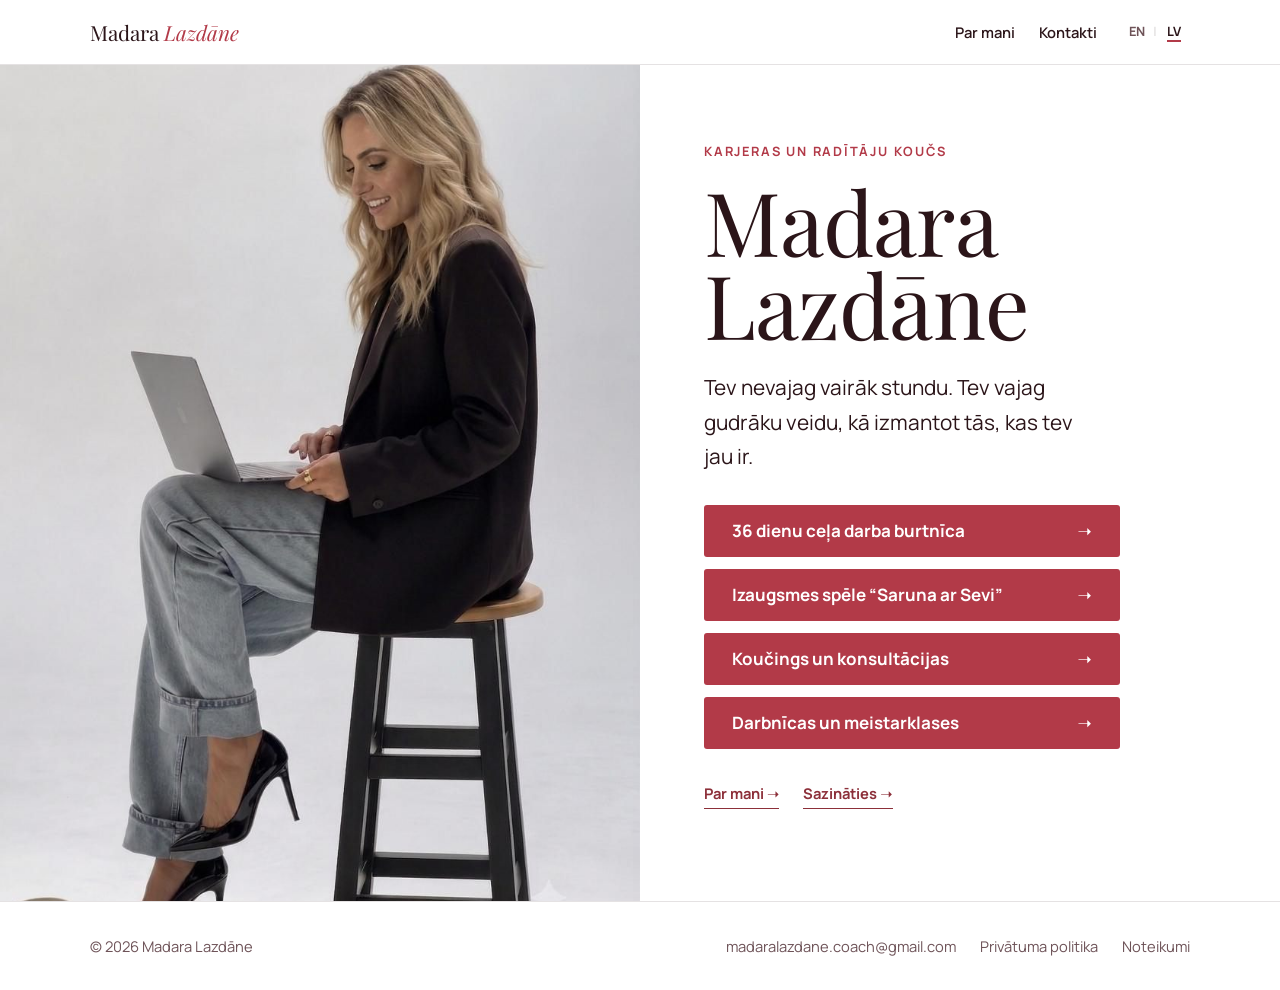
<file: index.html>
<!doctype html>
<html lang="en" data-page="home">
<head>
  <meta charset="utf-8">
  <meta name="viewport" content="width=device-width, initial-scale=1">
  <title>Madara Lazdāne — Career &amp; creator coach</title>
  <meta name="description" content="Career and creator coaching, the 36-Day Journey workbook and workshops for women building a personal brand, product or side income alongside their main job.">
  <link rel="canonical" href="https://www.example.com/">
  <link rel="alternate" hreflang="en" href="https://www.example.com/">
  <link rel="alternate" hreflang="lv" href="https://www.example.com/?lang=lv">
  <meta property="og:type" content="website">
  <meta property="og:site_name" content="Madara Lazdāne">
  <meta property="og:title" content="Madara Lazdāne — Career & creator coach">
  <meta property="og:description" content="Build a career you love. And something of your own.">
  <meta property="og:url" content="https://www.example.com/">
  <meta property="og:image" content="https://www.example.com/assets/img/og-image.png">
  <meta property="og:locale" content="en_GB">
  <meta property="og:locale:alternate" content="lv_LV">
  <meta name="twitter:card" content="summary_large_image">
  <meta name="theme-color" content="#8c2f39">
  <link rel="icon" href="assets/img/favicon.svg" type="image/svg+xml">
  <link rel="preconnect" href="https://fonts.googleapis.com">
  <link rel="preconnect" href="https://fonts.gstatic.com" crossorigin>
  <link href="https://fonts.googleapis.com/css2?family=Playfair+Display:ital,wght@0,400;0,500;1,400;1,500&family=Manrope:wght@400;500;600;700&display=swap" rel="stylesheet">
  <link rel="stylesheet" href="assets/css/styles.css">
  <script type="application/ld+json">
  {"@context":"https://schema.org","@type":"Person","name":"Madara Lazdāne","jobTitle":"Career & creator coach","url":"https://www.example.com/"}
  </script>
</head>
<body>
  <header class="site-header" data-component="header"></header>

  <main id="main">
    <section class="hub">
      <div class="hub__media">
        <figure class="media"><img src="assets/img/madara-darba.jpg" alt="Madara Lazdāne" width="841" height="1264" style="object-position:55% 30%" fetchpriority="high"></figure>
      </div>
      <div class="hub__body">
        <p class="eyebrow" data-i18n="home.role">Career &amp; creator coach</p>
        <h1 class="hub__name"><span>Madara</span><span>Lazdāne</span></h1>
        <p class="hub__line" data-i18n="home.line">You don't need more hours. You need a better way to use the hours you already have.</p>
        <ul class="offer-links">
          <li><a class="btn btn--primary" href="journey.html"><span data-i18n="home.o1">36-Day Journey workbook</span></a></li>
          <li><a class="btn btn--primary" href="cards.html"><span data-i18n="home.o2">Growth game “Saruna ar Sevi”</span></a></li>
          <li><a class="btn btn--primary" href="coaching.html"><span data-i18n="home.o3">Coaching &amp; advisory</span></a></li>
          <li><a class="btn btn--primary" href="workshops.html"><span data-i18n="home.o4">Workshops &amp; masterclasses</span></a></li>
        </ul>
        <p class="hub__more">
          <a class="text-link" href="about.html" data-i18n="home.about">About me</a>
          <a class="text-link" href="contact.html" data-i18n="home.contact">Get in touch</a>
        </p>
      </div>
    </section>
  </main>

  <footer class="site-footer" data-component="footer"></footer>

  <script src="assets/js/config.js"></script>
  <script src="assets/js/data.js"></script>
  <script src="assets/js/lv.js"></script>
  <script src="assets/js/main.js"></script>
</body>
</html>
</file>
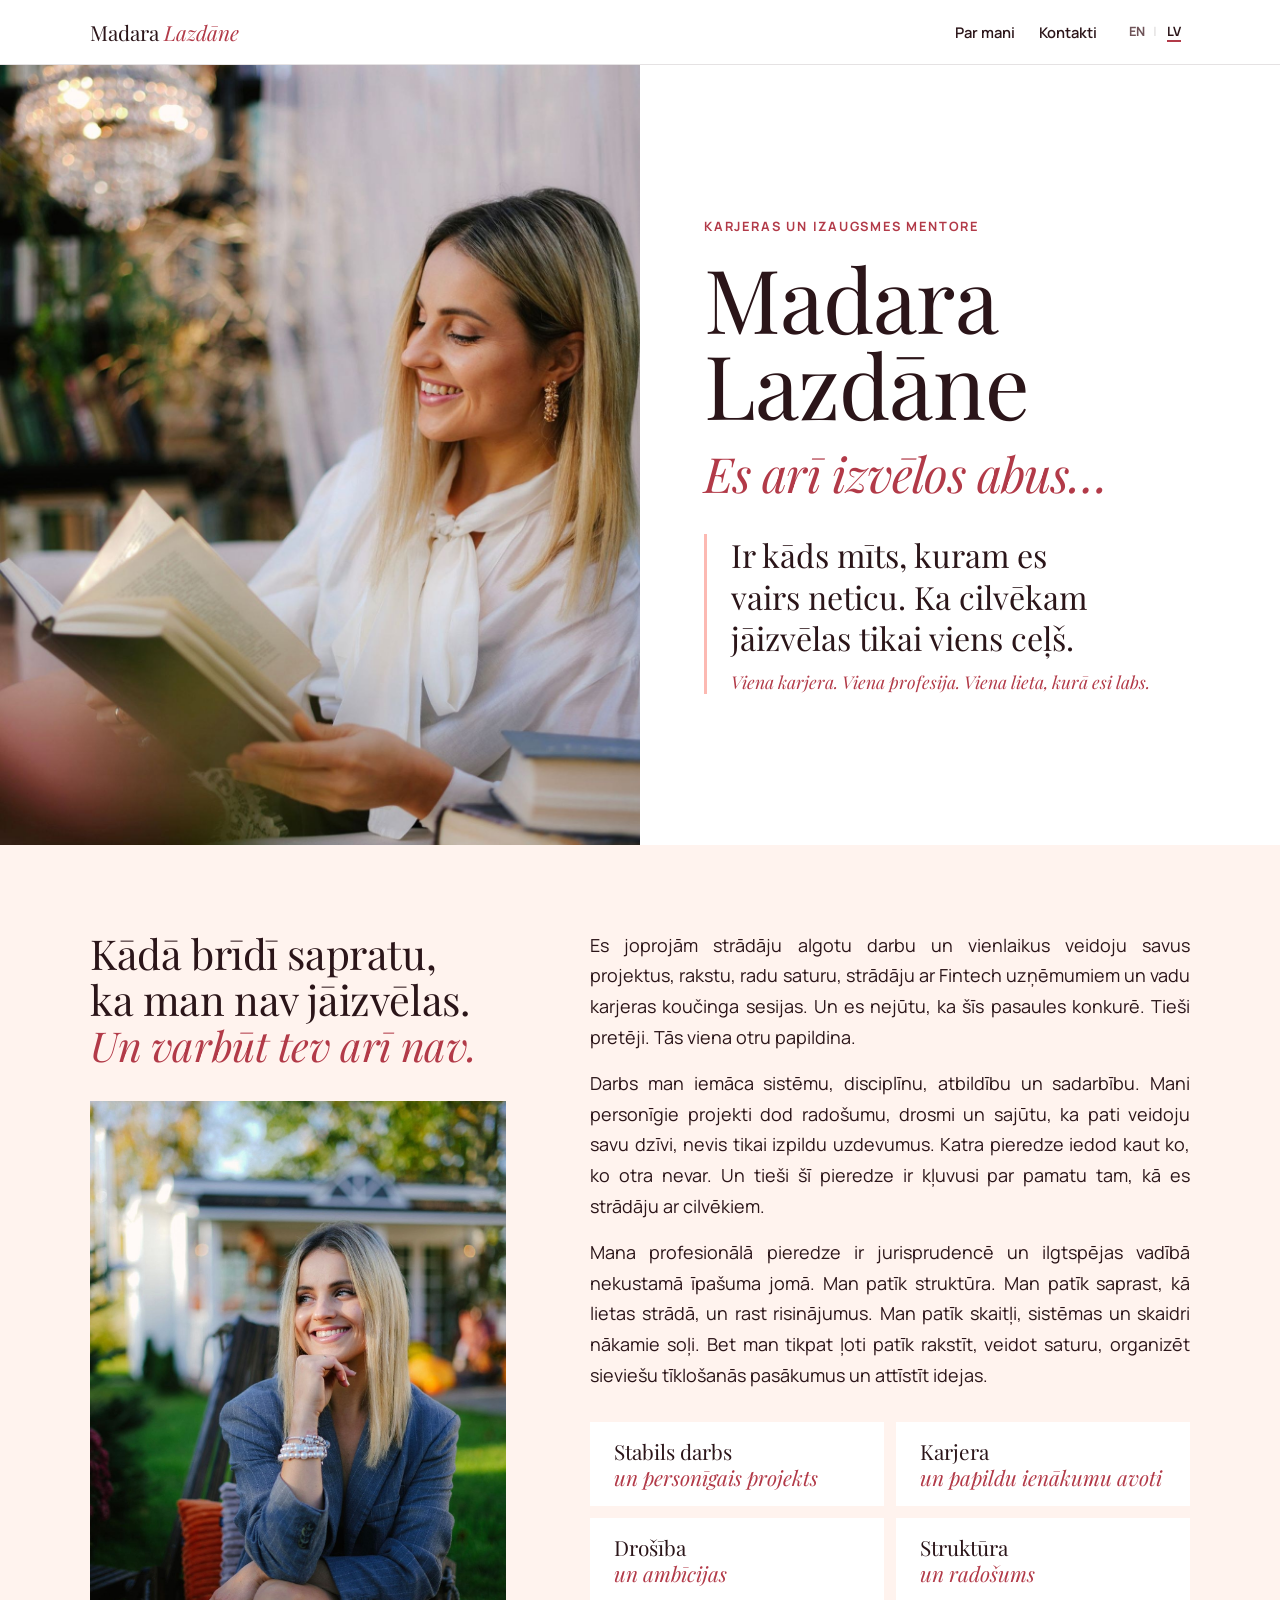
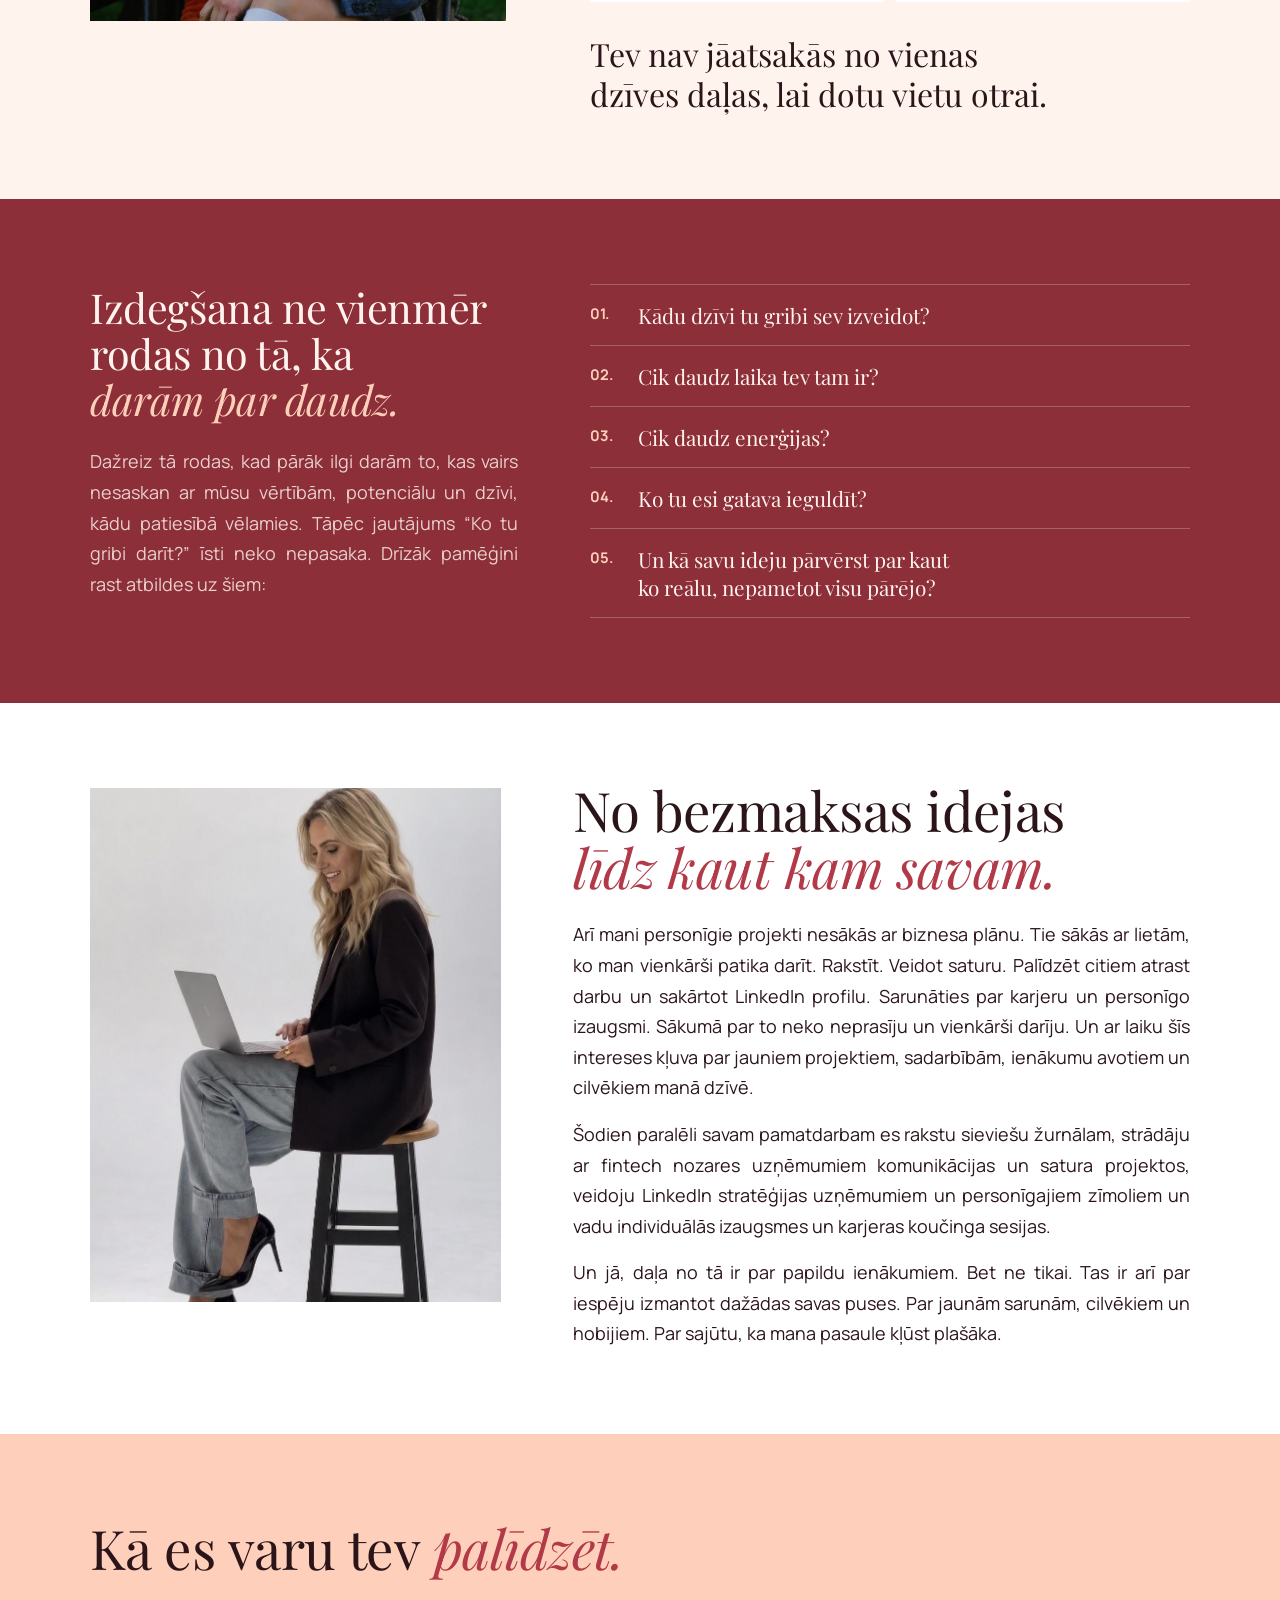
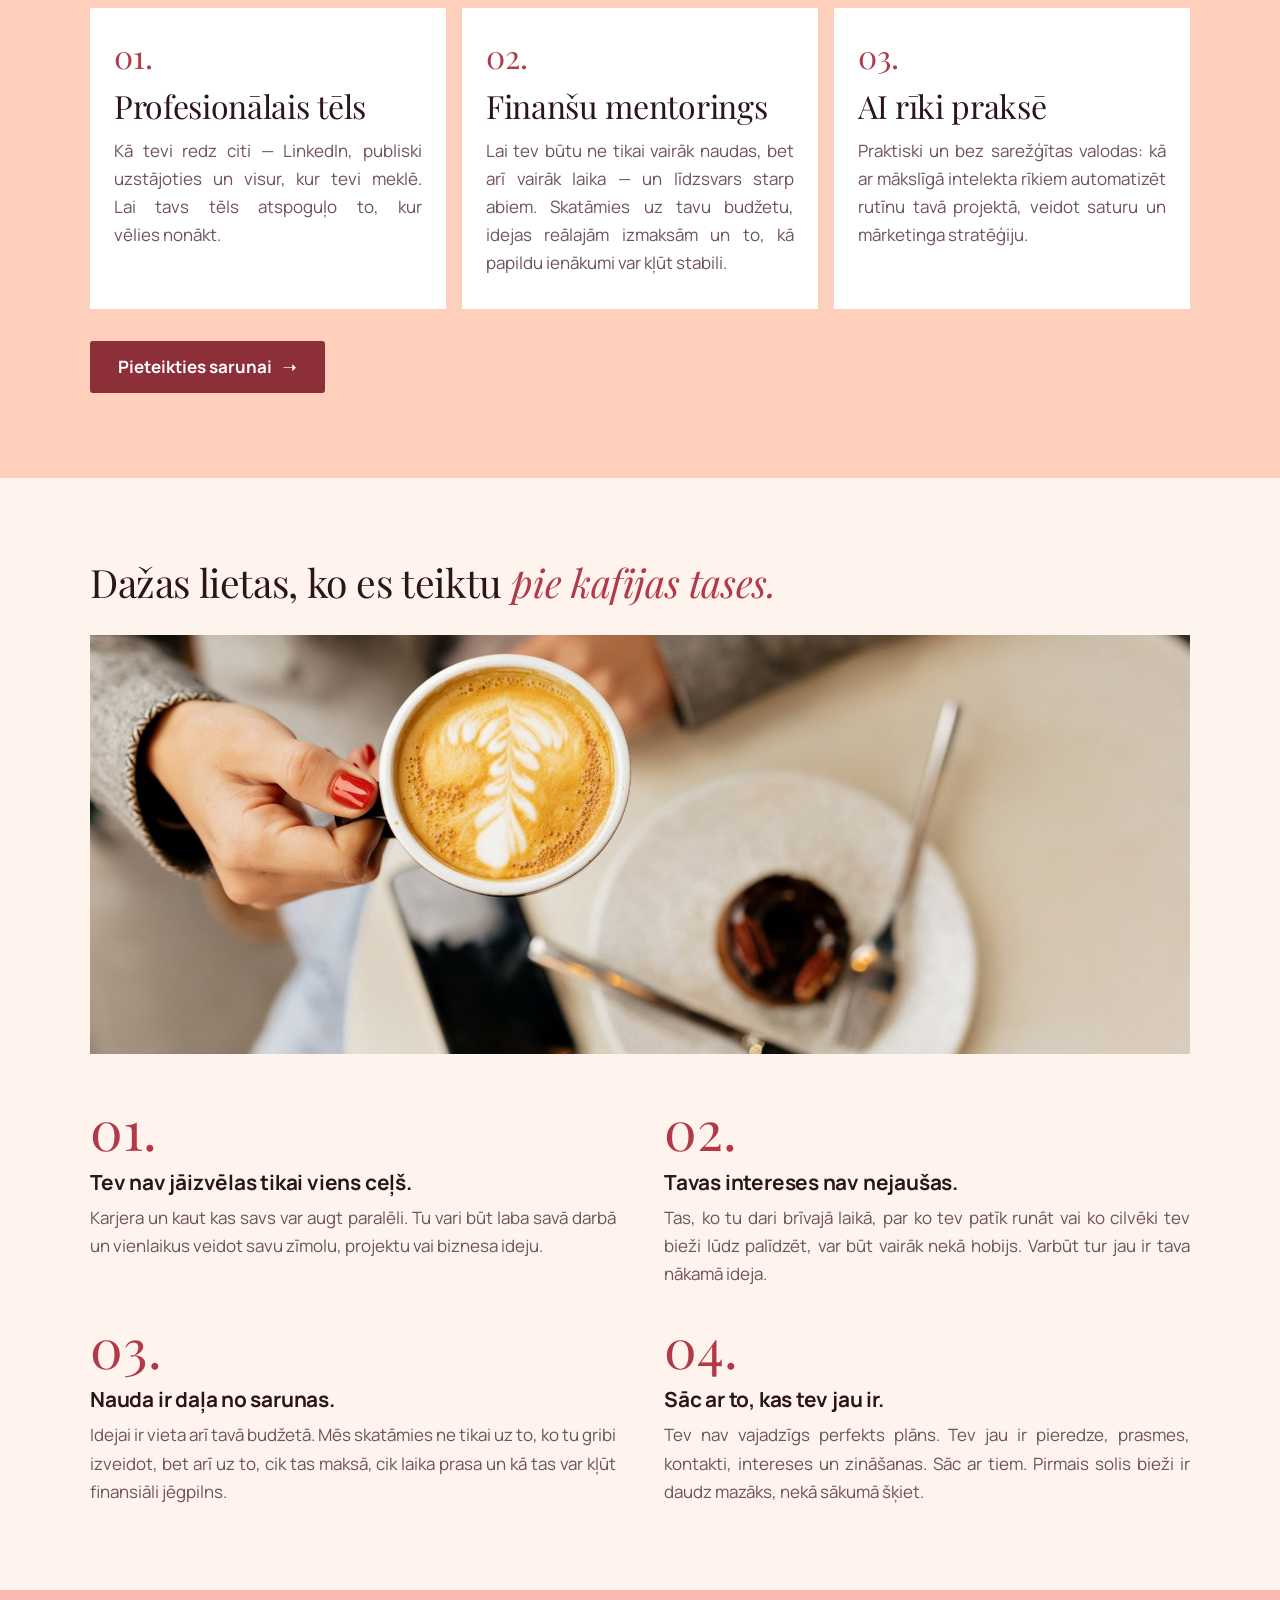
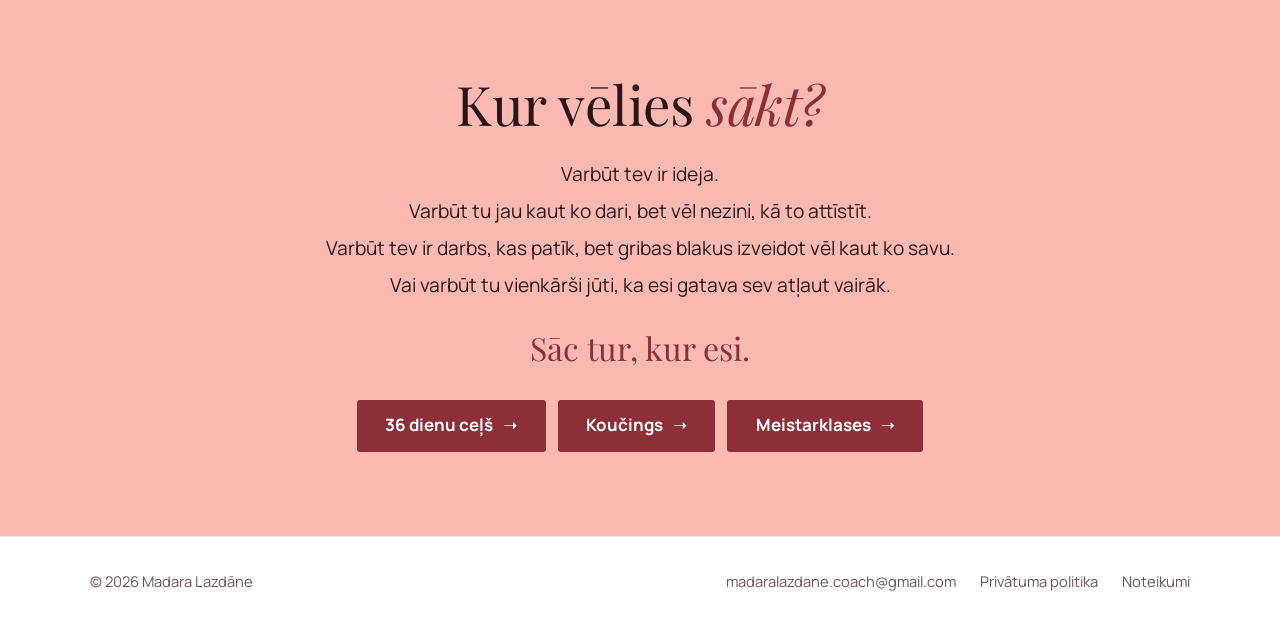
<file: about.html>
<!doctype html>
<html lang="en" data-page="about">
<head>
  <meta charset="utf-8">
  <meta name="viewport" content="width=device-width, initial-scale=1">
  <title>About Madara Lazdāne</title>
  <meta name="description" content="Career coach and creator who works a full-time job and builds her own projects alongside it — law, quality, sustainability, risk and real estate background.">
  <link rel="canonical" href="https://www.example.com/about.html">
  <meta property="og:type" content="profile">
  <meta property="og:site_name" content="Madara Lazdāne">
  <meta property="og:title" content="About Madara Lazdāne">
  <meta property="og:description" content="Hi, I'm Madara. I choose both, too.">
  <meta property="og:url" content="https://www.example.com/about.html">
  <meta property="og:image" content="https://www.example.com/assets/img/og-image.png">
  <meta name="twitter:card" content="summary_large_image">
  <meta name="theme-color" content="#8c2f39">
  <link rel="icon" href="assets/img/favicon.svg" type="image/svg+xml">
  <link rel="preconnect" href="https://fonts.googleapis.com">
  <link rel="preconnect" href="https://fonts.gstatic.com" crossorigin>
  <link href="https://fonts.googleapis.com/css2?family=Playfair+Display:ital,wght@0,400;0,500;1,400;1,500&family=Manrope:wght@400;500;600;700&display=swap" rel="stylesheet">
  <link rel="stylesheet" href="assets/css/styles.css">
</head>
<body>
  <header class="site-header" data-component="header"></header>

  <!-- English copy below is a DRAFT translation; the Latvian text in lv.js is the original. -->
  <main id="main">

    <!-- 1. Intro -->
    <section class="split">
      <div class="split__media"><figure class="media"><img src="assets/img/madara-gramata.jpg" alt="Madara Lazdāne ar grāmatu" width="1333" height="2000" style="object-position:65% 45%" fetchpriority="high"></figure></div>
      <div class="split__body">
        <p class="eyebrow" data-i18n="about.eyebrow">Career &amp; growth mentor</p>
        <h1 data-i18n="ab.title">Madara Lazdāne <em class="h1-sub">I choose both, too…</em></h1>
        <div class="about-quote">
          <p data-i18n="ab.myth">There's a myth I no longer believe. That a person has to choose just one path.</p>
          <p class="about-quote__sub" data-i18n="ab.myth2">One career. One profession. One thing you're good at.</p>
        </div>
      </div>
    </section>

    <!-- 2. Both worlds -->
    <section class="section section--paper2">
      <div class="container grid grid--split">
        <div class="side-media">
          <h2 data-i18n="ab.choose.title">At some point I realised I don't have to choose. <em class="h-line">And maybe you don't either.</em></h2>
          <figure class="media" style="--ratio:4/5"><img src="assets/img/madara-darzs.jpg" alt="Madara Lazdāne" width="1333" height="2000" style="object-position:55% 40%" loading="lazy" decoding="async"></figure>
        </div>
        <div class="prose prose--justify">
          <p data-i18n="ab.both.p1">I still work a salaried job, and at the same time I build my own projects, write, create content, work with Fintech companies and run career coaching sessions. And I don't feel that these worlds compete. Quite the opposite. They complement each other.</p>
          <p data-i18n="ab.both.p2">My job teaches me system, discipline, responsibility and collaboration. My personal projects give me creativity, courage and the feeling that I'm shaping my own life rather than just completing tasks. Each experience gives me something the other can't. And this experience has become the foundation of how I work with people.</p>
          <p data-i18n="ab.choose.p1">My professional background is in law and sustainability management in real estate. I like structure. I like understanding how things work and finding solutions. I like numbers, systems and clear next steps. But I love writing just as much — creating content, organising women's networking events and developing ideas.</p>
          <ul class="pairs">
            <li data-i18n="ab.pair1">A stable job <em>and a personal project</em></li>
            <li data-i18n="ab.pair2">A career <em>and additional income streams</em></li>
            <li data-i18n="ab.pair3">Security <em>and ambition</em></li>
            <li data-i18n="ab.pair4">Structure <em>and creativity</em></li>
          </ul>
          <p class="pull-line pull-line--sm" data-i18n="ab.choose.close">You don't have to give up one part of your life to make room for another.</p>
        </div>
      </div>
    </section>

    <!-- 4. Why I believe it -->
    <section class="section section--dark">
      <div class="container grid grid--split">
        <div>
          <h2 data-i18n="ab.why.title">Burnout doesn't always come from <em>doing too much.</em></h2>
          <p class="muted text-justify" data-i18n="ab.why.p1">Sometimes it comes from doing, for too long, what no longer fits our values, our potential and the life we actually want. That's why the question "What do you want to do?" doesn't really tell you much. Try finding answers to these instead:</p>
        </div>
        <ol class="questions">
          <li data-i18n="ab.q1">What kind of life do you want to build for yourself?</li>
          <li data-i18n="ab.q2">How much time do you have for it?</li>
          <li data-i18n="ab.q3">How much energy?</li>
          <li data-i18n="ab.q4">What are you ready to invest?</li>
          <li data-i18n="ab.q5">And how do you turn your idea into something real without leaving everything else behind?</li>
        </ol>
      </div>
    </section>

    <!-- 5. From free idea to something of my own -->
    <section class="section">
      <div class="container about-block">
        <figure class="media" style="--ratio:4/5"><img src="assets/img/madara-darba.jpg" alt="Madara strādā pie datora" width="841" height="1264" style="object-position:55% 25%" loading="lazy" decoding="async"></figure>
        <div class="prose prose--justify">
          <h2 data-i18n="ab.free.title">From a free idea <em class="h-line">to something of my own.</em></h2>
          <p data-i18n="ab.free.p1">My personal projects didn't start with a business plan either. They started with things I simply enjoyed doing. Writing. Creating content. Helping others find a job and sort out their LinkedIn profile. Talking about careers and personal growth. At first I didn't charge for any of it — I just did it. And over time these interests turned into new projects, collaborations, income streams and people in my life.</p>
          <p data-i18n="ab.free.p2">Today, alongside my main job, I write for a women's magazine, work with companies in the fintech industry on communication and content projects, build LinkedIn strategies for companies and personal brands, and run individual growth and career coaching sessions.</p>
          <p data-i18n="ab.free.p3">And yes, part of it is about extra income. But not only. It's also about getting to use different sides of myself. About new conversations, people and hobbies. About the feeling that my world is getting bigger.</p>
        </div>
      </div>
    </section>

    <!-- 6. How I can help -->
    <section class="section section--plum">
      <div class="container">
        <div class="section-head section-head--wide">
          <h2 data-i18n="ab.help.title">How I can <em>help you.</em></h2>
        </div>
        <ol class="help-cards">
          <li class="help-card">
            <span class="help-card__num">01.</span>
            <h3 data-i18n="ab.h1.t">Professional image</h3>
            <p data-i18n="ab.h1.d">How others see you — on LinkedIn, when speaking in public and wherever people look you up. So that your image reflects where you want to get to.</p>
          </li>
          <li class="help-card">
            <span class="help-card__num">02.</span>
            <h3 data-i18n="ab.h2.t">Financial mentoring</h3>
            <p data-i18n="ab.h2.d">So that you have not only more money, but also more time — and a balance between the two. We look at your budget, the real cost of your idea and how extra income can become steady.</p>
          </li>
          <li class="help-card">
            <span class="help-card__num">03.</span>
            <h3 data-i18n="ab.h3.t">AI tools in practice</h3>
            <p data-i18n="ab.h3.d">Practical and jargon-free: how to use AI tools to automate the routine in your project, and create content and a marketing strategy.</p>
          </li>
        </ol>
        <div class="help-cta"><a class="btn btn--dark" href="coaching.html" data-i18n="ab.help.cta">Book a conversation</a></div>
      </div>
    </section>

    <!-- 7. Over coffee -->
    <section class="section section--paper2">
      <div class="container">
        <div class="section-head section-head--wide">
          <h2 class="h2--oneline" data-i18n="ab.coffee.title">A few things I'd say <em>over a cup of coffee.</em></h2>
        </div>
        <figure class="media banner"><img src="assets/img/kafija.jpg" alt="Kafijas tase uz galda" width="1800" height="1200" style="object-position:40% 38%" loading="lazy" decoding="async"></figure>
        <ol class="outcomes">
          <li class="outcome"><span class="outcome__num">01.</span><h3 data-i18n="ab.c1.t">You don't have to choose just one path.</h3><p data-i18n="ab.c1.d">A career and something of your own can grow in parallel. You can be good at your job and at the same time build your brand, project or business idea.</p></li>
          <li class="outcome"><span class="outcome__num">02.</span><h3 data-i18n="ab.c2.t">Your interests aren't random.</h3><p data-i18n="ab.c2.d">What you do in your free time, what you love talking about, or what people often ask you to help with can be more than a hobby. Maybe your next idea is already there.</p></li>
          <li class="outcome"><span class="outcome__num">03.</span><h3 data-i18n="ab.c3.t">Money is part of the conversation.</h3><p data-i18n="ab.c3.d">Your idea has a place in your budget too. We look not only at what you want to create, but also at what it costs, how much time it takes and how it can become financially meaningful.</p></li>
          <li class="outcome"><span class="outcome__num">04.</span><h3 data-i18n="ab.c4.t">Start with what you already have.</h3><p data-i18n="ab.c4.d">You don't need a perfect plan. You already have experience, skills, contacts, interests and knowledge. Start with those. The first step is often much smaller than it seems at first.</p></li>
        </ol>
      </div>
    </section>

    <!-- 7. Where to start -->
    <section class="cta-band">
      <div class="container cta-band__inner">
        <h2 data-i18n="ab.start.title">Where would you like <em>to start?</em></h2>
        <ul class="maybe">
          <li data-i18n="ab.m1">Maybe you have an idea.</li>
          <li data-i18n="ab.m2">Maybe you're already doing something, but don't yet know how to grow it.</li>
          <li data-i18n="ab.m3">Maybe you have a job you like, but want to build something of your own alongside it.</li>
          <li data-i18n="ab.m4">Or maybe you simply feel ready to allow yourself more.</li>
        </ul>
        <p class="pull-line pull-line--sm" data-i18n="ab.start.line">Start where you are.</p>
        <div class="btn-row">
          <a class="btn btn--dark" href="journey.html" data-i18n="ab.b1">36-Day Journey</a>
          <a class="btn btn--dark" href="coaching.html" data-i18n="ab.b2">Coaching</a>
          <a class="btn btn--dark" href="workshops.html" data-i18n="ab.b3">Masterclasses</a>
        </div>
      </div>
    </section>
  </main>

  <footer class="site-footer" data-component="footer"></footer>

  <script src="assets/js/config.js"></script>
  <script src="assets/js/data.js"></script>
  <script src="assets/js/lv.js"></script>
  <script src="assets/js/main.js"></script>
</body>
</html>
</file>
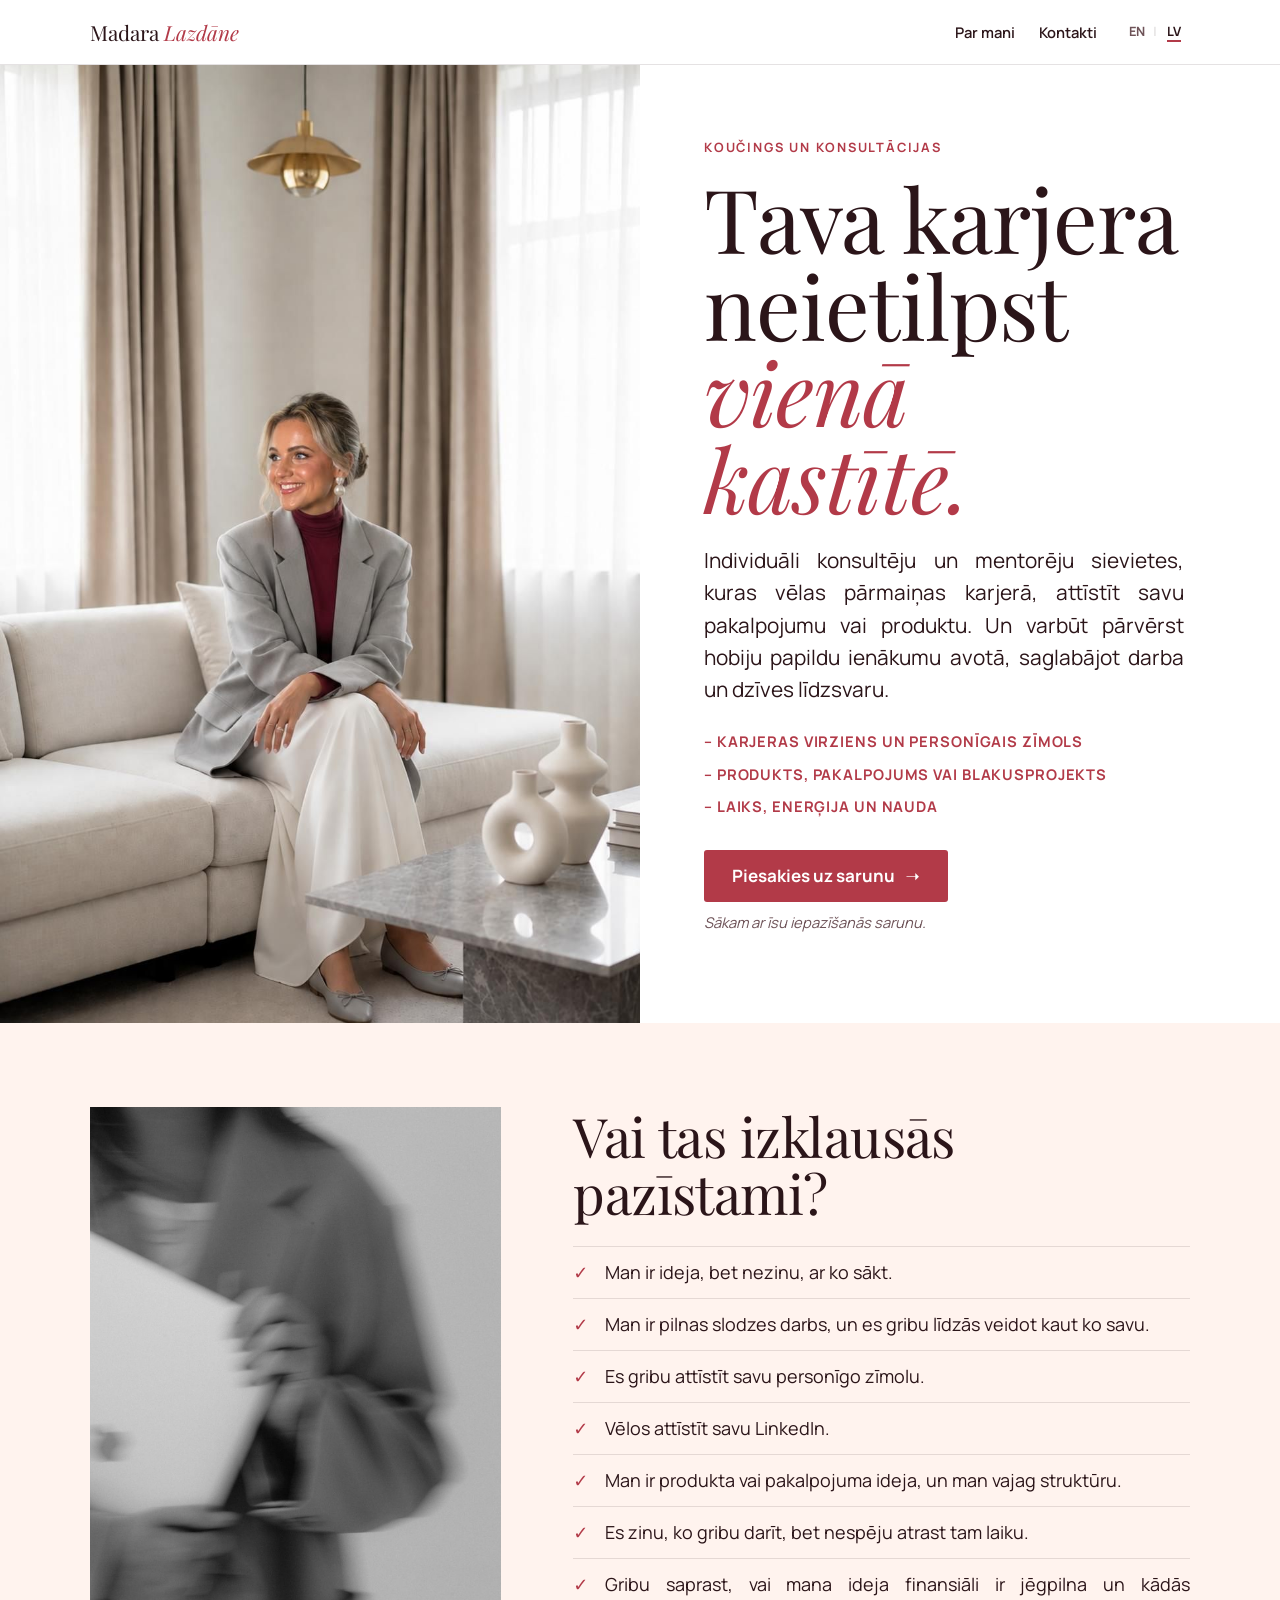
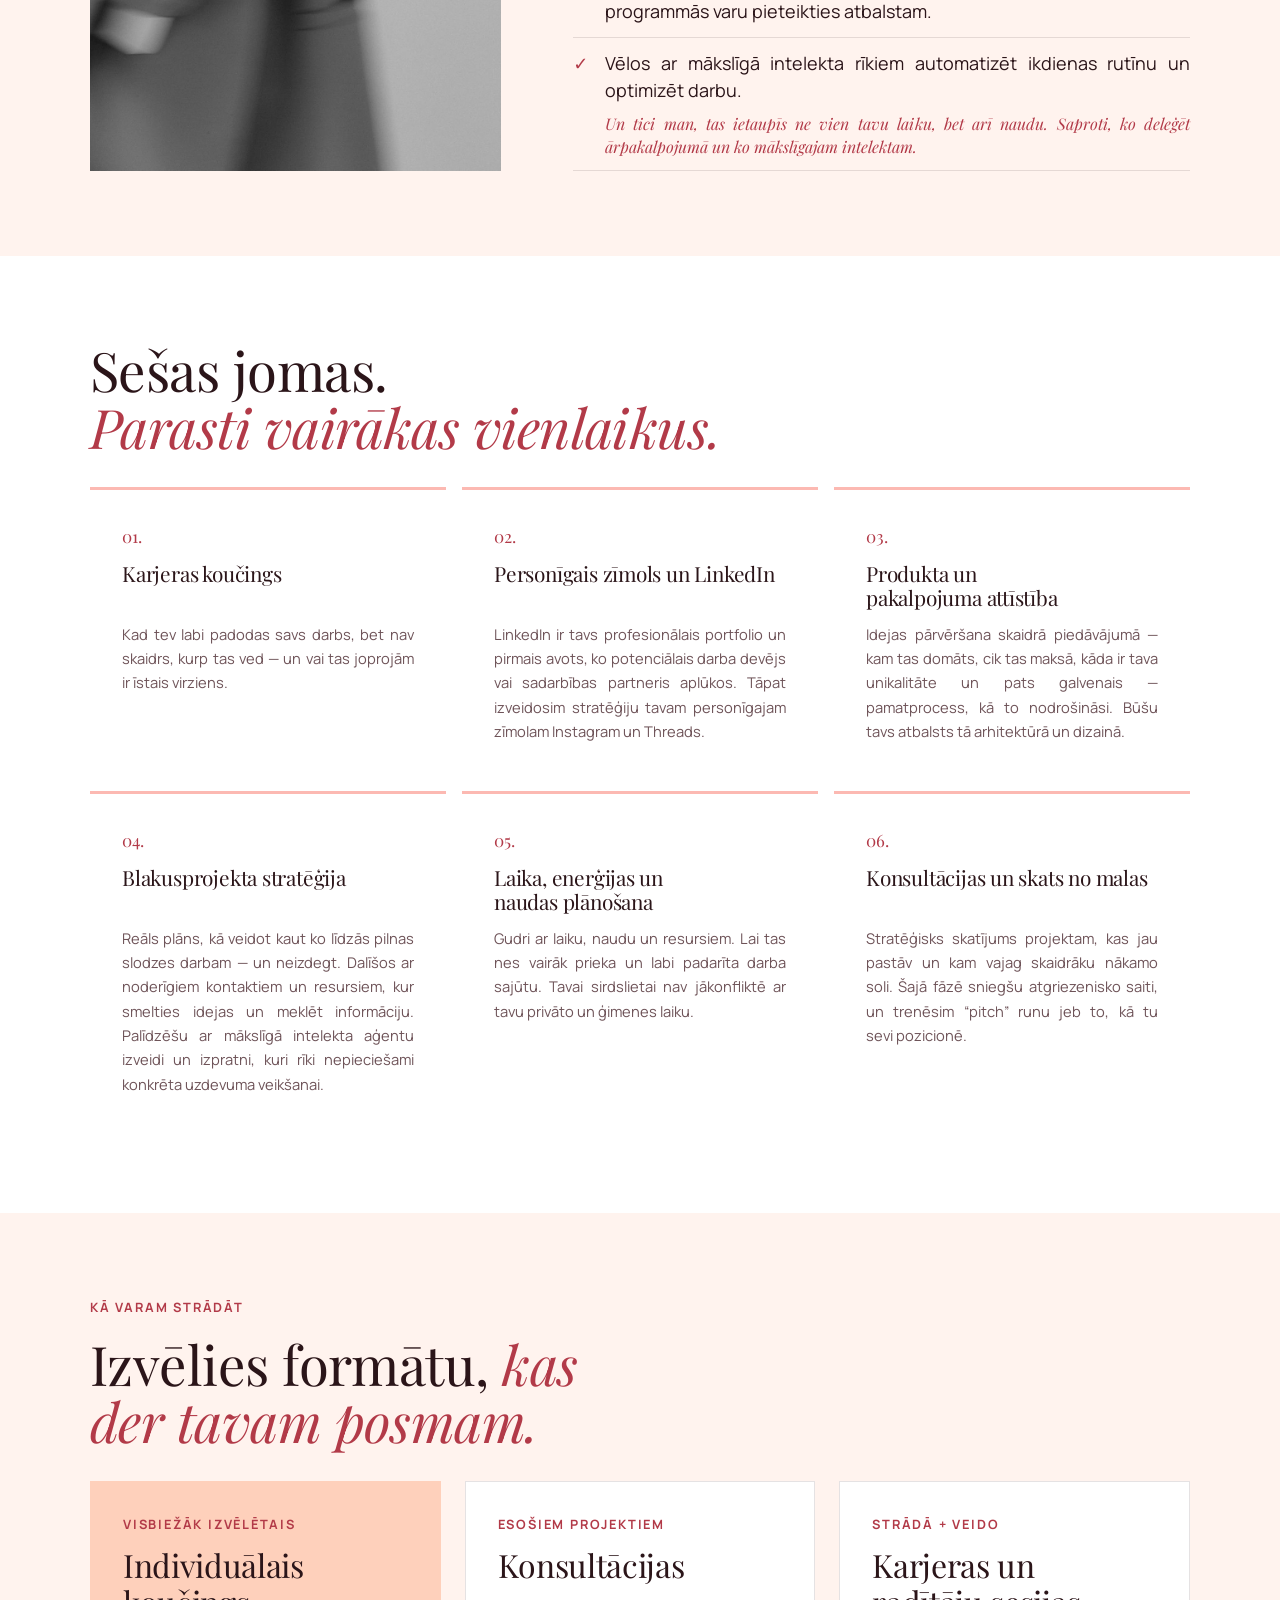
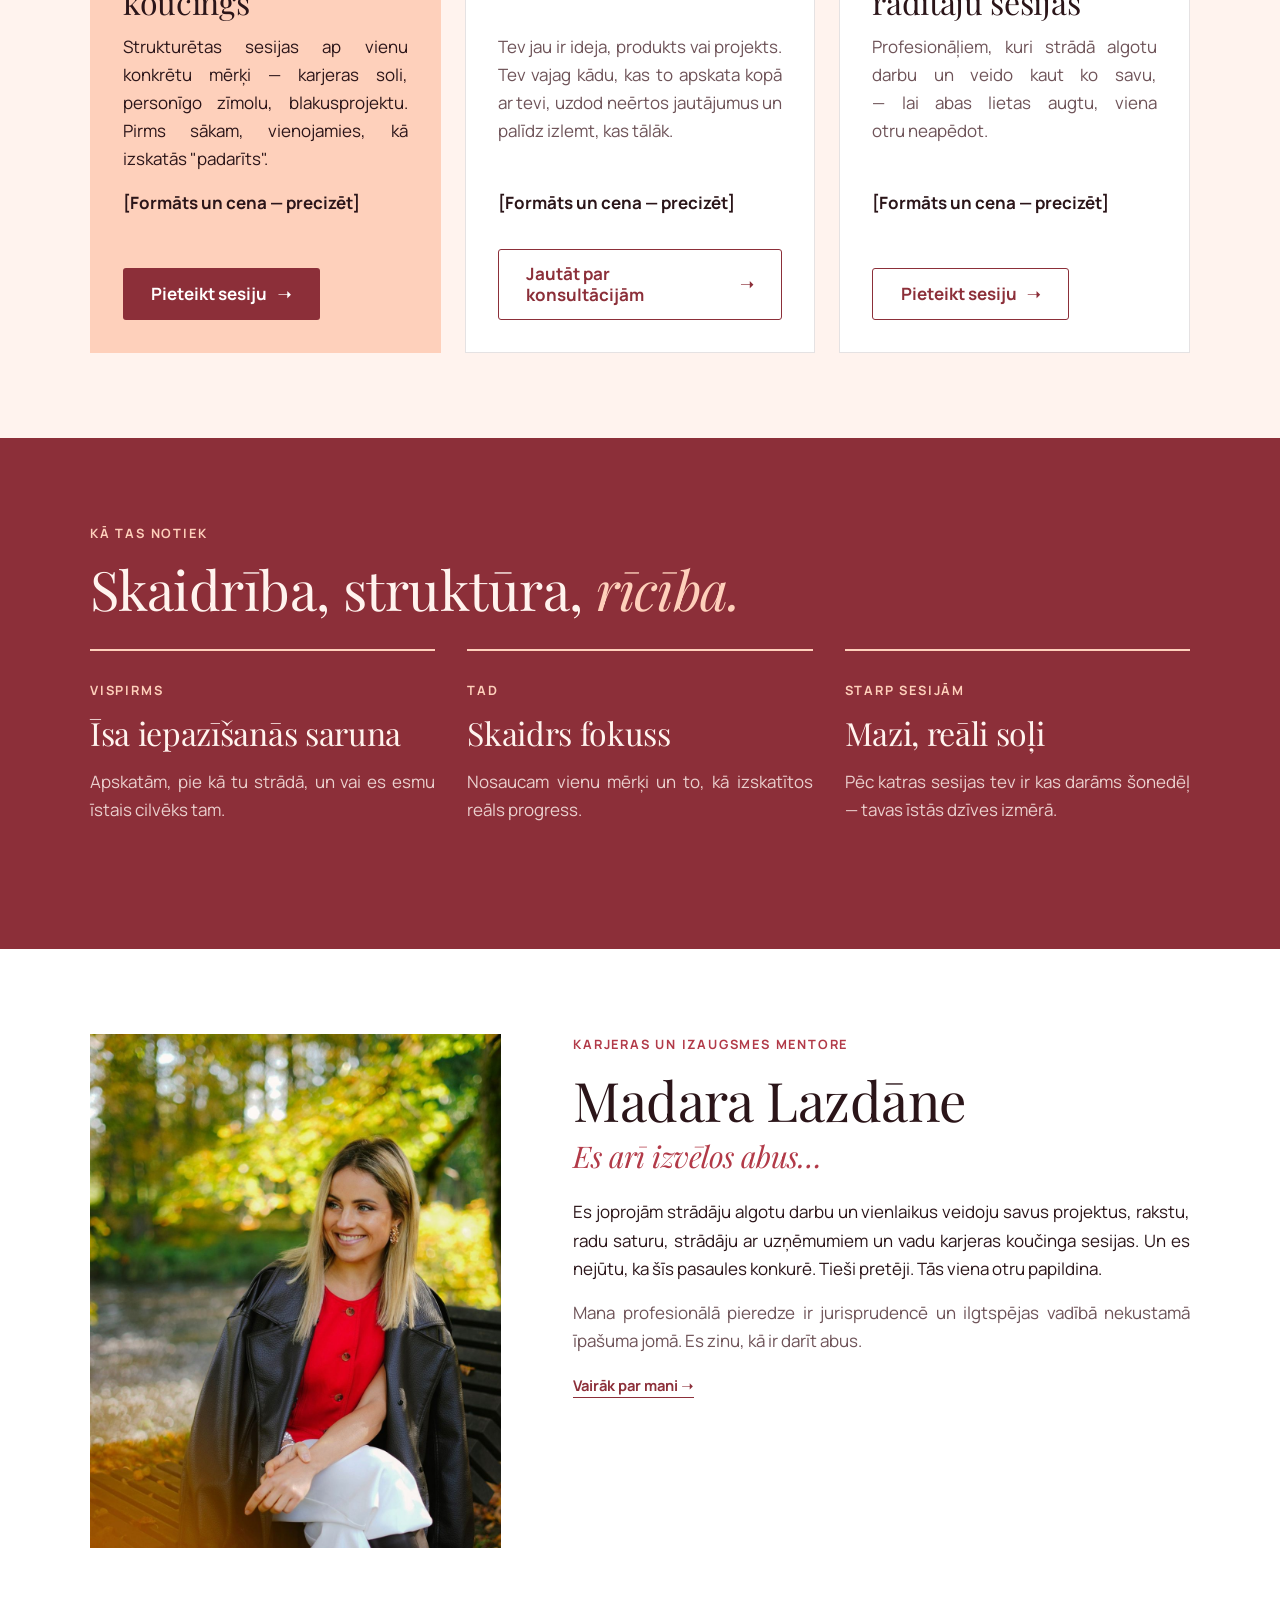
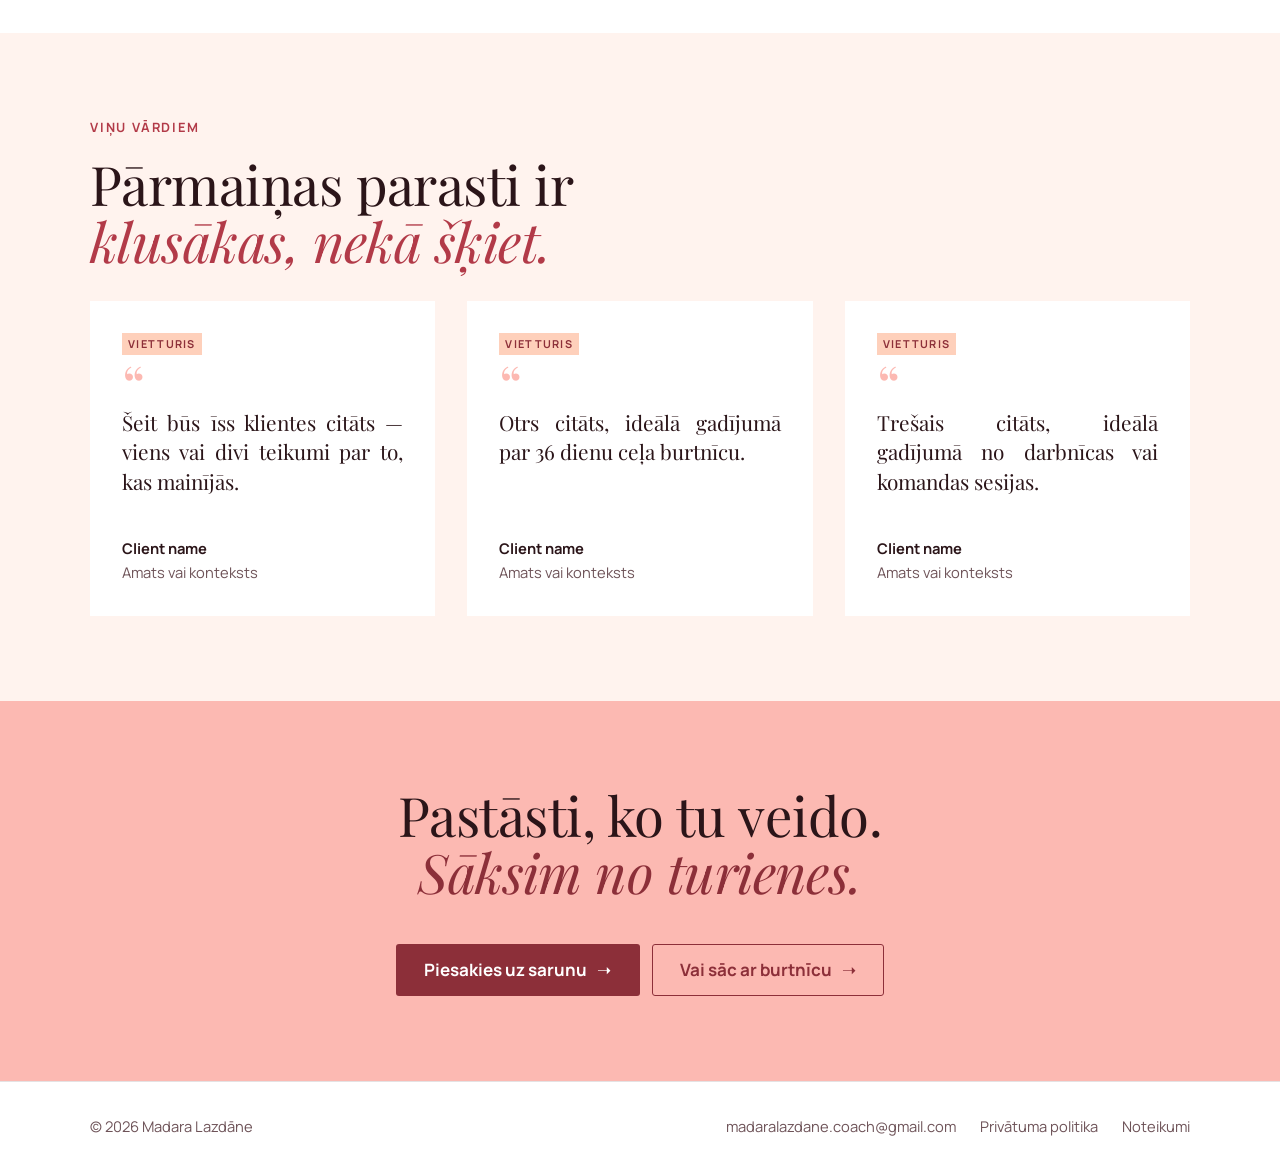
<file: coaching.html>
<!doctype html>
<html lang="en" data-page="coaching">
<head>
  <meta charset="utf-8">
  <meta name="viewport" content="width=device-width, initial-scale=1">
  <title>Coaching &amp; Advisory | Madara Lazdāne</title>
  <meta name="description" content="1:1 career coaching, personal brand and LinkedIn, product and service development, side project strategy and time, energy and money planning.">
  <link rel="canonical" href="https://www.example.com/coaching.html">
  <meta property="og:type" content="website">
  <meta property="og:site_name" content="Madara Lazdāne">
  <meta property="og:title" content="Coaching & Advisory — Madara Lazdāne">
  <meta property="og:description" content="Your career does not have to fit into one box.">
  <meta property="og:url" content="https://www.example.com/coaching.html">
  <meta property="og:image" content="https://www.example.com/assets/img/og-image.png">
  <meta name="twitter:card" content="summary_large_image">
  <meta name="theme-color" content="#8c2f39">
  <link rel="icon" href="assets/img/favicon.svg" type="image/svg+xml">
  <link rel="preconnect" href="https://fonts.googleapis.com">
  <link rel="preconnect" href="https://fonts.gstatic.com" crossorigin>
  <link href="https://fonts.googleapis.com/css2?family=Playfair+Display:ital,wght@0,400;0,500;1,400;1,500&family=Manrope:wght@400;500;600;700&display=swap" rel="stylesheet">
  <link rel="stylesheet" href="assets/css/styles.css">
</head>
<body>
  <header class="site-header" data-component="header"></header>

  <main id="main">
    <section class="split">
      <div class="split__media"><figure class="media"><img src="assets/img/madara-portrets.jpg" alt="Madara Lazdāne" width="971" height="1600" style="object-position:45% 45%" fetchpriority="high"></figure></div>
      <div class="split__body">
        <p class="eyebrow" data-i18n="coach.eyebrow">Coaching &amp; advisory</p>
        <h1 data-i18n="coach.title">Your career doesn't fit into <em>one box.</em></h1>
        <p class="lead text-justify" data-i18n="coach.lead">I offer 1:1 consulting and mentoring for women who want a change in their career or to develop their service or product. And maybe to turn a hobby into an additional income stream — while keeping a healthy work-life balance.</p>
        <ul class="caps-list">
          <li data-i18n="coach.h1">Career direction &amp; personal brand</li>
          <li data-i18n="coach.h2">Product, service or side project</li>
          <li data-i18n="coach.h3">Time, energy &amp; money</li>
        </ul>
        <div><a class="btn btn--primary" data-href="booking" href="contact.html?topic=coaching" data-i18n="coach.cta">Book a conversation</a></div>
        <p class="btn-note" data-i18n="coach.note">Starts with a short intro conversation.</p>
      </div>
    </section>

    <section class="section section--paper2">
      <div class="container about-block about-block--stretch">
        <figure class="media" style="--ratio:4/5"><img src="assets/img/madara-kustiba.jpg" alt="Madara ar datoru kustībā" width="1066" height="1600" style="object-position:40% 45%" loading="lazy" decoding="async"></figure>
        <div>
          <h2 data-i18n="coach.sound.title">Does this sound familiar?</h2>
          <ul class="voice-list">
            <li data-i18n="voice.1">I have an idea, but I don't know where to start.</li>
            <li data-i18n="voice.2">I have a full-time job and want to build something alongside it.</li>
            <li data-i18n="voice.3">I want to develop my personal brand.</li>
            <li data-i18n="voice.4">I want to develop my LinkedIn.</li>
            <li data-i18n="voice.5">I have a product or service idea and need structure.</li>
            <li data-i18n="voice.6">I know what I want to do, but I struggle to make time for it.</li>
            <li data-i18n="voice.7">I want to understand whether my idea makes financial sense and which support programmes I can apply to.</li>
            <li><span data-i18n="voice.8">I want to use AI tools to automate my daily routine and optimise my work.</span>
              <small class="voice-note" data-i18n="voice.8note">And trust me, it will save you not only time but money too. Work out what to outsource and what to hand over to AI.</small></li>
          </ul>        </div>
      </div>
    </section>

    <section class="section">
      <div class="container">
        <div class="section-head">
          <h2 data-i18n="coach.areas.title">Six areas. <em class="h-line">Usually more than one at once.</em></h2>
        </div>
        <div class="service-grid" data-render="services"></div>
      </div>
    </section>

    <section class="section section--paper2">
      <div class="container">
        <div class="section-head">
          <p class="eyebrow" data-i18n="coach.formats.eyebrow">How we can work</p>
          <h2 data-i18n="coach.formats.title">Pick the format <em>that fits where you are.</em></h2>
        </div>
        <div class="formats">
          <article class="format format--featured">
            <span class="format__kicker" data-i18n="coach.f1.k">Most chosen</span>
            <h3 data-i18n="coach.f1.t">1:1 Coaching</h3>
            <p data-i18n="coach.f1.d">Structured sessions around one specific goal — a career move, a personal brand, a side project. We agree what "done" looks like before we start.</p>
            <p><strong data-i18n="coach.f1.p">[Format &amp; price — to confirm]</strong></p>
            <a class="btn btn--dark" data-href="booking" href="contact.html?topic=coaching" data-i18n="coach.book">Book a session</a>
          </article>
          <article class="format">
            <span class="format__kicker" data-i18n="coach.f2.k">For existing projects</span>
            <h3 data-i18n="coach.f2.t">Advisory</h3>
            <p class="muted" data-i18n="coach.f2.d">You already have the idea, product or project. You need someone to look at it with you, ask the uncomfortable questions and help you decide what's next.</p>
            <p><strong data-i18n="coach.f2.p">[Format &amp; price — to confirm]</strong></p>
            <a class="btn btn--ghost" href="contact.html?topic=advisory" data-i18n="coach.ask">Ask about advisory</a>
          </article>
          <article class="format">
            <span class="format__kicker" data-i18n="coach.f3.k">Employed + building</span>
            <h3 data-i18n="coach.f3.t">Career &amp; Creator Sessions</h3>
            <p class="muted" data-i18n="coach.f3.d">For professionals holding a job and building something of their own — working out how both can grow without one eating the other.</p>
            <p><strong data-i18n="coach.f3.p">[Format &amp; price — to confirm]</strong></p>
            <a class="btn btn--ghost" data-href="booking" href="contact.html?topic=coaching" data-i18n="coach.book">Book a session</a>
          </article>
        </div>
      </div>
    </section>

    <section class="section section--dark">
      <div class="container">
        <div class="section-head">
          <p class="eyebrow" data-i18n="coach.how.eyebrow">How it works</p>
          <h2 data-i18n="coach.how.title">Clarity, structure, <em>action.</em></h2>
        </div>
        <ol class="steps">
          <li><span class="steps__label" data-i18n="coach.s1.l">First</span><h3 data-i18n="coach.s1.t">A short intro conversation</h3><p class="muted" data-i18n="coach.s1.d">We see what you're working on and whether I'm the right person for it.</p></li>
          <li><span class="steps__label" data-i18n="coach.s2.l">Then</span><h3 data-i18n="coach.s2.t">A clear focus</h3><p class="muted" data-i18n="coach.s2.d">We name one goal and what progress on it would actually look like.</p></li>
          <li><span class="steps__label" data-i18n="coach.s3.l">Between sessions</span><h3 data-i18n="coach.s3.t">Small, real steps</h3><p class="muted" data-i18n="coach.s3.d">You leave each session with something to do this week, sized to your actual life.</p></li>
        </ol>
      </div>
    </section>

    <div data-render="about"></div>

    <section class="section section--paper2">
      <div class="container">
        <div class="section-head"><p class="eyebrow" data-i18n="t.eyebrow">In their words</p>
          <h2 data-i18n="t.title">What changes is usually <em>quieter than you'd think.</em></h2></div>
        <div class="testimonials" data-render="testimonials"></div>
      </div>
    </section>

    <section class="cta-band">
      <div class="container cta-band__inner">
        <h2 data-i18n="coach.cta.title">Tell me what you're building. <em>We'll start there.</em></h2>
        <div class="btn-row">
          <a class="btn btn--dark" data-href="booking" href="contact.html?topic=coaching" data-i18n="coach.cta">Book a conversation</a>
          <a class="btn btn--ghost" href="journey.html" data-i18n="coach.cta.alt">Or start with the workbook</a>
        </div>
      </div>
    </section>
  </main>

  <footer class="site-footer" data-component="footer"></footer>

  <script src="assets/js/config.js"></script>
  <script src="assets/js/data.js"></script>
  <script src="assets/js/lv.js"></script>
  <script src="assets/js/main.js"></script>
</body>
</html>
</file>
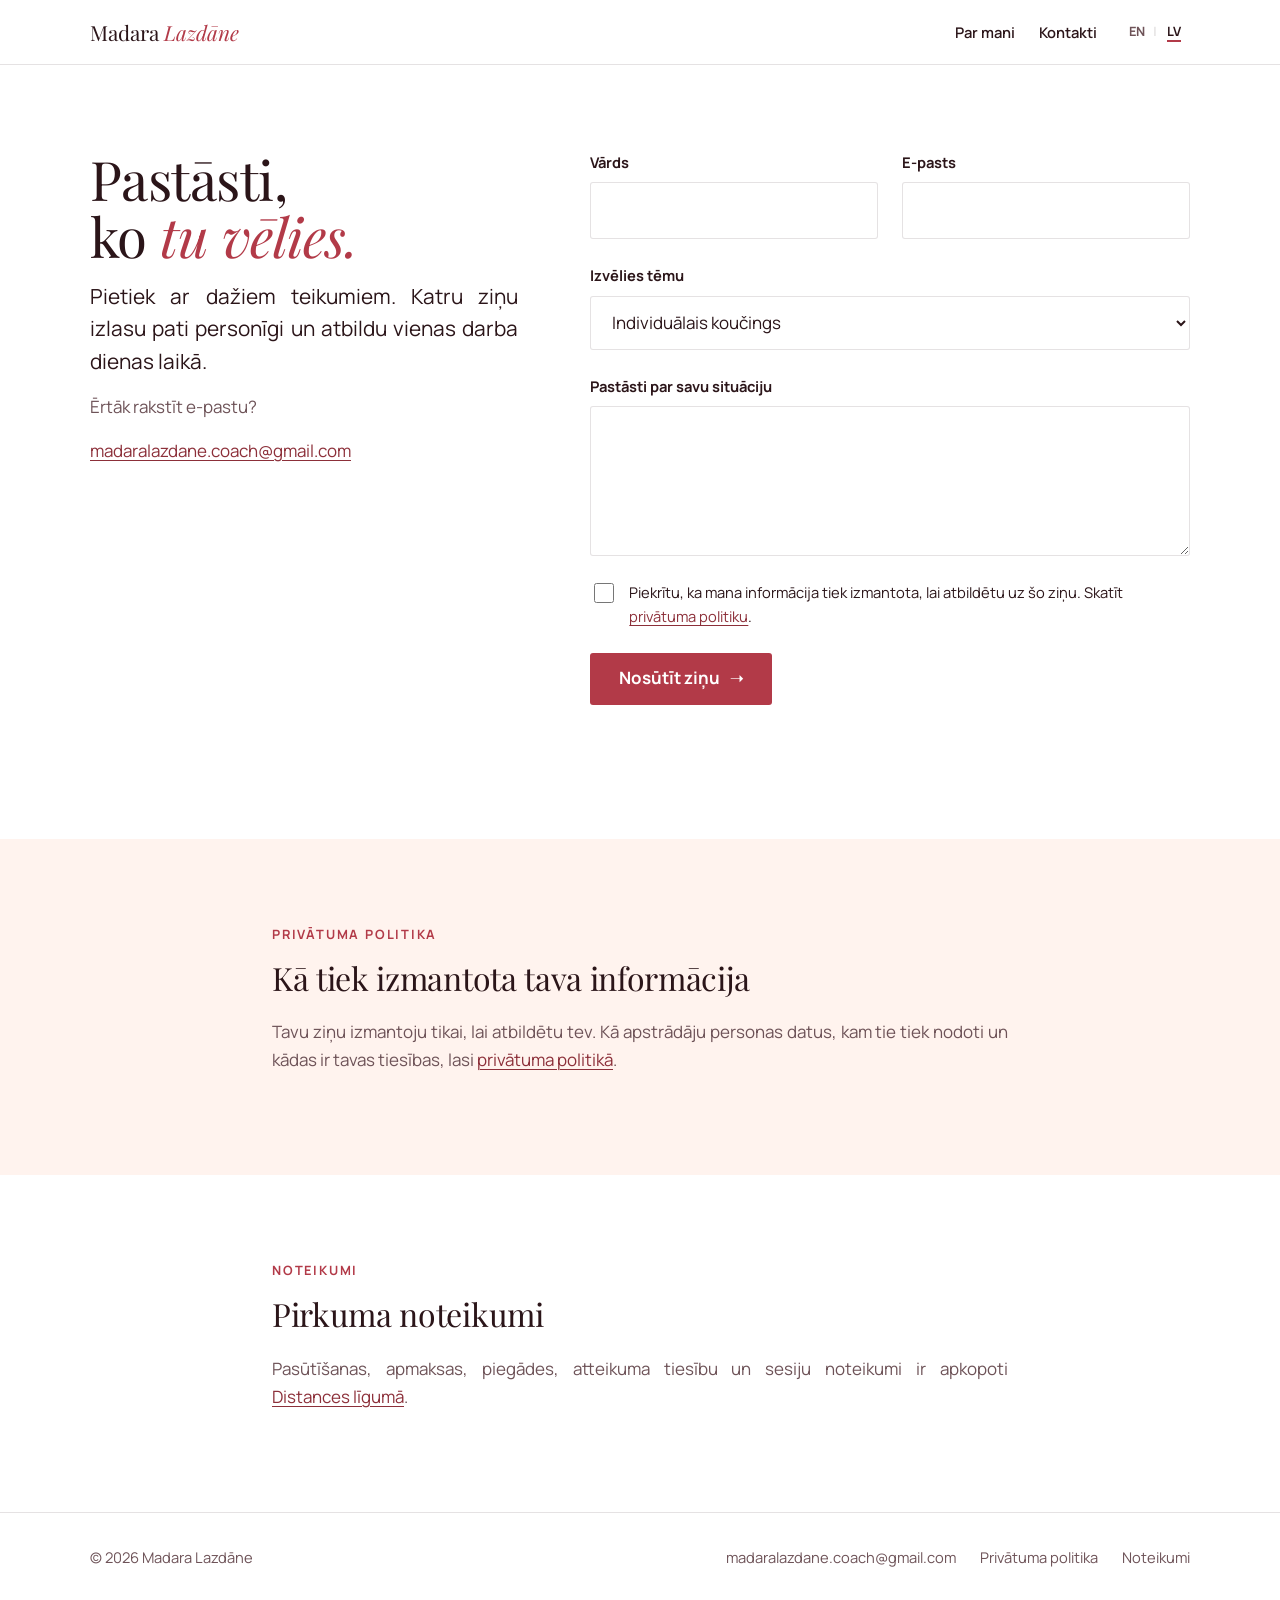
<file: contact.html>
<!doctype html>
<html lang="en" data-page="contact">
<head>
  <meta charset="utf-8">
  <meta name="viewport" content="width=device-width, initial-scale=1">
  <title>Contact | Madara Lazdāne</title>
  <meta name="description" content="Get in touch about coaching, advisory, workshops or the 36-Day Journey workbook.">
  <link rel="canonical" href="https://www.example.com/contact.html">
  <meta property="og:type" content="website">
  <meta property="og:site_name" content="Madara Lazdāne">
  <meta property="og:title" content="Contact — Madara Lazdāne">
  <meta property="og:description" content="Tell me what you're building.">
  <meta property="og:url" content="https://www.example.com/contact.html">
  <meta property="og:image" content="https://www.example.com/assets/img/og-image.png">
  <meta name="twitter:card" content="summary_large_image">
  <meta name="theme-color" content="#8c2f39">
  <link rel="icon" href="assets/img/favicon.svg" type="image/svg+xml">
  <link rel="preconnect" href="https://fonts.googleapis.com">
  <link rel="preconnect" href="https://fonts.gstatic.com" crossorigin>
  <link href="https://fonts.googleapis.com/css2?family=Playfair+Display:ital,wght@0,400;0,500;1,400;1,500&family=Manrope:wght@400;500;600;700&display=swap" rel="stylesheet">
  <link rel="stylesheet" href="assets/css/styles.css">
</head>
<body>
  <header class="site-header" data-component="header"></header>

  <main id="main">
    <section class="section">
      <div class="container grid grid--split">
        <div>
          <h1 style="font-size:var(--fs-2xl)" data-i18n="contact.title">Tell me what <em>you want.</em></h1>
          <p class="lead" data-i18n="contact.lead">A few sentences is enough. I read every message personally and reply within one working day.</p>
          <p class="muted" data-i18n="contact.direct">Prefer email?</p>
          <p><a href="mailto:hello@example.com" data-email>hello@example.com</a></p>
        </div>
        <form class="form" data-form="contact" novalidate>
          <input type="hidden" name="form" value="contact">
          <div class="grid grid--2" style="gap:var(--s-5)">
            <div class="field"><label for="c-name" data-i18n="f.name">Name</label><input id="c-name" name="name" autocomplete="name" required></div>
            <div class="field"><label for="c-email" data-i18n="f.email">Email</label><input id="c-email" name="email" type="email" autocomplete="email" required></div>
          </div>
          <div class="field"><label for="c-topic" data-i18n="contact.topic">Choose a topic</label>
            <select id="c-topic" name="topic">
              <option value="coaching" data-i18n="contact.o1">1:1 coaching</option>
              <option value="advisory" data-i18n="contact.o2">Advisory for an existing project</option>
              <option value="workshop" data-i18n="contact.o3">Workshop, talk or team session</option>
              <option value="product" data-i18n="contact.o4">A question about a product</option>
              <option value="other" data-i18n="contact.o5">Something else</option>
            </select></div>
          <div class="field"><label for="c-msg" data-i18n="contact.msg">Tell me about your situation</label><textarea id="c-msg" name="message" required></textarea></div>
          <div class="field field--check"><input id="c-consent" name="consent" type="checkbox" required><label for="c-consent" data-i18n="f.consent">I agree that my details are used to reply to this message. See the <a href="privatuma.html">privacy policy</a>.</label></div>
          <div><button class="btn btn--primary" type="submit" data-i18n="contact.send">Send message</button></div>
          <p class="form__status" role="status" aria-live="polite"></p>
        </form>
      </div>
    </section>

    <section class="section section--paper2" id="privacy">
      <div class="container container--narrow">
        <p class="eyebrow" data-i18n="privacy.eyebrow">Privacy policy</p>
        <h2 style="font-size:var(--fs-xl)" data-i18n="privacy.title">How your details are used</h2>
        <p class="muted" data-i18n="privacy.text">I only use your message to reply to you. How personal data is processed, who it is shared with and what your rights are is set out in the <a href="privatuma.html">privacy policy</a> (in Latvian).</p>
      </div>
    </section>

    <section class="section" id="terms">
      <div class="container container--narrow">
        <p class="eyebrow" data-i18n="terms.eyebrow">Terms</p>
        <h2 style="font-size:var(--fs-xl)" data-i18n="terms.title">Terms of purchase</h2>
        <p class="muted" data-i18n="terms.text">Ordering, payment, delivery, right of withdrawal and session terms are set out in the <a href="noteikumi.html">distance contract</a> (in Latvian).</p>
      </div>
    </section>
  </main>

  <footer class="site-footer" data-component="footer"></footer>

  <script src="assets/js/config.js"></script>
  <script src="assets/js/data.js"></script>
  <script src="assets/js/lv.js"></script>
  <script src="assets/js/main.js"></script>
</body>
</html>
</file>
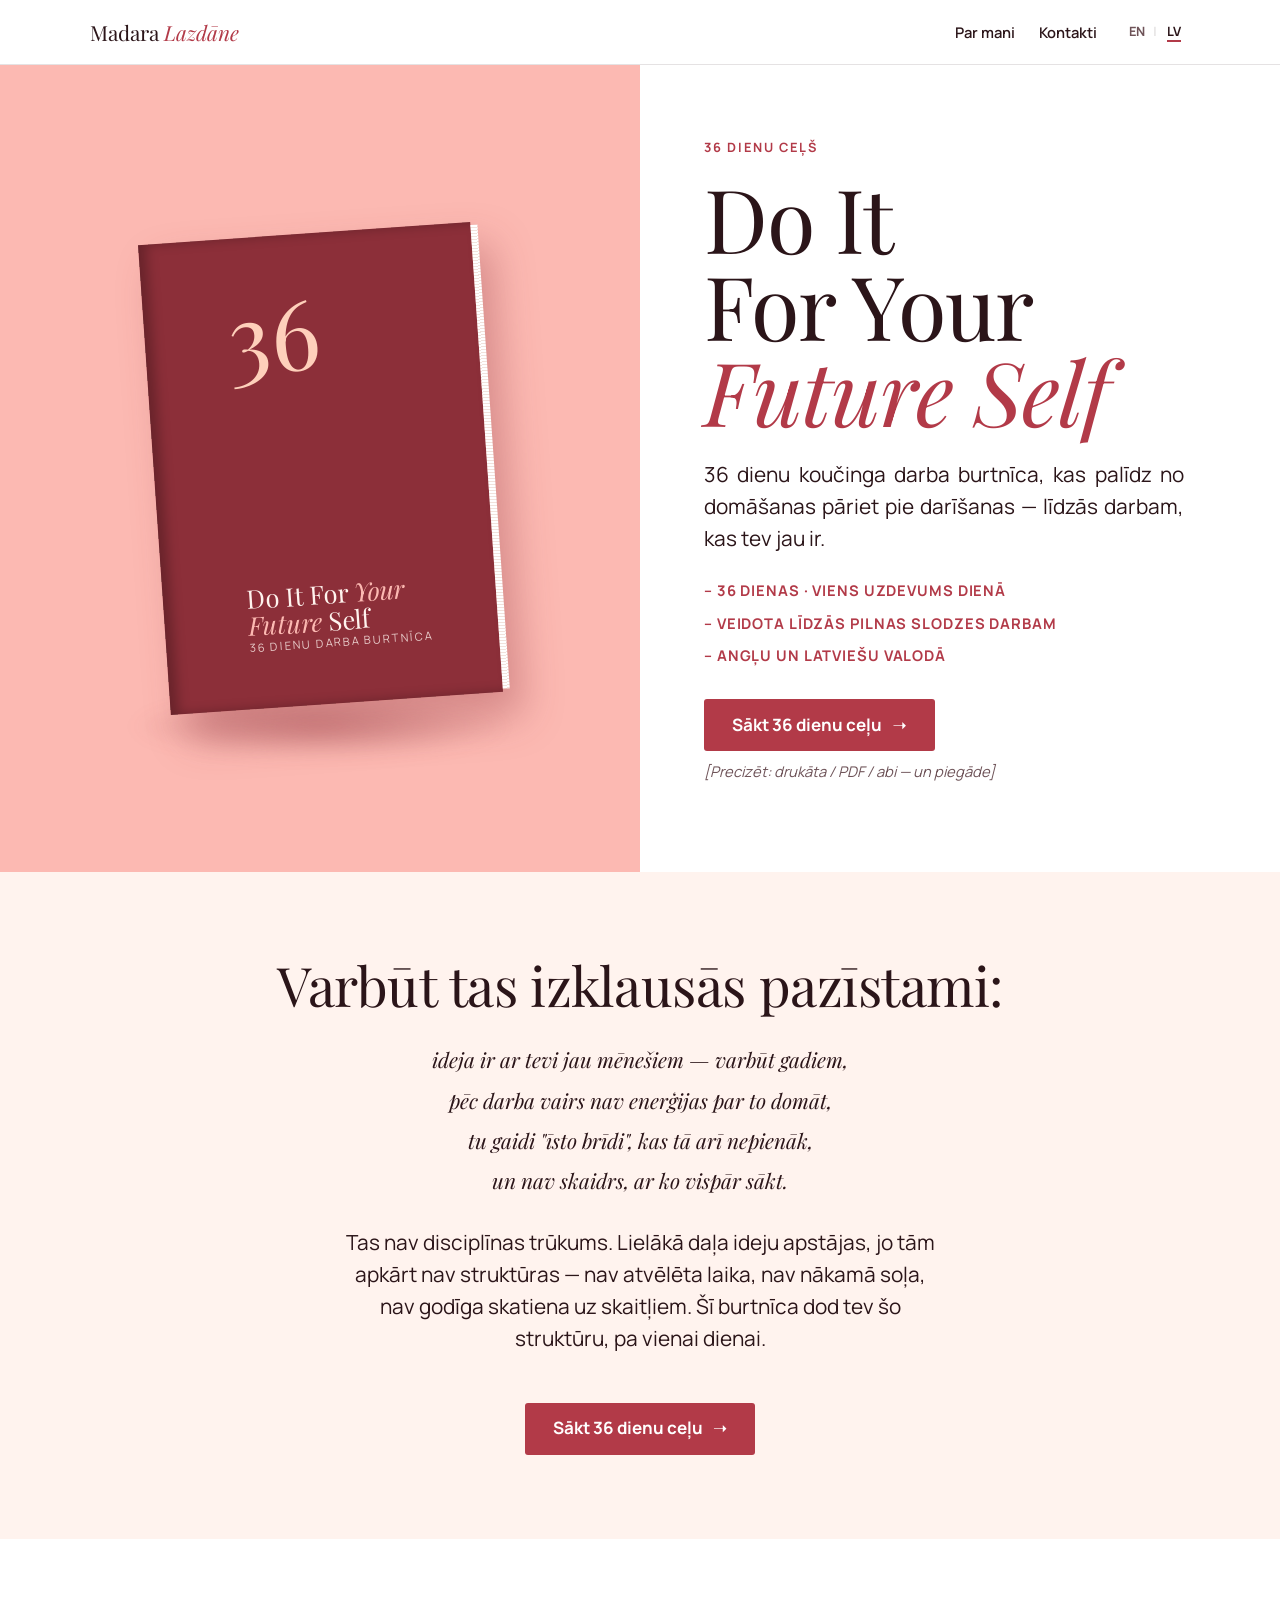
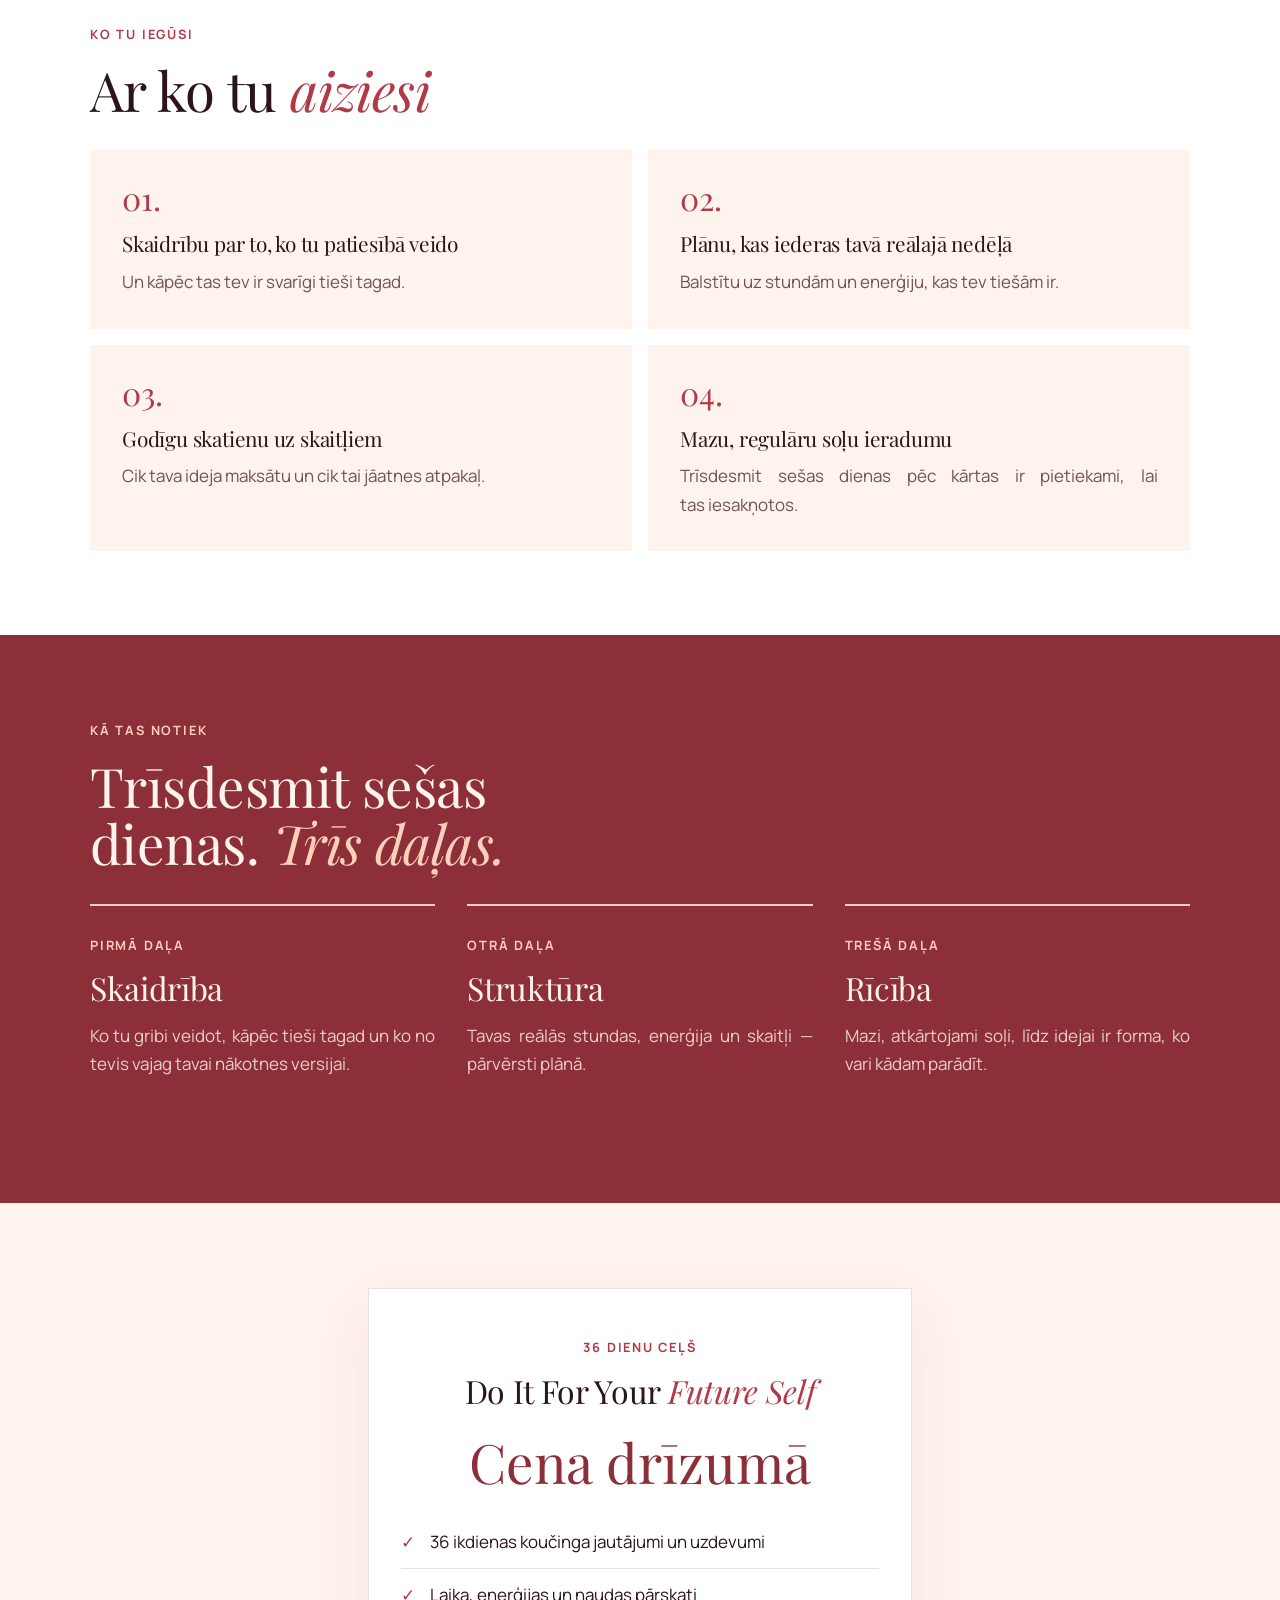
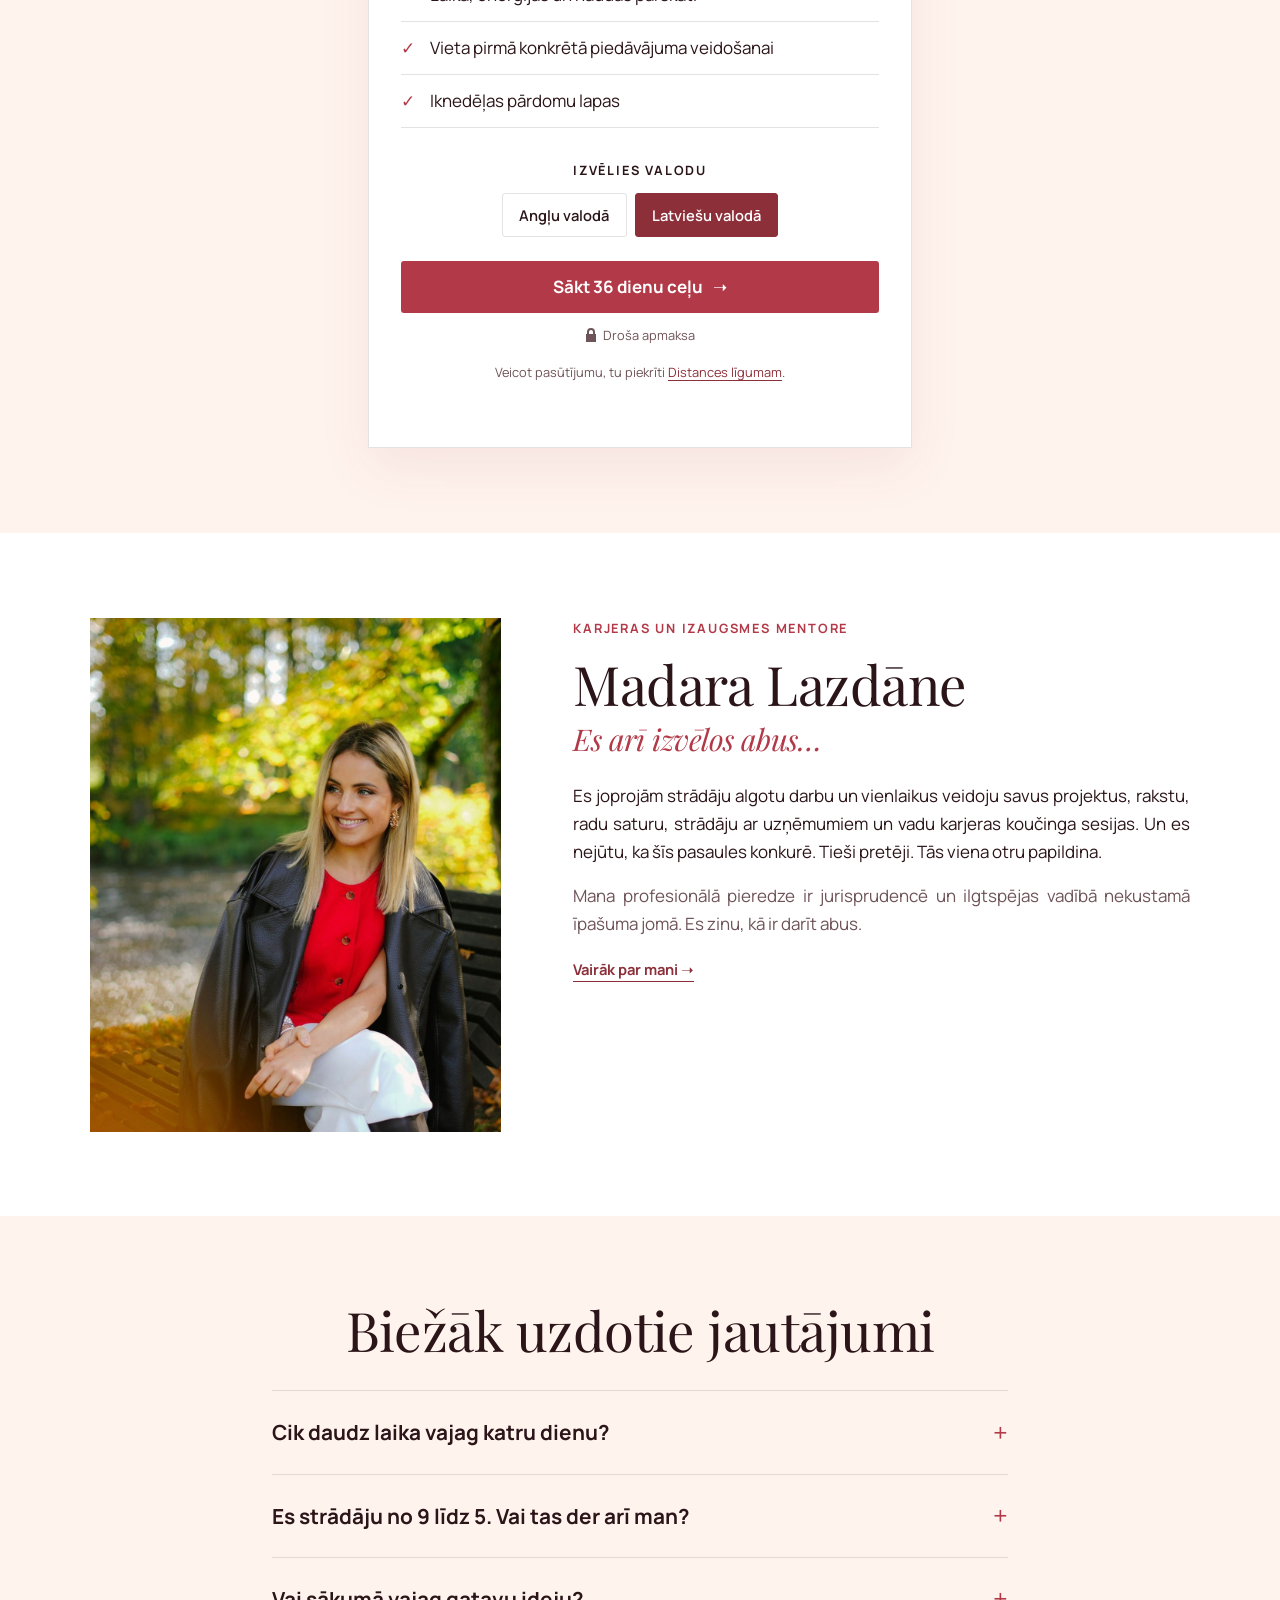
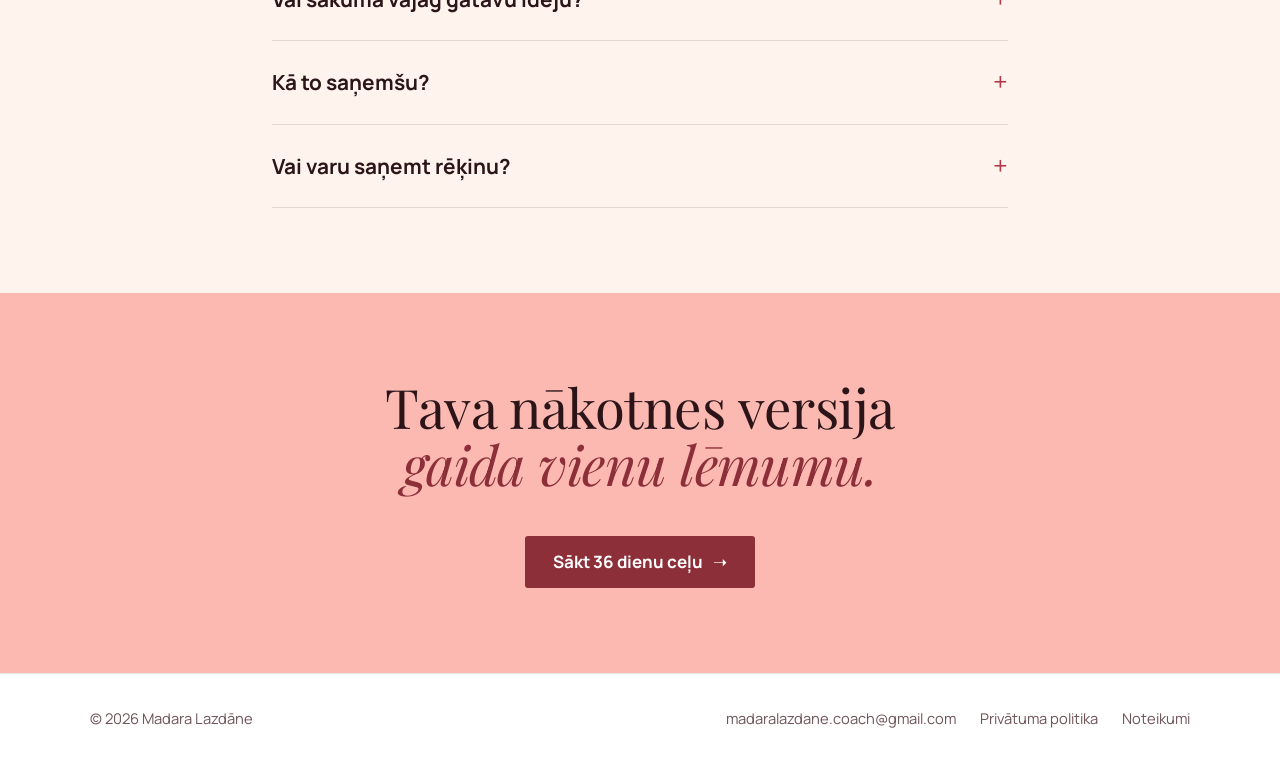
<file: journey.html>
<!doctype html>
<html lang="en" data-page="journey">
<head>
  <meta charset="utf-8">
  <meta name="viewport" content="width=device-width, initial-scale=1">
  <title>Do It For Your Future Self — the 36-Day Journey | Madara Lazdāne</title>
  <meta name="description" content="A 36-day guided coaching workbook for women who want to move from thinking about an idea to taking consistent action — alongside a full-time job. English and Latvian editions.">
  <link rel="canonical" href="https://www.example.com/journey.html">
  <meta property="og:type" content="product">
  <meta property="og:site_name" content="Madara Lazdāne">
  <meta property="og:title" content="Do It For Your Future Self — the 36-Day Journey">
  <meta property="og:description" content="A 36-day guided coaching workbook. From thinking about it to doing it.">
  <meta property="og:url" content="https://www.example.com/journey.html">
  <meta property="og:image" content="https://www.example.com/assets/img/og-image.png">
  <meta name="twitter:card" content="summary_large_image">
  <meta name="theme-color" content="#8c2f39">
  <link rel="icon" href="assets/img/favicon.svg" type="image/svg+xml">
  <link rel="preconnect" href="https://fonts.googleapis.com">
  <link rel="preconnect" href="https://fonts.gstatic.com" crossorigin>
  <link href="https://fonts.googleapis.com/css2?family=Playfair+Display:ital,wght@0,400;0,500;1,400;1,500&family=Manrope:wght@400;500;600;700&display=swap" rel="stylesheet">
  <link rel="stylesheet" href="assets/css/styles.css">
  <script type="application/ld+json">
  {"@context":"https://schema.org","@type":"Product","name":"Do It For Your Future Self — 36-Day Journey","brand":{"@type":"Person","name":"Madara Lazdāne"},"description":"A 36-day guided coaching workbook."}
  </script>
</head>
<body>
  <header class="site-header" data-component="header"></header>

  <!-- The whole landing page is built from the "journey" entry in assets/js/data.js -->
  <main id="main" data-render="product" data-product="journey"></main>

  <footer class="site-footer" data-component="footer"></footer>

  <script src="assets/js/config.js"></script>
  <script src="assets/js/data.js"></script>
  <script src="assets/js/lv.js"></script>
  <script src="assets/js/main.js"></script>
</body>
</html>
</file>
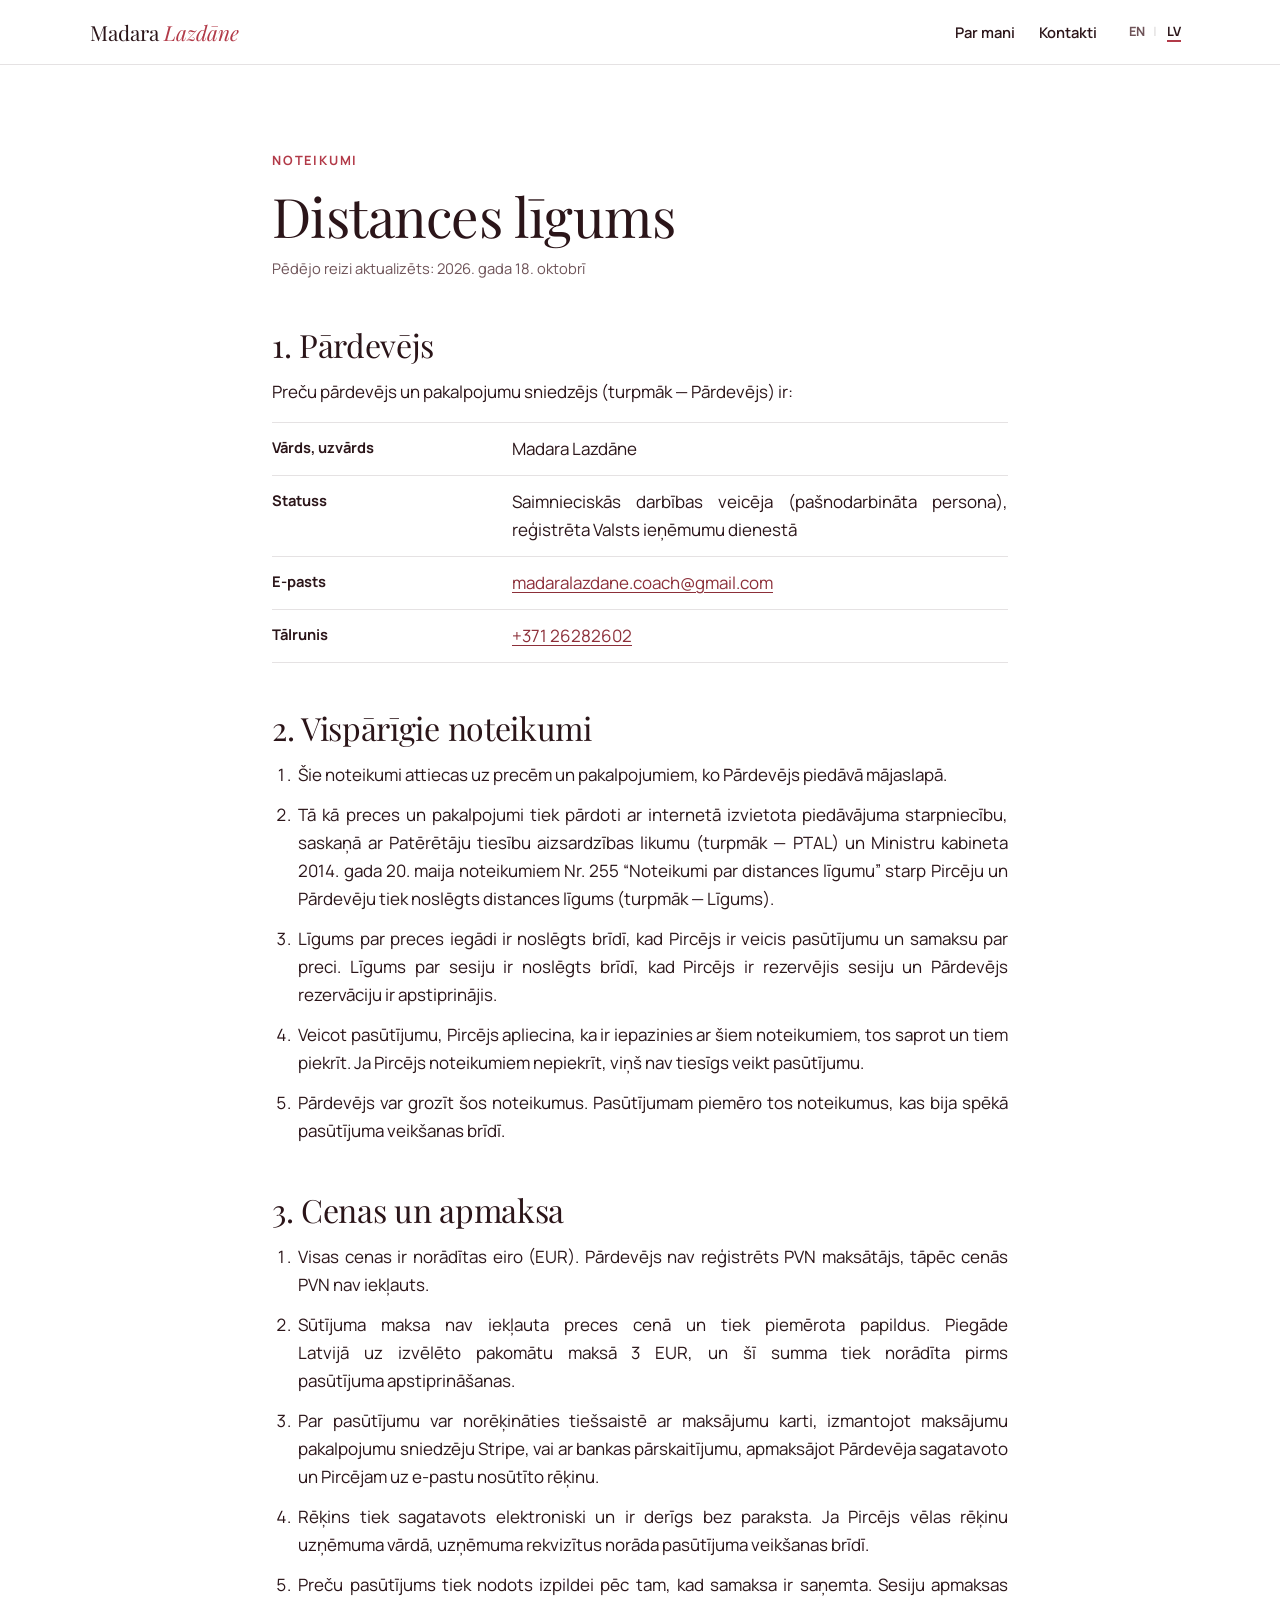
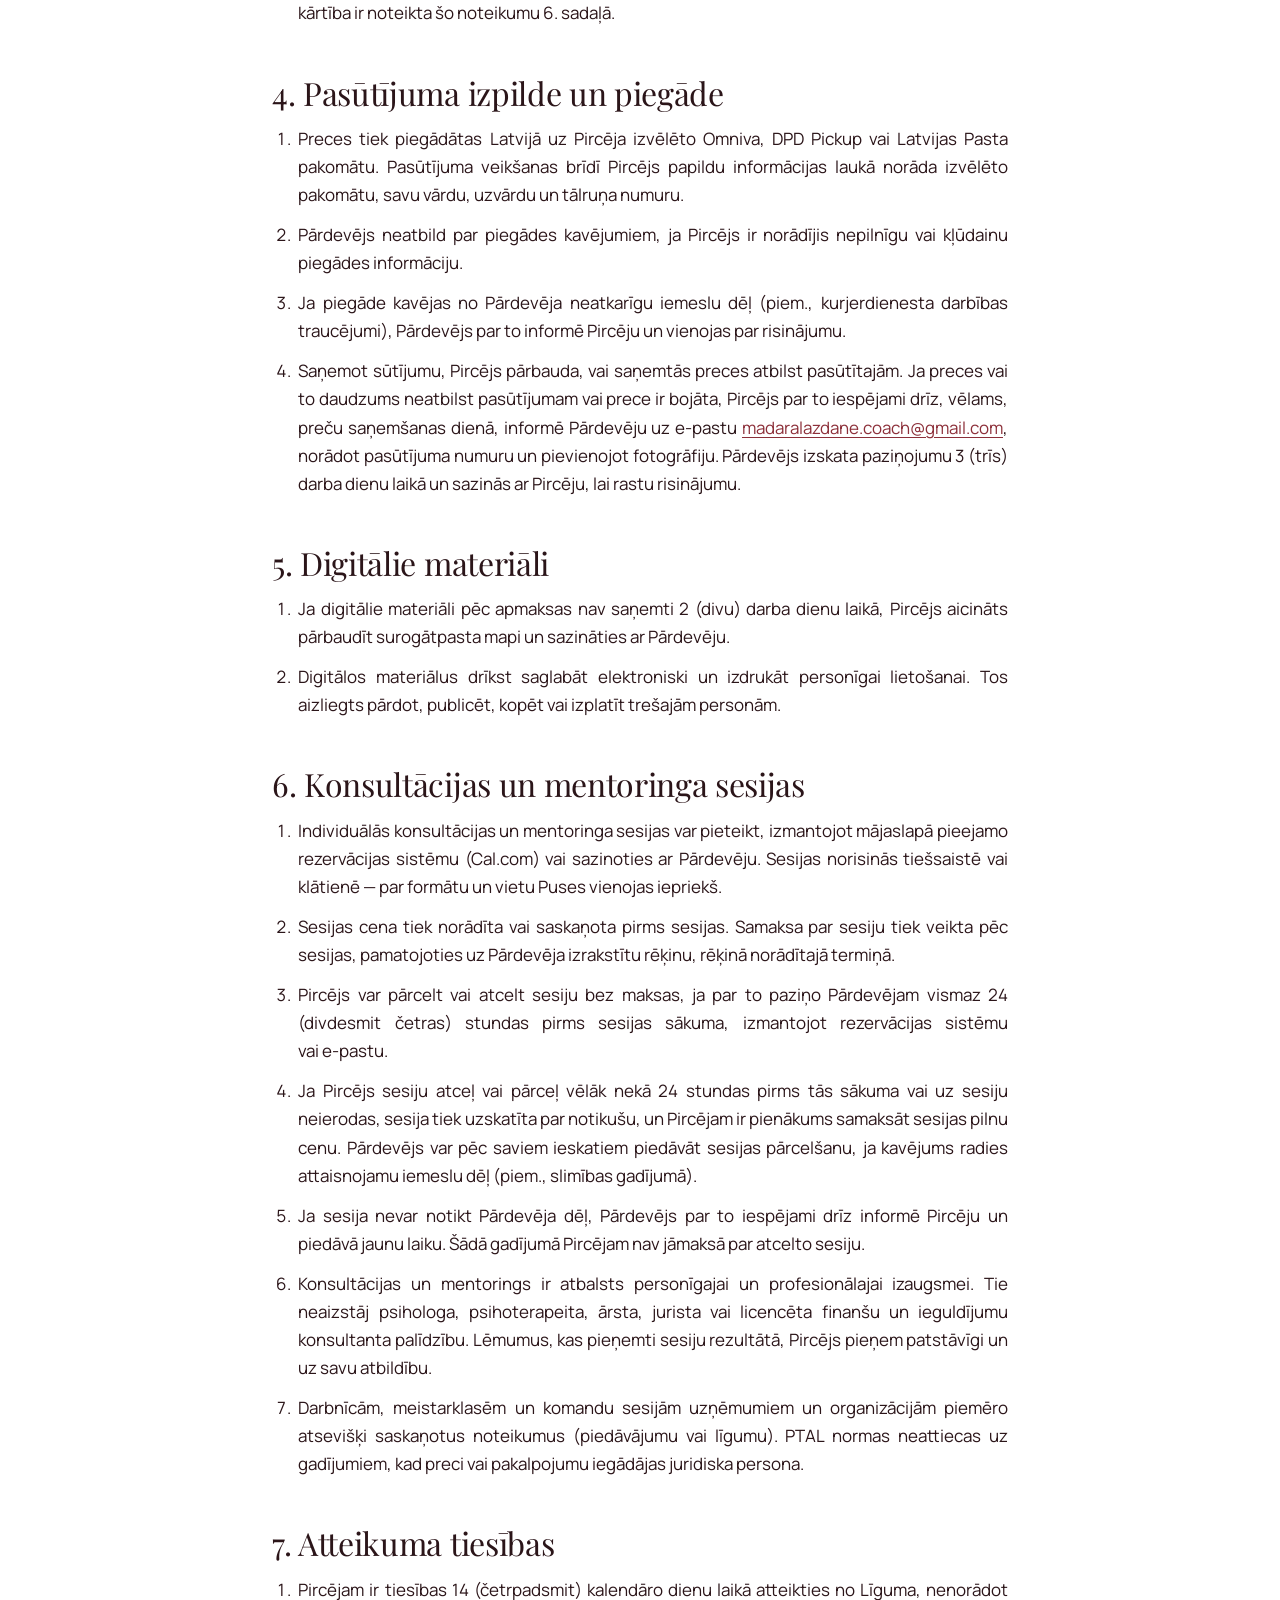
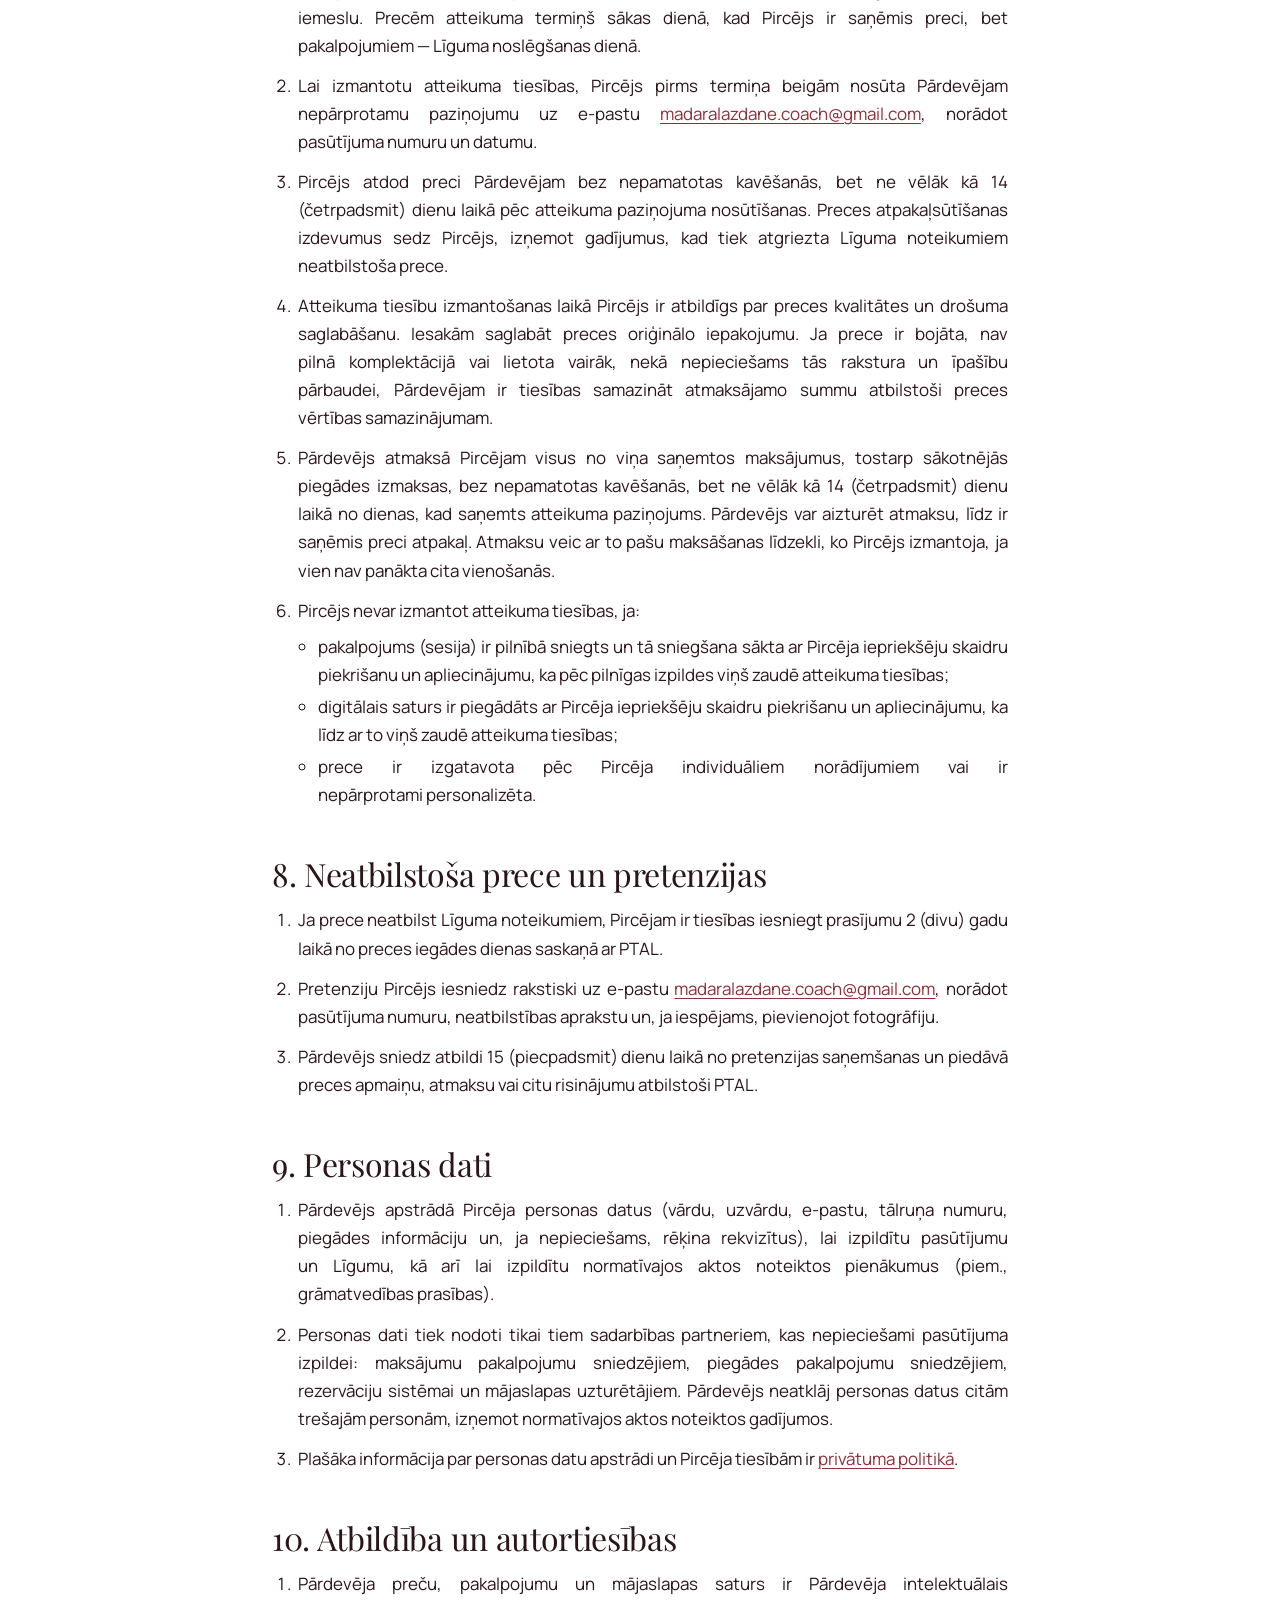
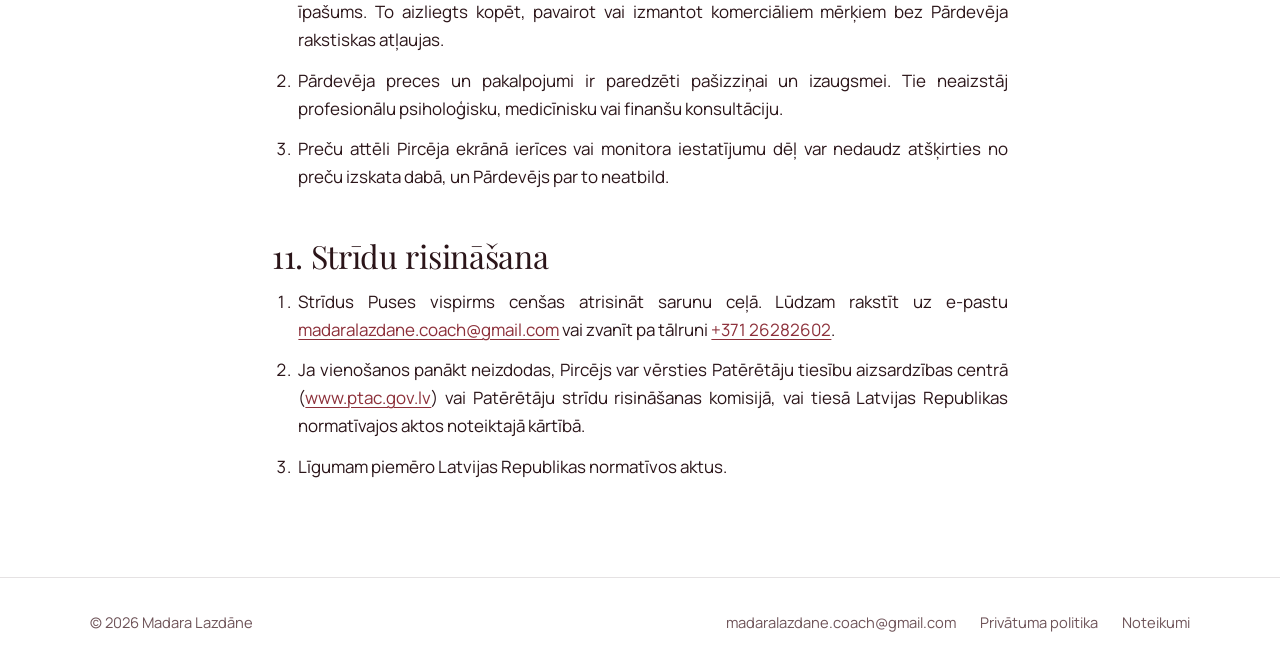
<file: noteikumi.html>
<!doctype html>
<html lang="lv" data-page="terms">
<head>
  <meta charset="utf-8">
  <meta name="viewport" content="width=device-width, initial-scale=1">
  <title>Distances līgums | Madara Lazdāne</title>
  <meta name="description" content="Distances līgums un pirkuma noteikumi: pasūtīšana, apmaksa, piegāde, atteikuma tiesības un sesiju noteikumi.">
  <link rel="canonical" href="https://www.example.com/noteikumi.html">
  <meta name="robots" content="index,follow">
  <meta name="theme-color" content="#8c2f39">
  <link rel="icon" href="assets/img/favicon.svg" type="image/svg+xml">
  <link rel="preconnect" href="https://fonts.googleapis.com">
  <link rel="preconnect" href="https://fonts.gstatic.com" crossorigin>
  <link href="https://fonts.googleapis.com/css2?family=Playfair+Display:ital,wght@0,400;0,500;1,400;1,500&family=Manrope:wght@400;500;600;700&display=swap" rel="stylesheet">
  <link rel="stylesheet" href="assets/css/styles.css">
</head>
<body>
  <header class="site-header" data-component="header"></header>

  <!--
    Latvian legal text (no separate EN copy yet). Everything in <mark class="todo">…</mark>
    must be filled in / confirmed before the site goes live.
  -->
  <main id="main">
    <section class="section">
      <div class="container container--narrow legal">
        <p class="eyebrow">Noteikumi</p>
        <h1>Distances līgums</h1>
        <p class="legal__updated">Pēdējo reizi aktualizēts: 2026. gada 18. oktobrī</p>

        <h2 id="pardevejs">1. Pārdevējs</h2>
        <p>Preču pārdevējs un pakalpojumu sniedzējs (turpmāk — Pārdevējs) ir:</p>
        <dl class="legal__facts">
          <div><dt>Vārds, uzvārds</dt><dd>Madara Lazdāne</dd></div>
          <div><dt>Statuss</dt><dd>Saimnieciskās darbības veicēja (pašnodarbināta persona), reģistrēta Valsts ieņēmumu dienestā</dd></div>
          <div><dt>E&#8209;pasts</dt><dd><a href="mailto:madaralazdane.coach@gmail.com">madaralazdane.coach@gmail.com</a></dd></div>
          <div><dt>Tālrunis</dt><dd><a href="tel:+37126282602">+371 26282602</a></dd></div>
        </dl>

        <h2 id="vispariga">2. Vispārīgie noteikumi</h2>
        <ol class="legal__list">
          <li>Šie noteikumi attiecas uz precēm un pakalpojumiem, ko Pārdevējs piedāvā mājaslapā.</li>
          <li>Tā kā preces un pakalpojumi tiek pārdoti ar internetā izvietota piedāvājuma starpniecību, saskaņā ar Patērētāju tiesību aizsardzības likumu (turpmāk — PTAL) un Ministru kabineta 2014. gada 20. maija noteikumiem Nr. 255 “Noteikumi par distances līgumu” starp Pircēju un Pārdevēju tiek noslēgts distances līgums (turpmāk — Līgums).</li>
          <li>Līgums par preces iegādi ir noslēgts brīdī, kad Pircējs ir veicis pasūtījumu un samaksu par preci. Līgums par sesiju ir noslēgts brīdī, kad Pircējs ir rezervējis sesiju un Pārdevējs rezervāciju ir apstiprinājis.</li>
          <li>Veicot pasūtījumu, Pircējs apliecina, ka ir iepazinies ar šiem noteikumiem, tos saprot un tiem piekrīt. Ja Pircējs noteikumiem nepiekrīt, viņš nav tiesīgs veikt pasūtījumu.</li>
          <li>Pārdevējs var grozīt šos noteikumus. Pasūtījumam piemēro tos noteikumus, kas bija spēkā pasūtījuma veikšanas brīdī.</li>
        </ol>

        <h2 id="cenas">3. Cenas un apmaksa</h2>
        <ol class="legal__list">
          <li>Visas cenas ir norādītas eiro (EUR). Pārdevējs nav reģistrēts PVN maksātājs, tāpēc cenās PVN nav iekļauts.</li>
          <li>Sūtījuma maksa nav iekļauta preces cenā un tiek piemērota papildus. Piegāde Latvijā uz izvēlēto pakomātu maksā 3 EUR, un šī summa tiek norādīta pirms pasūtījuma apstiprināšanas.</li>
          <li>Par pasūtījumu var norēķināties tiešsaistē ar maksājumu karti, izmantojot maksājumu pakalpojumu sniedzēju Stripe, vai ar bankas pārskaitījumu, apmaksājot Pārdevēja sagatavoto un Pircējam uz e&#8209;pastu nosūtīto rēķinu.</li>
          <li>Rēķins tiek sagatavots elektroniski un ir derīgs bez paraksta. Ja Pircējs vēlas rēķinu uzņēmuma vārdā, uzņēmuma rekvizītus norāda pasūtījuma veikšanas brīdī.</li>
          <li>Preču pasūtījums tiek nodots izpildei pēc tam, kad samaksa ir saņemta. Sesiju apmaksas kārtība ir noteikta šo noteikumu 6. sadaļā.</li>
        </ol>

        <h2 id="piegade">4. Pasūtījuma izpilde un piegāde</h2>
        <ol class="legal__list">
          <li>Preces tiek piegādātas Latvijā uz Pircēja izvēlēto Omniva, DPD Pickup vai Latvijas Pasta pakomātu. Pasūtījuma veikšanas brīdī Pircējs papildu informācijas laukā norāda izvēlēto pakomātu, savu vārdu, uzvārdu un tālruņa numuru.</li>
          <li>Pārdevējs neatbild par piegādes kavējumiem, ja Pircējs ir norādījis nepilnīgu vai kļūdainu piegādes informāciju.</li>
          <li>Ja piegāde kavējas no Pārdevēja neatkarīgu iemeslu dēļ (piem., kurjerdienesta darbības traucējumi), Pārdevējs par to informē Pircēju un vienojas par risinājumu.</li>
          <li>Saņemot sūtījumu, Pircējs pārbauda, vai saņemtās preces atbilst pasūtītajām. Ja preces vai to daudzums neatbilst pasūtījumam vai prece ir bojāta, Pircējs par to iespējami drīz, vēlams, preču saņemšanas dienā, informē Pārdevēju uz e&#8209;pastu <a href="mailto:madaralazdane.coach@gmail.com">madaralazdane.coach@gmail.com</a>, norādot pasūtījuma numuru un pievienojot fotogrāfiju. Pārdevējs izskata paziņojumu 3 (trīs) darba dienu laikā un sazinās ar Pircēju, lai rastu risinājumu.</li>
        </ol>

        <h2 id="digitalie">5. Digitālie materiāli</h2>
        <ol class="legal__list">
          <li>Ja digitālie materiāli pēc apmaksas nav saņemti 2 (divu) darba dienu laikā, Pircējs aicināts pārbaudīt surogātpasta mapi un sazināties ar Pārdevēju.</li>
          <li>Digitālos materiālus drīkst saglabāt elektroniski un izdrukāt personīgai lietošanai. Tos aizliegts pārdot, publicēt, kopēt vai izplatīt trešajām personām.</li>
        </ol>

        <h2 id="sesijas">6. Konsultācijas un mentoringa sesijas</h2>
        <ol class="legal__list">
          <li>Individuālās konsultācijas un mentoringa sesijas var pieteikt, izmantojot mājaslapā pieejamo rezervācijas sistēmu (Cal.com) vai sazinoties ar Pārdevēju. Sesijas norisinās tiešsaistē vai klātienē — par formātu un vietu Puses vienojas iepriekš.</li>
          <li>Sesijas cena tiek norādīta vai saskaņota pirms sesijas. Samaksa par sesiju tiek veikta pēc sesijas, pamatojoties uz Pārdevēja izrakstītu rēķinu, rēķinā norādītajā termiņā.</li>
          <li>Pircējs var pārcelt vai atcelt sesiju bez maksas, ja par to paziņo Pārdevējam vismaz 24 (divdesmit četras) stundas pirms sesijas sākuma, izmantojot rezervācijas sistēmu vai e&#8209;pastu.</li>
          <li>Ja Pircējs sesiju atceļ vai pārceļ vēlāk nekā 24 stundas pirms tās sākuma vai uz sesiju neierodas, sesija tiek uzskatīta par notikušu, un Pircējam ir pienākums samaksāt sesijas pilnu cenu. Pārdevējs var pēc saviem ieskatiem piedāvāt sesijas pārcelšanu, ja kavējums radies attaisnojamu iemeslu dēļ (piem., slimības gadījumā).</li>
          <li>Ja sesija nevar notikt Pārdevēja dēļ, Pārdevējs par to iespējami drīz informē Pircēju un piedāvā jaunu laiku. Šādā gadījumā Pircējam nav jāmaksā par atcelto sesiju.</li>
          <li>Konsultācijas un mentorings ir atbalsts personīgajai un profesionālajai izaugsmei. Tie neaizstāj psihologa, psihoterapeita, ārsta, jurista vai licencēta finanšu un ieguldījumu konsultanta palīdzību. Lēmumus, kas pieņemti sesiju rezultātā, Pircējs pieņem patstāvīgi un uz savu atbildību.</li>
          <li>Darbnīcām, meistarklasēm un komandu sesijām uzņēmumiem un organizācijām piemēro atsevišķi saskaņotus noteikumus (piedāvājumu vai līgumu). PTAL normas neattiecas uz gadījumiem, kad preci vai pakalpojumu iegādājas juridiska persona.</li>
        </ol>

        <h2 id="atteikums">7. Atteikuma tiesības</h2>
        <ol class="legal__list">
          <li>Pircējam ir tiesības 14 (četrpadsmit) kalendāro dienu laikā atteikties no Līguma, nenorādot iemeslu. Precēm atteikuma termiņš sākas dienā, kad Pircējs ir saņēmis preci, bet pakalpojumiem — Līguma noslēgšanas dienā.</li>
          <li>Lai izmantotu atteikuma tiesības, Pircējs pirms termiņa beigām nosūta Pārdevējam nepārprotamu paziņojumu uz e&#8209;pastu <a href="mailto:madaralazdane.coach@gmail.com">madaralazdane.coach@gmail.com</a>, norādot pasūtījuma numuru un datumu.</li>
          <li>Pircējs atdod preci Pārdevējam bez nepamatotas kavēšanās, bet ne vēlāk kā 14 (četrpadsmit) dienu laikā pēc atteikuma paziņojuma nosūtīšanas. Preces atpakaļsūtīšanas izdevumus sedz Pircējs, izņemot gadījumus, kad tiek atgriezta Līguma noteikumiem neatbilstoša prece.</li>
          <li>Atteikuma tiesību izmantošanas laikā Pircējs ir atbildīgs par preces kvalitātes un drošuma saglabāšanu. Iesakām saglabāt preces oriģinālo iepakojumu. Ja prece ir bojāta, nav pilnā komplektācijā vai lietota vairāk, nekā nepieciešams tās rakstura un īpašību pārbaudei, Pārdevējam ir tiesības samazināt atmaksājamo summu atbilstoši preces vērtības samazinājumam.</li>
          <li>Pārdevējs atmaksā Pircējam visus no viņa saņemtos maksājumus, tostarp sākotnējās piegādes izmaksas, bez nepamatotas kavēšanās, bet ne vēlāk kā 14 (četrpadsmit) dienu laikā no dienas, kad saņemts atteikuma paziņojums. Pārdevējs var aizturēt atmaksu, līdz ir saņēmis preci atpakaļ. Atmaksu veic ar to pašu maksāšanas līdzekli, ko Pircējs izmantoja, ja vien nav panākta cita vienošanās.</li>
          <li>Pircējs nevar izmantot atteikuma tiesības, ja:
            <ul>
              <li>pakalpojums (sesija) ir pilnībā sniegts un tā sniegšana sākta ar Pircēja iepriekšēju skaidru piekrišanu un apliecinājumu, ka pēc pilnīgas izpildes viņš zaudē atteikuma tiesības;</li>
              <li>digitālais saturs ir piegādāts ar Pircēja iepriekšēju skaidru piekrišanu un apliecinājumu, ka līdz ar to viņš zaudē atteikuma tiesības;</li>
              <li>prece ir izgatavota pēc Pircēja individuāliem norādījumiem vai ir nepārprotami personalizēta.</li>
            </ul>
          </li>
        </ol>

        <h2 id="neatbilstiba">8. Neatbilstoša prece un pretenzijas</h2>
        <ol class="legal__list">
          <li>Ja prece neatbilst Līguma noteikumiem, Pircējam ir tiesības iesniegt prasījumu 2 (divu) gadu laikā no preces iegādes dienas saskaņā ar PTAL.</li>
          <li>Pretenziju Pircējs iesniedz rakstiski uz e&#8209;pastu <a href="mailto:madaralazdane.coach@gmail.com">madaralazdane.coach@gmail.com</a>, norādot pasūtījuma numuru, neatbilstības aprakstu un, ja iespējams, pievienojot fotogrāfiju.</li>
          <li>Pārdevējs sniedz atbildi 15 (piecpadsmit) dienu laikā no pretenzijas saņemšanas un piedāvā preces apmaiņu, atmaksu vai citu risinājumu atbilstoši PTAL.</li>
        </ol>

        <h2 id="dati">9. Personas dati</h2>
        <ol class="legal__list">
          <li>Pārdevējs apstrādā Pircēja personas datus (vārdu, uzvārdu, e&#8209;pastu, tālruņa numuru, piegādes informāciju un, ja nepieciešams, rēķina rekvizītus), lai izpildītu pasūtījumu un Līgumu, kā arī lai izpildītu normatīvajos aktos noteiktos pienākumus (piem., grāmatvedības prasības).</li>
          <li>Personas dati tiek nodoti tikai tiem sadarbības partneriem, kas nepieciešami pasūtījuma izpildei: maksājumu pakalpojumu sniedzējiem, piegādes pakalpojumu sniedzējiem, rezervāciju sistēmai un mājaslapas uzturētājiem. Pārdevējs neatklāj personas datus citām trešajām personām, izņemot normatīvajos aktos noteiktos gadījumos.</li>
          <li>Plašāka informācija par personas datu apstrādi un Pircēja tiesībām ir <a href="privatuma.html">privātuma politikā</a>.</li>
        </ol>

        <h2 id="atbildiba">10. Atbildība un autortiesības</h2>
        <ol class="legal__list">
          <li>Pārdevēja preču, pakalpojumu un mājaslapas saturs ir Pārdevēja intelektuālais īpašums. To aizliegts kopēt, pavairot vai izmantot komerciāliem mērķiem bez Pārdevēja rakstiskas atļaujas.</li>
          <li>Pārdevēja preces un pakalpojumi ir paredzēti pašizziņai un izaugsmei. Tie neaizstāj profesionālu psiholoģisku, medicīnisku vai finanšu konsultāciju.</li>
          <li>Preču attēli Pircēja ekrānā ierīces vai monitora iestatījumu dēļ var nedaudz atšķirties no preču izskata dabā, un Pārdevējs par to neatbild.</li>
        </ol>

        <h2 id="stridi">11. Strīdu risināšana</h2>
        <ol class="legal__list">
          <li>Strīdus Puses vispirms cenšas atrisināt sarunu ceļā. Lūdzam rakstīt uz e&#8209;pastu <a href="mailto:madaralazdane.coach@gmail.com">madaralazdane.coach@gmail.com</a> vai zvanīt pa tālruni <a href="tel:+37126282602">+371 26282602</a>.</li>
          <li>Ja vienošanos panākt neizdodas, Pircējs var vērsties Patērētāju tiesību aizsardzības centrā (<a href="https://www.ptac.gov.lv" rel="noopener" target="_blank">www.ptac.gov.lv</a>) vai Patērētāju strīdu risināšanas komisijā, vai tiesā Latvijas Republikas normatīvajos aktos noteiktajā kārtībā.</li>
          <li>Līgumam piemēro Latvijas Republikas normatīvos aktus.</li>
        </ol>
      </div>
    </section>
  </main>

  <footer class="site-footer" data-component="footer"></footer>

  <script src="assets/js/config.js"></script>
  <script src="assets/js/data.js"></script>
  <script src="assets/js/lv.js"></script>
  <script src="assets/js/main.js"></script>
</body>
</html>
</file>
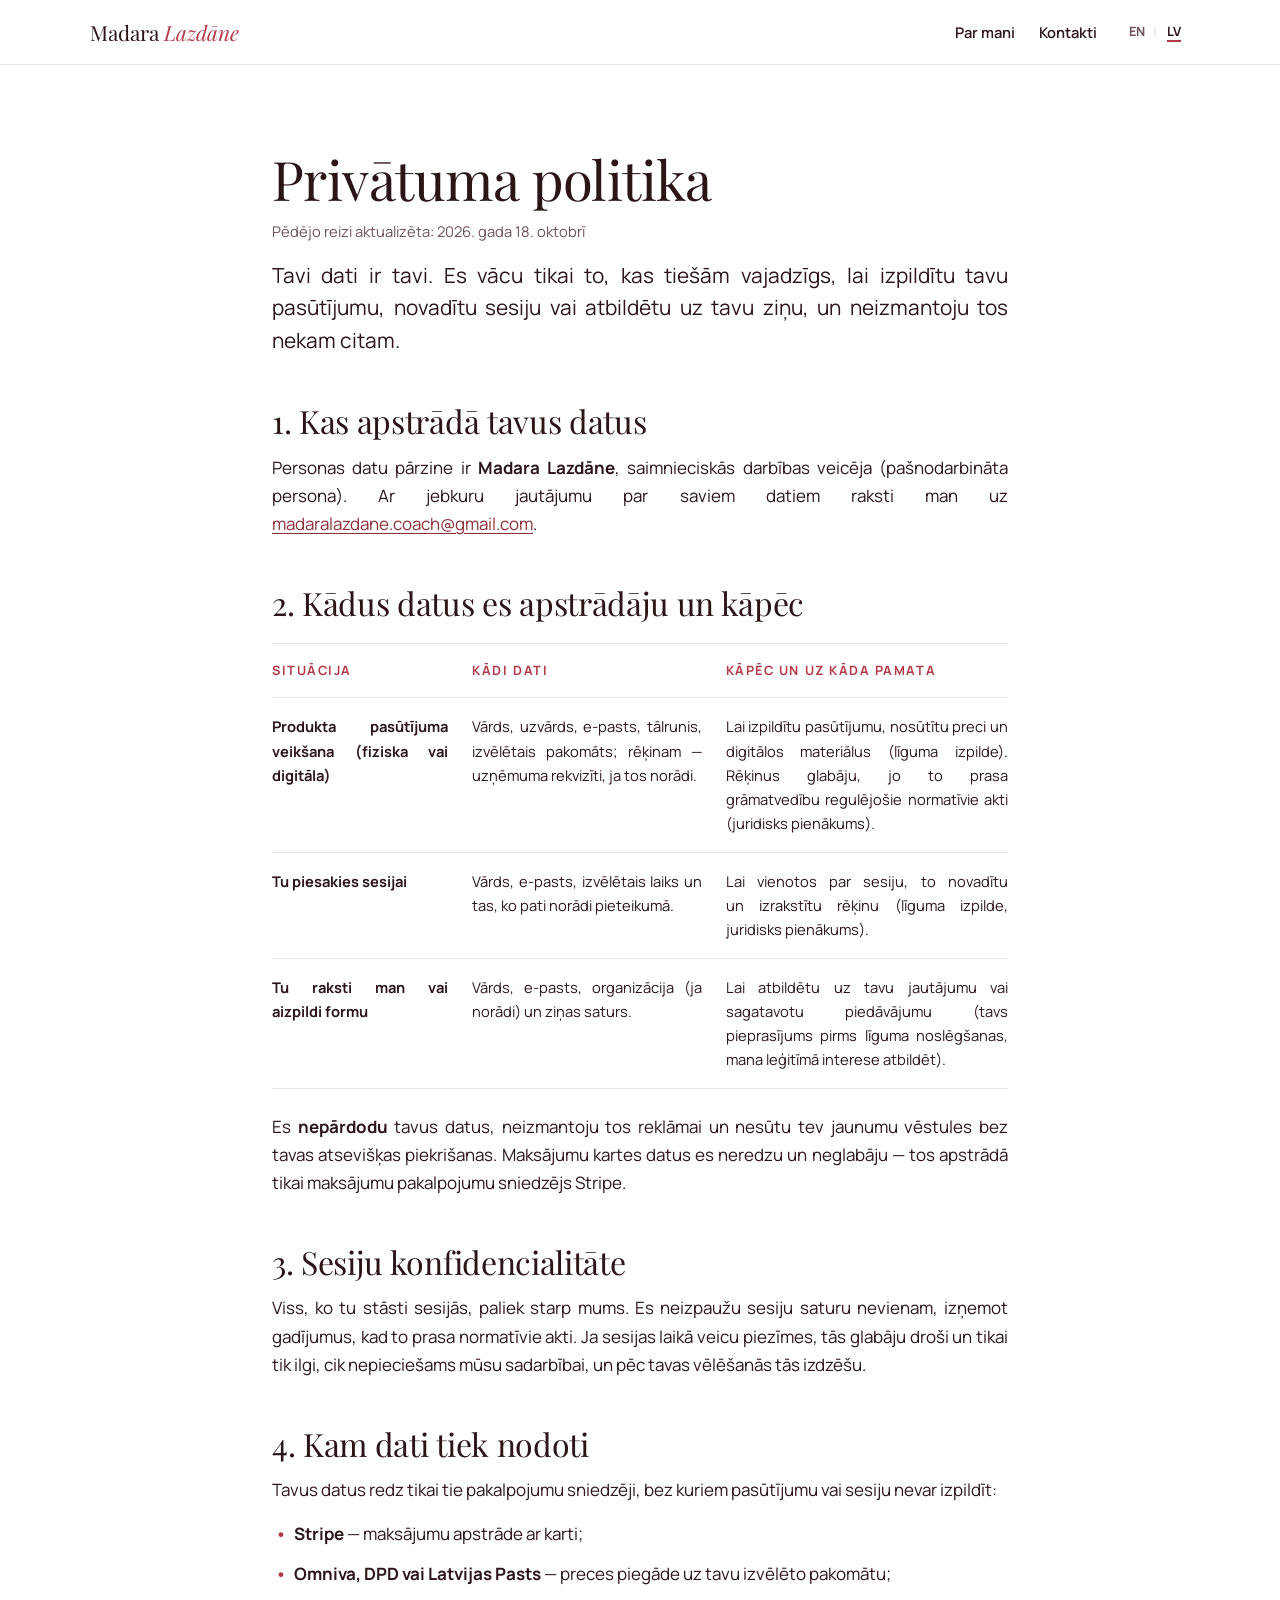
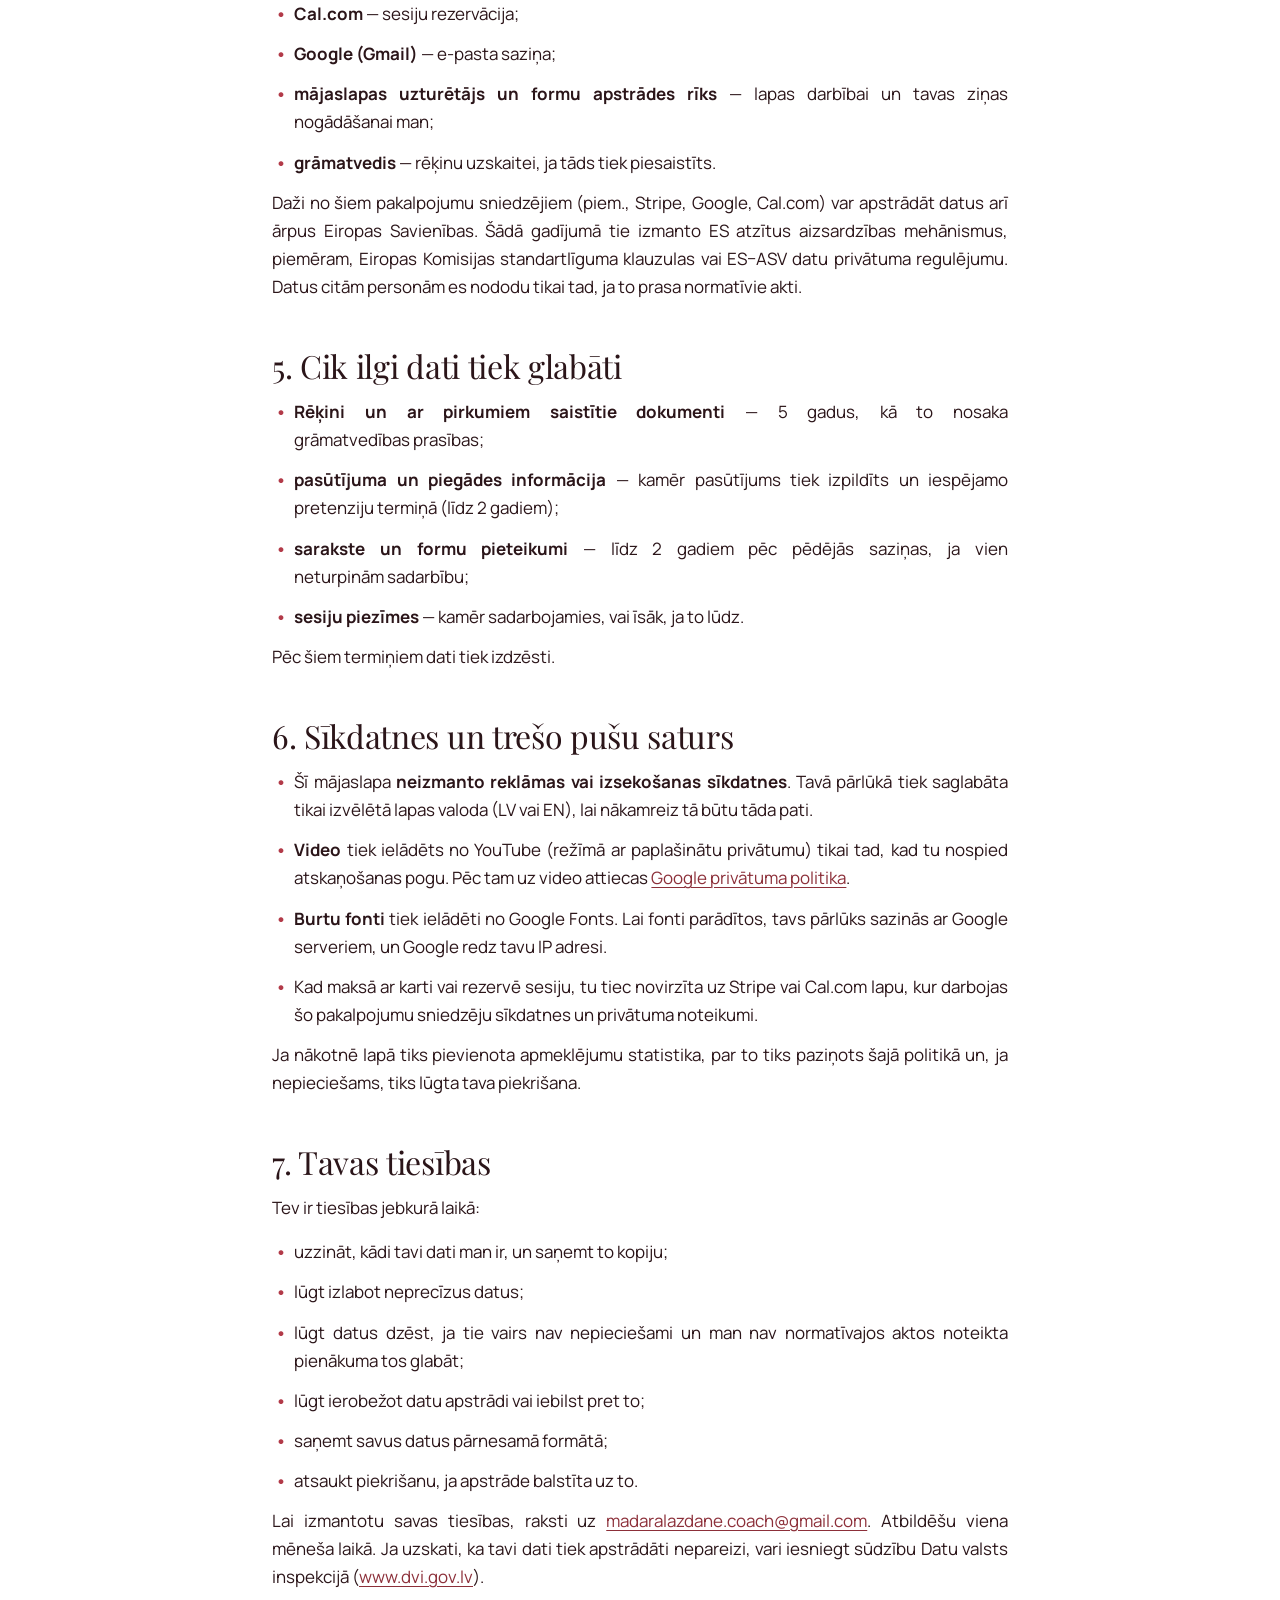
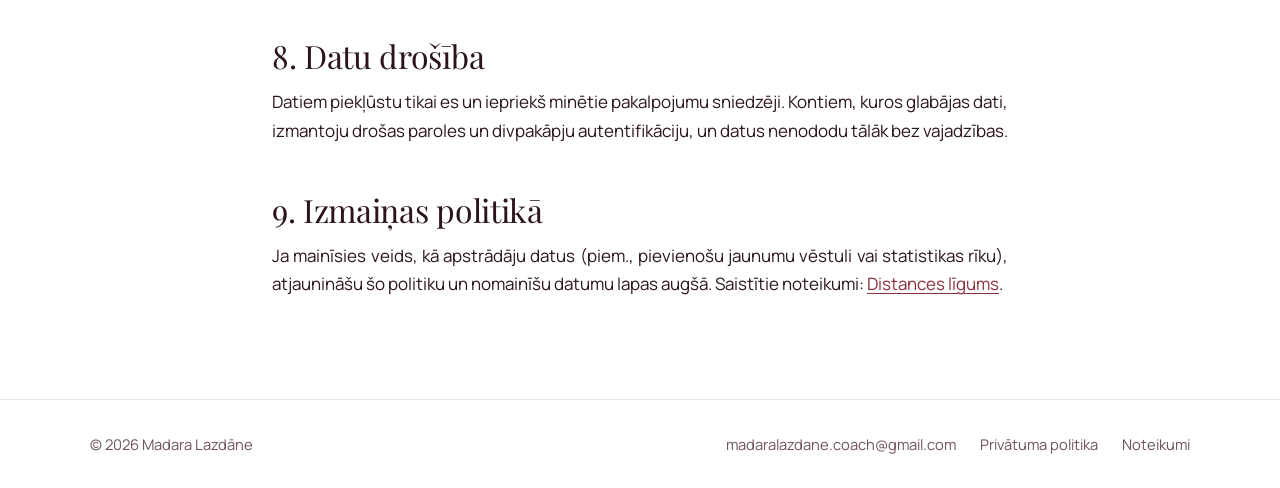
<file: privatuma.html>
<!doctype html>
<html lang="lv" data-page="privacy">
<head>
  <meta charset="utf-8">
  <meta name="viewport" content="width=device-width, initial-scale=1">
  <title>Privātuma politika | Madara Lazdāne</title>
  <meta name="description" content="Kā tiek apstrādāti tavi personas dati, kad pasūti, piesakies sesijai vai raksti man.">
  <link rel="canonical" href="https://www.example.com/privatuma.html">
  <meta name="theme-color" content="#8c2f39">
  <link rel="icon" href="assets/img/favicon.svg" type="image/svg+xml">
  <link rel="preconnect" href="https://fonts.googleapis.com">
  <link rel="preconnect" href="https://fonts.gstatic.com" crossorigin>
  <link href="https://fonts.googleapis.com/css2?family=Playfair+Display:ital,wght@0,400;0,500;1,400;1,500&family=Manrope:wght@400;500;600;700&display=swap" rel="stylesheet">
  <link rel="stylesheet" href="assets/css/styles.css">
</head>
<body>
  <header class="site-header" data-component="header"></header>

  <!-- Latvian legal text (no separate EN copy yet). Update this page if you add analytics, a newsletter or a new service provider. -->
  <main id="main">
    <section class="section">
      <div class="container container--narrow legal">
        <h1>Privātuma politika</h1>
        <p class="legal__updated">Pēdējo reizi aktualizēta: 2026. gada 18. oktobrī</p>

        <p class="lead">Tavi dati ir tavi. Es vācu tikai to, kas tiešām vajadzīgs, lai izpildītu tavu pasūtījumu, novadītu sesiju vai atbildētu uz tavu ziņu, un neizmantoju tos nekam citam.</p>
        <h2 id="kas">1. Kas apstrādā tavus datus</h2>
        <p>Personas datu pārzine ir <strong>Madara Lazdāne</strong>, saimnieciskās darbības veicēja (pašnodarbināta persona). Ar jebkuru jautājumu par saviem datiem raksti man uz <a href="mailto:madaralazdane.coach@gmail.com">madaralazdane.coach@gmail.com</a>.</p>

        <h2 id="kadi">2. Kādus datus es apstrādāju un kāpēc</h2>
        <div class="legal__table" role="table" aria-label="Datu apstrāde">
          <div class="legal__row legal__row--head" role="row">
            <span role="columnheader">Situācija</span>
            <span role="columnheader">Kādi dati</span>
            <span role="columnheader">Kāpēc un uz kāda pamata</span>
          </div>
          <div class="legal__row" role="row">
            <span role="cell"><strong>Produkta pasūtījuma veikšana (fiziska vai digitāla)</strong></span>
            <span role="cell">Vārds, uzvārds, e&#8209;pasts, tālrunis, izvēlētais pakomāts; rēķinam — uzņēmuma rekvizīti, ja tos norādi.</span>
            <span role="cell">Lai izpildītu pasūtījumu, nosūtītu preci un digitālos materiālus (līguma izpilde). Rēķinus glabāju, jo to prasa grāmatvedību regulējošie normatīvie akti (juridisks pienākums).</span>
          </div>
          <div class="legal__row" role="row">
            <span role="cell"><strong>Tu piesakies sesijai</strong></span>
            <span role="cell">Vārds, e&#8209;pasts, izvēlētais laiks un tas, ko pati norādi pieteikumā.</span>
            <span role="cell">Lai vienotos par sesiju, to novadītu un izrakstītu rēķinu (līguma izpilde, juridisks pienākums).</span>
          </div>
          <div class="legal__row" role="row">
            <span role="cell"><strong>Tu raksti man vai aizpildi formu</strong></span>
            <span role="cell">Vārds, e&#8209;pasts, organizācija (ja norādi) un ziņas saturs.</span>
            <span role="cell">Lai atbildētu uz tavu jautājumu vai sagatavotu piedāvājumu (tavs pieprasījums pirms līguma noslēgšanas, mana leģitīmā interese atbildēt).</span>
          </div>
        </div>
        <p>Es <strong>nepārdodu</strong> tavus datus, neizmantoju tos reklāmai un nesūtu tev jaunumu vēstules bez tavas atsevišķas piekrišanas. Maksājumu kartes datus es neredzu un neglabāju — tos apstrādā tikai maksājumu pakalpojumu sniedzējs Stripe.</p>

        <h2 id="sesijas">3. Sesiju konfidencialitāte</h2>
        <p>Viss, ko tu stāsti sesijās, paliek starp mums. Es neizpaužu sesiju saturu nevienam, izņemot gadījumus, kad to prasa normatīvie akti. Ja sesijas laikā veicu piezīmes, tās glabāju droši un tikai tik ilgi, cik nepieciešams mūsu sadarbībai, un pēc tavas vēlēšanās tās izdzēšu.</p>

        <h2 id="kam">4. Kam dati tiek nodoti</h2>
        <p>Tavus datus redz tikai tie pakalpojumu sniedzēji, bez kuriem pasūtījumu vai sesiju nevar izpildīt:</p>
        <ul class="legal__list legal__list--bullets">
          <li><strong>Stripe</strong> — maksājumu apstrāde ar karti;</li>
          <li><strong>Omniva, DPD vai Latvijas Pasts</strong> — preces piegāde uz tavu izvēlēto pakomātu;</li>
          <li><strong>Cal.com</strong> — sesiju rezervācija;</li>
          <li><strong>Google (Gmail)</strong> — e&#8209;pasta saziņa;</li>
          <li><strong>mājaslapas uzturētājs un formu apstrādes rīks</strong> — lapas darbībai un tavas ziņas nogādāšanai man;</li>
          <li><strong>grāmatvedis</strong> — rēķinu uzskaitei, ja tāds tiek piesaistīts.</li>
        </ul>
        <p>Daži no šiem pakalpojumu sniedzējiem (piem., Stripe, Google, Cal.com) var apstrādāt datus arī ārpus Eiropas Savienības. Šādā gadījumā tie izmanto ES atzītus aizsardzības mehānismus, piemēram, Eiropas Komisijas standartlīguma klauzulas vai ES–ASV datu privātuma regulējumu. Datus citām personām es nododu tikai tad, ja to prasa normatīvie akti.</p>

        <h2 id="cik-ilgi">5. Cik ilgi dati tiek glabāti</h2>
        <ul class="legal__list legal__list--bullets">
          <li><strong>Rēķini un ar pirkumiem saistītie dokumenti</strong> — 5 gadus, kā to nosaka grāmatvedības prasības;</li>
          <li><strong>pasūtījuma un piegādes informācija</strong> — kamēr pasūtījums tiek izpildīts un iespējamo pretenziju termiņā (līdz 2 gadiem);</li>
          <li><strong>sarakste un formu pieteikumi</strong> — līdz 2 gadiem pēc pēdējās saziņas, ja vien neturpinām sadarbību;</li>
          <li><strong>sesiju piezīmes</strong> — kamēr sadarbojamies, vai īsāk, ja to lūdz.</li>
        </ul>
        <p>Pēc šiem termiņiem dati tiek izdzēsti.</p>

        <h2 id="sikdatnes">6. Sīkdatnes un trešo pušu saturs</h2>
        <ul class="legal__list legal__list--bullets">
          <li>Šī mājaslapa <strong>neizmanto reklāmas vai izsekošanas sīkdatnes</strong>. Tavā pārlūkā tiek saglabāta tikai izvēlētā lapas valoda (LV vai EN), lai nākamreiz tā būtu tāda pati.</li>
          <li><strong>Video</strong> tiek ielādēts no YouTube (režīmā ar paplašinātu privātumu) tikai tad, kad tu nospied atskaņošanas pogu. Pēc tam uz video attiecas <a href="https://policies.google.com/privacy?hl=lv" rel="noopener" target="_blank">Google privātuma politika</a>.</li>
          <li><strong>Burtu fonti</strong> tiek ielādēti no Google Fonts. Lai fonti parādītos, tavs pārlūks sazinās ar Google serveriem, un Google redz tavu IP adresi.</li>
          <li>Kad maksā ar karti vai rezervē sesiju, tu tiec novirzīta uz Stripe vai Cal.com lapu, kur darbojas šo pakalpojumu sniedzēju sīkdatnes un privātuma noteikumi.</li>
        </ul>
        <p>Ja nākotnē lapā tiks pievienota apmeklējumu statistika, par to tiks paziņots šajā politikā un, ja nepieciešams, tiks lūgta tava piekrišana.</p>

        <h2 id="tiesibas">7. Tavas tiesības</h2>
        <p>Tev ir tiesības jebkurā laikā:</p>
        <ul class="legal__list legal__list--bullets">
          <li>uzzināt, kādi tavi dati man ir, un saņemt to kopiju;</li>
          <li>lūgt izlabot neprecīzus datus;</li>
          <li>lūgt datus dzēst, ja tie vairs nav nepieciešami un man nav normatīvajos aktos noteikta pienākuma tos glabāt;</li>
          <li>lūgt ierobežot datu apstrādi vai iebilst pret to;</li>
          <li>saņemt savus datus pārnesamā formātā;</li>
          <li>atsaukt piekrišanu, ja apstrāde balstīta uz to.</li>
        </ul>
        <p>Lai izmantotu savas tiesības, raksti uz <a href="mailto:madaralazdane.coach@gmail.com">madaralazdane.coach@gmail.com</a>. Atbildēšu viena mēneša laikā. Ja uzskati, ka tavi dati tiek apstrādāti nepareizi, vari iesniegt sūdzību Datu valsts inspekcijā (<a href="https://www.dvi.gov.lv" rel="noopener" target="_blank">www.dvi.gov.lv</a>).</p>

        <h2 id="drosiba">8. Datu drošība</h2>
        <p>Datiem piekļūstu tikai es un iepriekš minētie pakalpojumu sniedzēji. Kontiem, kuros glabājas dati, izmantoju drošas paroles un divpakāpju autentifikāciju, un datus nenododu tālāk bez vajadzības.</p>

        <h2 id="izmainas">9. Izmaiņas politikā</h2>
        <p>Ja mainīsies veids, kā apstrādāju datus (piem., pievienošu jaunumu vēstuli vai statistikas rīku), atjaunināšu šo politiku un nomainīšu datumu lapas augšā. Saistītie noteikumi: <a href="noteikumi.html">Distances līgums</a>.</p>
      </div>
    </section>
  </main>

  <footer class="site-footer" data-component="footer"></footer>

  <script src="assets/js/config.js"></script>
  <script src="assets/js/data.js"></script>
  <script src="assets/js/lv.js"></script>
  <script src="assets/js/main.js"></script>
</body>
</html>
</file>
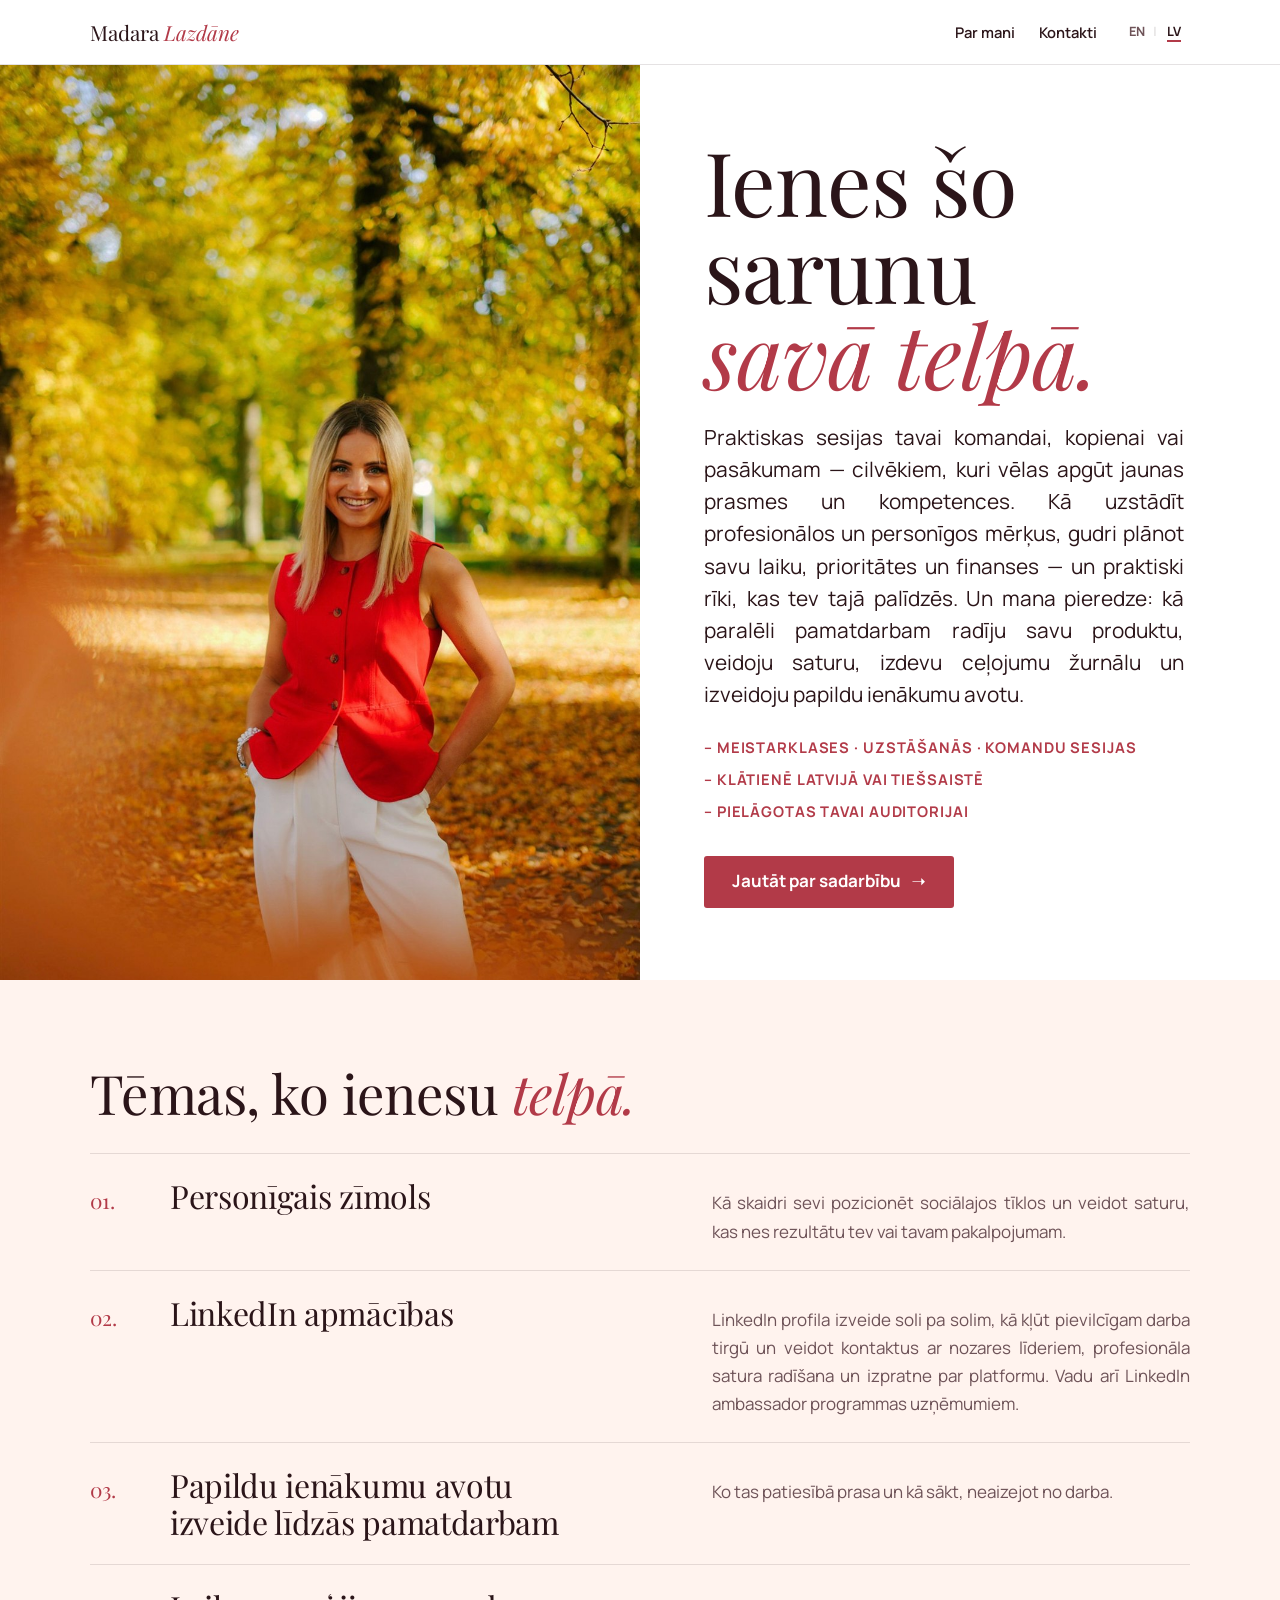
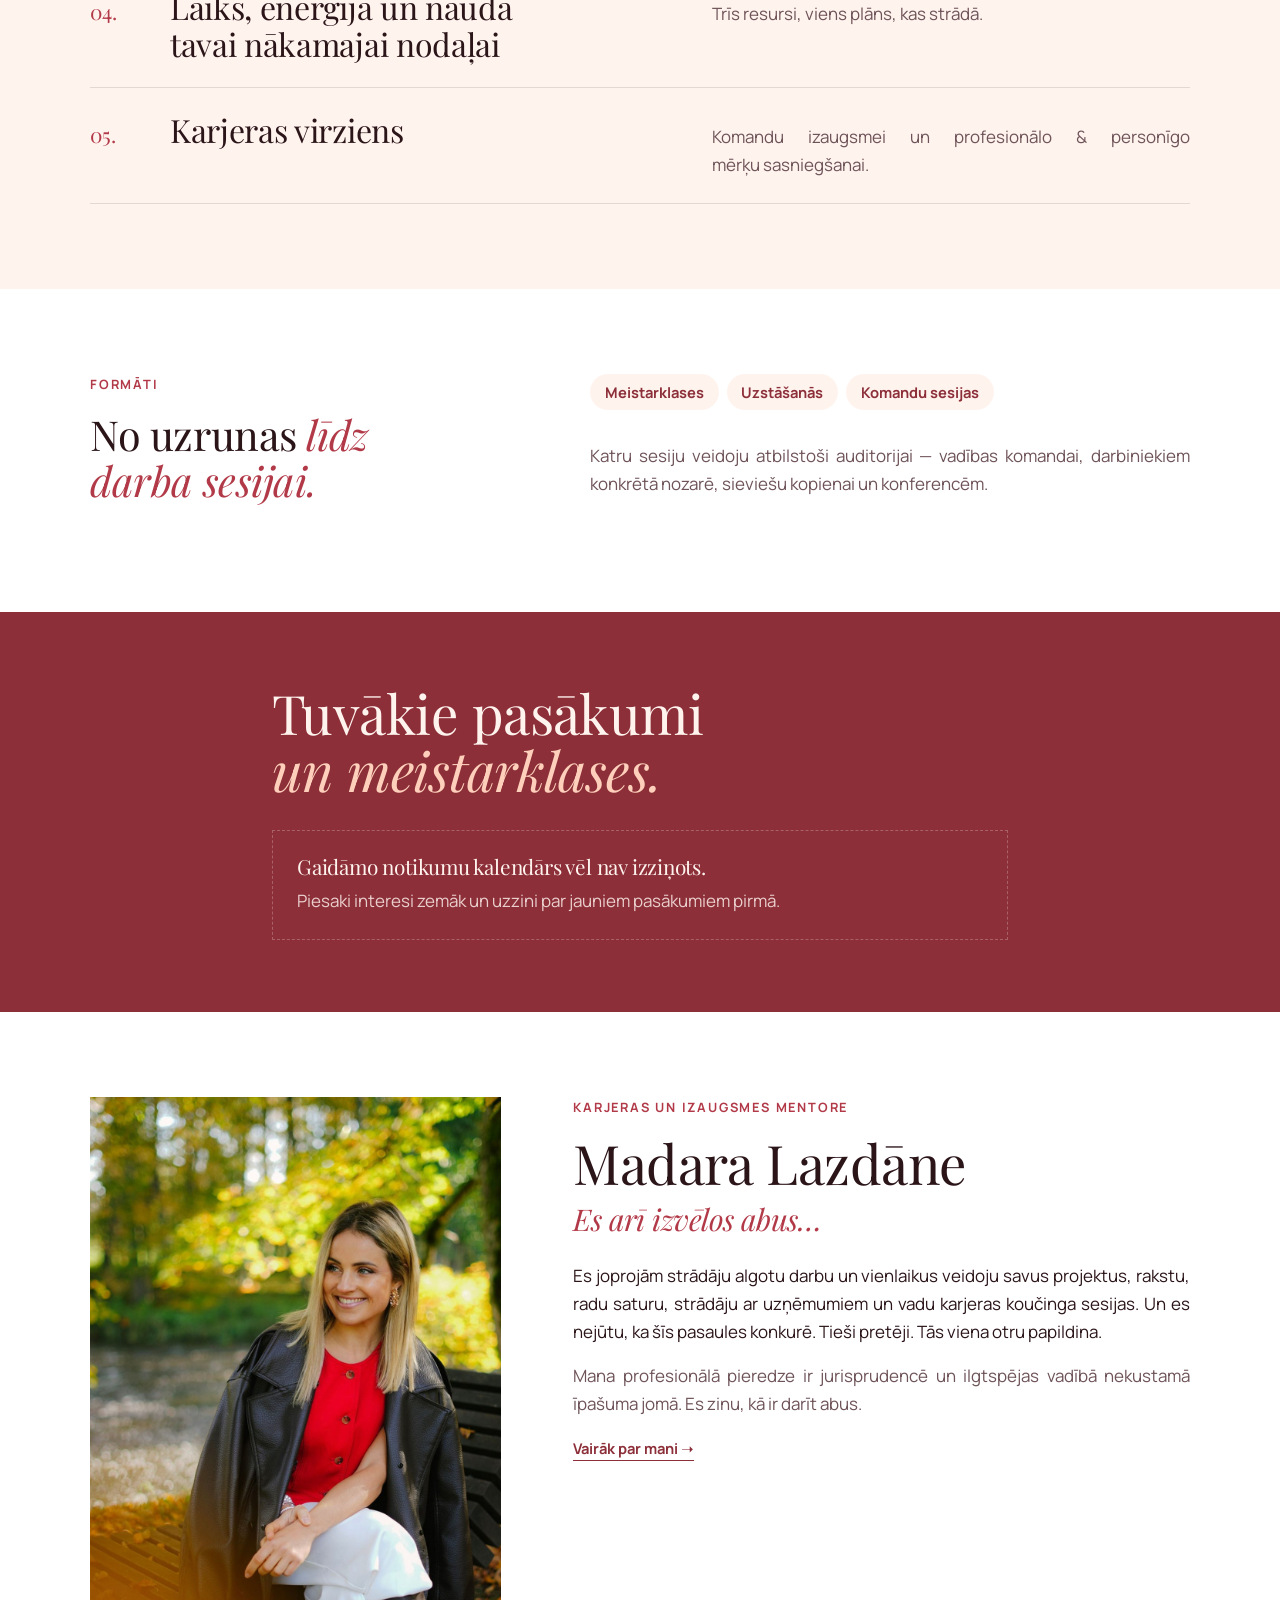
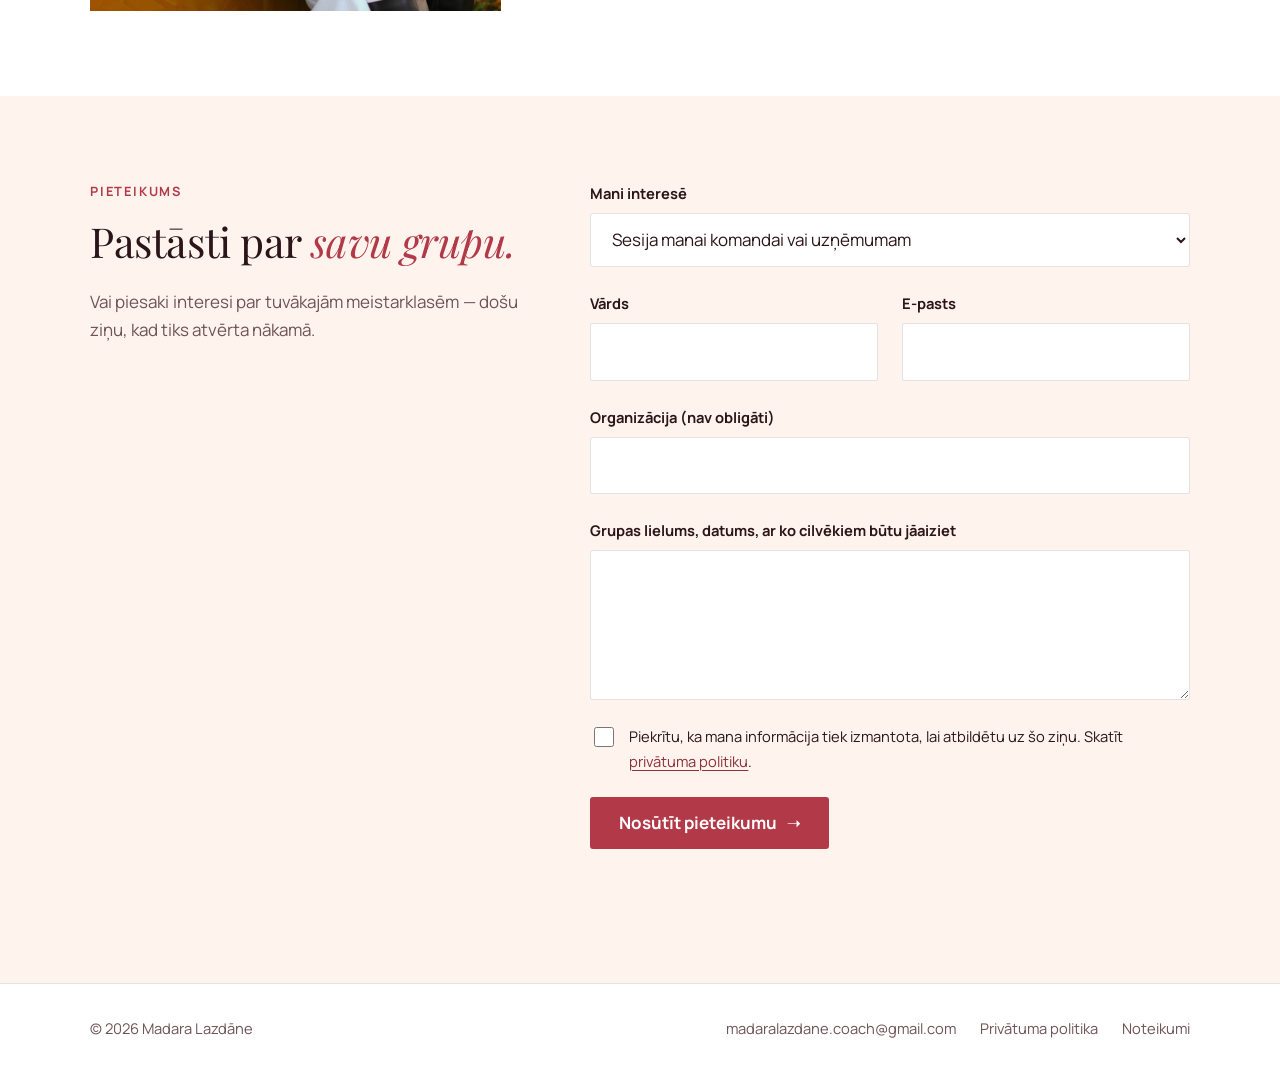
<file: workshops.html>
<!doctype html>
<html lang="en" data-page="workshops">
<head>
  <meta charset="utf-8">
  <meta name="viewport" content="width=device-width, initial-scale=1">
  <title>Workshops &amp; Masterclasses | Madara Lazdāne</title>
  <meta name="description" content="Workshops, masterclasses, talks and team sessions on personal brand, LinkedIn, building something alongside your 9–5, and time, energy and money.">
  <link rel="canonical" href="https://www.example.com/workshops.html">
  <meta property="og:type" content="website">
  <meta property="og:site_name" content="Madara Lazdāne">
  <meta property="og:title" content="Workshops & Masterclasses — Madara Lazdāne">
  <meta property="og:description" content="Bring the conversation to your team, community or event.">
  <meta property="og:url" content="https://www.example.com/workshops.html">
  <meta property="og:image" content="https://www.example.com/assets/img/og-image.png">
  <meta name="twitter:card" content="summary_large_image">
  <meta name="theme-color" content="#8c2f39">
  <link rel="icon" href="assets/img/favicon.svg" type="image/svg+xml">
  <link rel="preconnect" href="https://fonts.googleapis.com">
  <link rel="preconnect" href="https://fonts.gstatic.com" crossorigin>
  <link href="https://fonts.googleapis.com/css2?family=Playfair+Display:ital,wght@0,400;0,500;1,400;1,500&family=Manrope:wght@400;500;600;700&display=swap" rel="stylesheet">
  <link rel="stylesheet" href="assets/css/styles.css">
</head>
<body>
  <header class="site-header" data-component="header"></header>

  <main id="main">
    <section class="split">
      <div class="split__media"><figure class="media"><img src="assets/img/madara-rudens-veste.jpg" alt="Madara Lazdāne" width="1066" height="1600" style="object-position:56% 44%" fetchpriority="high"></figure></div>
      <div class="split__body">
        <h1 data-i18n="ws.title">Bring the conversation <em>to your team.</em></h1>
        <p class="lead" data-i18n="ws.lead">Practical sessions for your team, community or event — for people who are good at their jobs and curious about what else they could build.</p>
        <ul class="caps-list">
          <li data-i18n="ws.h1">Masterclasses · talks · team sessions</li>
          <li data-i18n="ws.h2">In person in Latvia or online</li>
          <li data-i18n="ws.h3">Shaped around your audience</li>
        </ul>
        <div><a class="btn btn--primary" href="#enquire" data-i18n="ws.cta">Enquire about a workshop</a></div>
      </div>
    </section>

    <section class="section section--paper2">
      <div class="container">
        <div class="section-head">
          <h2 data-i18n="ws.themes.title">Topics I bring <em>to the room.</em></h2>
        </div>
        <ol class="themes" data-render="themes"></ol>
      </div>
    </section>

    <section class="section">
      <div class="container grid grid--split">
        <div>
          <p class="eyebrow" data-i18n="ws.formats.eyebrow">Formats</p>
          <h2 data-i18n="ws.formats.title">From a keynote <em>to a working session.</em></h2>
        </div>
        <div>
          <ul class="chips">
            <li data-i18n="ws.chip2">Masterclasses</li>
            <li data-i18n="ws.chip3">Talks</li>
            <li data-i18n="ws.chip4">Team sessions</li>
          </ul>
          <p class="muted" data-i18n="ws.formats.text">Every session is shaped around your audience — a leadership team, employees in a specific industry, a women's community or a conference.</p>
        </div>
      </div>
    </section>

    <section class="section section--tight section--dark">
      <div class="container container--narrow">
        <div class="section-head">
          <h2 data-i18n="ws.events.title">Upcoming events <em>&amp; masterclasses.</em></h2>
        </div>
        <div class="events" data-render="events"></div>
      </div>
    </section>

    <div data-render="about"></div>

    <section class="section section--paper2" id="enquire">
      <div class="container grid grid--split">
        <div>
          <p class="eyebrow" data-i18n="ws.form.eyebrow">Enquire</p>
          <h2 data-i18n="ws.form.title">Tell me about <em>your group.</em></h2>
          <p class="muted" data-i18n="ws.form.text">Or register interest in public workshops — I'll let you know when the next one opens.</p>
        </div>
        <form class="form" data-form="workshop" novalidate>
          <input type="hidden" name="form" value="workshop">
          <div class="field"><label for="w-type" data-i18n="ws.f.type">I'm interested in</label>
            <select id="w-type" name="type">
              <option value="team" data-i18n="ws.f.o1">A session for my team or company</option>
              <option value="event" data-i18n="ws.f.o2">A talk or masterclass at an event</option>
              <option value="linkedin" data-i18n="ws.f.o3">Practical LinkedIn masterclass</option>
              <option value="time" data-i18n="ws.f.o4">Time-planning masterclass</option>
            </select></div>
          <div class="grid grid--2" style="gap:var(--s-5)">
            <div class="field"><label for="w-name" data-i18n="f.name">Name</label><input id="w-name" name="name" autocomplete="name" required></div>
            <div class="field"><label for="w-email" data-i18n="f.email">Email</label><input id="w-email" name="email" type="email" autocomplete="email" required></div>
          </div>
          <div class="field"><label for="w-org" data-i18n="ws.f.org">Organisation (optional)</label><input id="w-org" name="organisation" autocomplete="organization"></div>
          <div class="field"><label for="w-msg" data-i18n="ws.f.msg">Group size, date, what you'd like people to leave with</label><textarea id="w-msg" name="message"></textarea></div>
          <div class="field field--check"><input id="w-consent" name="consent" type="checkbox" required><label for="w-consent" data-i18n="f.consent">I agree that my details are used to reply to this message. See the <a href="privatuma.html">privacy policy</a>.</label></div>
          <div><button class="btn btn--primary" type="submit" data-i18n="ws.f.send">Send enquiry</button></div>
          <p class="form__status" role="status" aria-live="polite"></p>
        </form>
      </div>
    </section>
  </main>

  <footer class="site-footer" data-component="footer"></footer>

  <script src="assets/js/config.js"></script>
  <script src="assets/js/data.js"></script>
  <script src="assets/js/lv.js"></script>
  <script src="assets/js/main.js"></script>
</body>
</html>
</file>
<file: assets/css/styles.css>
/* ==========================================================================
   Madara Lazdāne — design system
   All brand decisions live in :root tokens. Change them here, not in components.
   ========================================================================== */

:root {
  /* Brand palette */
  --c-rose:   #8c2f39;   /* Burnt Rose — strong accents, dark bands */
  --c-mauve:  #b23a48;   /* Dusty Mauve — buttons, eyebrows */
  --c-blush:  #fcb9b2;   /* Powder Blush — decorative blocks */
  --c-peach:  #fed0bb;   /* Peach Fuzz — highlight blocks */

  /* Neutrals (warm, very light) */
  --c-white:  #ffffff;
  --c-tint:   #fff3ee;   /* soft peach-white band */
  --c-ink:    #2b1519;   /* text */
  --c-muted:  #6e5358;
  --c-line:   rgba(43, 21, 25, 0.12);
  --c-line-on-dark: rgba(255, 243, 238, 0.25);

  /* Roles */
  --bg: var(--c-white);
  --text: var(--c-ink);
  --link: var(--c-rose);

  /* Typography */
  --f-display: "Playfair Display", Georgia, "Times New Roman", serif;
  --f-body: "Manrope", system-ui, -apple-system, "Segoe UI", sans-serif;

  --fs-xs: 0.8rem;
  --fs-sm: 0.92rem;
  --fs-base: 1.0625rem;
  --fs-lg: clamp(1.15rem, 1rem + 0.5vw, 1.3rem);
  --fs-xl: clamp(1.5rem, 1.2rem + 1.2vw, 2rem);
  --fs-2xl: clamp(2.1rem, 1.5rem + 2.6vw, 3.4rem);
  --fs-3xl: clamp(3rem, 2rem + 4.4vw, 5.8rem);

  /* Spacing */
  --s-1: 0.25rem; --s-2: 0.5rem; --s-3: 0.75rem; --s-4: 1rem;
  --s-5: 1.5rem;  --s-6: 2rem;   --s-7: 3rem;    --s-8: 4.5rem;
  --s-9: clamp(3.5rem, 2.5rem + 3.5vw, 6rem);

  --gutter: clamp(1rem, 0.5rem + 2.5vw, 2.5rem);
  --max: 1180px;
  --narrow: 46rem;
  --radius: 3px;
  --header-h: 64px;
}

/* ---------- Base ---------- */
*, *::before, *::after { box-sizing: border-box; }
html { -webkit-text-size-adjust: 100%; scroll-padding-top: calc(var(--header-h) + 1rem); }
body {
  margin: 0; background: var(--bg); color: var(--text);
  font-family: var(--f-body); font-size: var(--fs-base); line-height: 1.65;
  -webkit-font-smoothing: antialiased; overflow-x: hidden;
  hyphens: manual; -webkit-hyphens: manual; overflow-wrap: normal; word-break: normal;
}
img { max-width: 100%; height: auto; display: block; }
a { color: var(--link); text-underline-offset: 0.2em; text-decoration-thickness: 1px; }
a:hover { text-decoration-thickness: 2px; }
h1, h2, h3, h4 {
  font-family: var(--f-display); font-weight: 400; line-height: 1.05;
  letter-spacing: -0.01em; margin: 0 0 var(--s-4);
}
h1 { font-size: var(--fs-3xl); }
h2 { font-size: var(--fs-2xl); margin-bottom: var(--s-5); }
h3 { font-size: var(--fs-xl); line-height: 1.15; }
p { margin: 0 0 var(--s-4); text-wrap: pretty; }
h1, h2, h3, .pull-line, .about-quote p, .pain__list li, .voices li, .questions li { text-wrap: balance; }
h1 em, h2 em, h3 em { color: var(--c-mauve); font-style: italic; }
.section--dark h1 em, .section--dark h2 em, .section--dark h3 em { color: var(--c-peach); }

:focus-visible { outline: 3px solid var(--c-mauve); outline-offset: 3px; }
.section--dark :focus-visible { outline-color: var(--c-peach); }

.skip-link { position: absolute; left: var(--s-4); top: -100px; z-index: 100; background: var(--c-ink); color: #fff; padding: var(--s-3) var(--s-4); }
.skip-link:focus { top: var(--s-4); }
.visually-hidden { position: absolute !important; width: 1px; height: 1px; overflow: hidden; clip: rect(0 0 0 0); white-space: nowrap; }

/* ---------- Layout ---------- */
.container { width: 100%; max-width: var(--max); margin-inline: auto; padding-inline: var(--gutter); }
.container--narrow { max-width: calc(var(--narrow) + 2 * var(--gutter)); }
.section { padding-block: var(--s-9); }
.section--tight { padding-block: var(--s-8); }
.section--dark { background: var(--c-rose); color: var(--c-tint); --link: var(--c-peach); }
.section--plum { background: var(--c-peach); }
.section--paper2 { background: var(--c-tint); }
.section--dark .muted { color: rgba(255, 243, 238, 0.82); }
.muted { color: var(--c-muted); }
.lead { font-size: var(--fs-lg); line-height: 1.55; max-width: 60ch; }
.center { text-align: center; }
.center .lead, .center .section-head { margin-inline: auto; }

.grid { display: grid; gap: var(--s-6); }
@media (min-width: 800px) {
  .grid--2 { grid-template-columns: repeat(2, 1fr); }
  .grid--3 { grid-template-columns: repeat(3, 1fr); }
  .grid--split { grid-template-columns: 5fr 7fr; align-items: start; gap: var(--s-8); }
  .grid--split-r { grid-template-columns: 7fr 5fr; align-items: center; gap: var(--s-8); }
}

.eyebrow {
  font-size: var(--fs-xs); font-weight: 700; letter-spacing: 0.14em; text-transform: uppercase;
  margin: 0 0 var(--s-4); color: var(--c-mauve);
}
.section--dark .eyebrow { color: var(--c-peach); }
.section-head { max-width: 44rem; margin-bottom: var(--s-6); }
.section-head > :last-child { margin-bottom: 0; }

/* ---------- Buttons ---------- */
.btn {
  display: inline-flex; align-items: center; justify-content: center; gap: 0.6em;
  min-height: 52px; padding: 0.85em 1.6em;
  font: 700 var(--fs-base)/1.2 var(--f-body);
  text-decoration: none; border: 1.5px solid transparent; border-radius: var(--radius);
  cursor: pointer; transition: background-color .2s, color .2s, border-color .2s;
}
.btn::after { content: "➝"; transition: transform .2s; }
.btn:hover::after { transform: translateX(3px); }
.btn--primary { background: var(--c-mauve); color: #fff; }
.btn--primary:hover { background: var(--c-rose); }
.btn--dark { background: var(--c-rose); color: #fff; }
.btn--dark:hover { background: var(--c-ink); }
.btn--ghost { background: transparent; color: var(--c-rose); border-color: var(--c-rose); }
.btn--ghost:hover { background: var(--c-rose); color: #fff; }
.section--dark .btn--primary { background: var(--c-peach); color: var(--c-rose); }
.section--dark .btn--primary:hover { background: #fff; }
.section--dark .btn--ghost { color: var(--c-tint); border-color: var(--c-tint); }
.section--dark .btn--ghost:hover { background: var(--c-tint); color: var(--c-rose); }
.btn--block { width: 100%; }
.btn--noarrow::after { content: none; }
.btn-row { display: flex; flex-wrap: wrap; gap: var(--s-3); }
.btn-note { font-style: italic; font-size: var(--fs-sm); color: var(--c-muted); margin-top: var(--s-2); }

.text-link { font-weight: 700; font-size: var(--fs-sm); text-decoration: none; border-bottom: 1.5px solid currentColor; padding-bottom: 2px; }
.text-link::after { content: " ➝"; }

/* ---------- Header (slim — name + language) ---------- */
.site-header { position: sticky; top: 0; z-index: 50; background: rgba(255,255,255,.94); backdrop-filter: blur(10px); border-bottom: 1px solid var(--c-line); }
.site-header__inner { display: flex; align-items: center; gap: var(--s-5); min-height: var(--header-h); }
.logo { font-family: var(--f-display); font-size: 1.3rem; color: var(--c-ink); text-decoration: none; white-space: nowrap; }
.logo span { color: var(--c-mauve); font-style: italic; }
.header-links { margin-left: auto; display: flex; align-items: center; gap: var(--s-5); font-size: var(--fs-sm); font-weight: 600; }
.header-links a { color: var(--c-ink); text-decoration: none; }
.header-links a:hover { color: var(--c-mauve); }
@media (max-width: 560px) { .header-links .hide-sm { display: none; } }

.lang-switch { display: flex; align-items: center; font-size: var(--fs-xs); font-weight: 700; letter-spacing: 0.08em; }
.lang-switch button { background: none; border: 0; padding: 0.5em 0.35em; cursor: pointer; color: var(--c-muted); font: inherit; min-width: 32px; min-height: 40px; }
.lang-switch button[aria-pressed="true"] { color: var(--c-ink); text-decoration: underline; text-decoration-color: var(--c-mauve); text-decoration-thickness: 2px; text-underline-offset: 0.35em; }
.lang-switch span { color: var(--c-line); }

/* ---------- Home hub (portrait + name + offer buttons) ---------- */
.hub { display: grid; min-height: calc(100vh - var(--header-h)); }
@media (min-width: 900px) { .hub { grid-template-columns: 1fr 1fr; } }
.hub__media { position: relative; min-height: 42vh; background: var(--c-blush); }
.hub__media .ph, .hub__media .media { position: absolute; inset: 0; aspect-ratio: auto; height: 100%; }
.hub__body { display: flex; flex-direction: column; justify-content: center; padding: var(--s-7) var(--gutter); max-width: 40rem; }
@media (min-width: 900px) { .hub__body { padding-inline: clamp(2rem, 5vw, 5rem); } }
.hub__name { font-size: var(--fs-3xl); line-height: .95; margin-bottom: var(--s-5); }
.hub__name span { display: block; }
.hub__line { font-size: var(--fs-lg); max-width: 30ch; margin-bottom: var(--s-6); }
.offer-links { list-style: none; padding: 0; margin: 0 0 var(--s-6); display: grid; gap: var(--s-3); max-width: 26rem; }
.offer-links .btn { width: 100%; justify-content: space-between; text-align: left; }
.offer-links small { display: block; font-weight: 500; font-size: var(--fs-xs); opacity: .85; margin-top: 2px; }
.hub__more { font-size: var(--fs-sm); display: flex; gap: var(--s-5); flex-wrap: wrap; }

/* ---------- Split hero (offer landing pages) ---------- */
.split { display: grid; }
@media (min-width: 900px) { .split { grid-template-columns: 1fr 1fr; min-height: min(88vh, 780px); } }
.split__media { position: relative; min-height: 44vh; background: var(--c-blush); }
.split__media > .ph, .split__media > .media, .split__media > .stage { position: absolute; inset: 0; aspect-ratio: auto; height: 100%; width: 100%; }
.split__body { display: flex; flex-direction: column; justify-content: center; padding: var(--s-8) var(--gutter); max-width: 38rem; }
@media (min-width: 900px) { .split__body { padding-inline: clamp(2rem, 5vw, 5rem); } }
.split__body h1 { font-size: var(--fs-3xl); line-height: .98; }
.split__body .lead { margin-bottom: var(--s-5); }
.caps-list { list-style: none; padding: 0; margin: 0 0 var(--s-6); display: grid; gap: var(--s-2); }
.caps-list li { font-size: var(--fs-sm); font-weight: 700; letter-spacing: .06em; text-transform: uppercase; color: var(--c-mauve); }
.caps-list li::before { content: "– "; }

/* Legacy hero used on about page */
.hero { padding-block: var(--s-8); }
.hero__grid { display: grid; gap: var(--s-7); align-items: center; }
@media (min-width: 900px) { .hero__grid { grid-template-columns: 1fr 1fr; gap: var(--s-8); } }
.hero__media { position: relative; }
.hero__media::before { content: ""; position: absolute; inset: 8% -6% -6% 10%; background: var(--c-peach); z-index: 0; }
.hero__media > * { position: relative; z-index: 1; }

/* ---------- Image placeholders ---------- */
.ph {
  margin: 0; position: relative; background-color: var(--c-blush);
  background-image: repeating-linear-gradient(135deg, transparent 0 16px, rgba(140, 47, 57, 0.07) 16px 17px);
  display: grid; place-items: center; overflow: hidden; aspect-ratio: var(--ratio, 4 / 5); color: var(--c-rose);
}
.ph figcaption { font-size: var(--fs-xs); font-weight: 700; letter-spacing: 0.12em; text-transform: uppercase; background: #fff; padding: var(--s-2) var(--s-3); text-align: center; max-width: 80%; }
.ph--dark { background-color: var(--c-peach); }
.media { margin: 0; aspect-ratio: var(--ratio, 4 / 5); overflow: hidden; }
.media img { width: 100%; height: 100%; object-fit: cover; }

/* ---------- "Does this sound familiar?" ---------- */
.pain { text-align: center; }
.pain h2 { max-width: none; margin-inline: auto; margin-bottom: var(--s-6); }
.pain__list { list-style: none; padding: 0; margin: 0 auto var(--s-6); max-width: 36rem; display: grid; gap: var(--s-3); }
.pain__list li { font-family: var(--f-display); font-style: italic; font-size: var(--fs-lg); line-height: 1.35; }
.pain__close { max-width: 38rem; margin-inline: auto; }

/* ---------- Numbered outcomes ---------- */
.outcomes { list-style: none; padding: 0; margin: 0; display: grid; gap: var(--s-6) var(--s-7); }
@media (min-width: 760px) { .outcomes { grid-template-columns: repeat(2, 1fr); } }
.outcome__num { display: block; font-family: var(--f-display); font-size: var(--fs-2xl); color: var(--c-mauve); line-height: 1; margin-bottom: var(--s-3); }
.outcome h3 { font-size: var(--fs-lg); font-family: var(--f-body); font-weight: 700; margin-bottom: var(--s-2); line-height: 1.3; }
.outcome p { margin: 0; color: var(--c-muted); }
/* Card variant (product pages): equal-height tiles, aligned text */
.outcomes--cards { gap: var(--s-4); }
.outcomes--cards .outcome { background: var(--c-tint); padding: var(--s-6); display: flex; flex-direction: column; }
.outcomes--cards .outcome__num { font-size: var(--fs-xl); margin-bottom: var(--s-4); }
.outcomes--cards .outcome h3 { font-family: var(--f-display); font-weight: 400; font-size: var(--fs-lg); line-height: 1.25; margin-bottom: var(--s-3); }

/* Row alignment: titles, texts and buttons line up across every card in a row */
.outcomes .outcome, .service-grid .service, .help-cards .help-card:not(.help-card--compact) {
  display: grid; grid-template-rows: subgrid; grid-row: span 3; row-gap: 0; align-content: start;
}
.formats .format { display: grid; grid-template-rows: subgrid; grid-row: span 5; row-gap: 0; }
.formats .format .btn { align-self: end; justify-self: start; margin-top: var(--s-4); }
.outcomes--cards .outcome p { line-height: 1.65; }
@media (min-width: 960px) { .outcomes--3 { grid-template-columns: repeat(3, 1fr); } }

/* ---------- Philosophy pillars ---------- */
.philosophy__quote { font-size: var(--fs-2xl); max-width: 20ch; margin-bottom: var(--s-7); }
.pillars { list-style: none; padding: 0; margin: 0; display: grid; border-top: 1px solid var(--c-line); }
@media (min-width: 640px) { .pillars { grid-template-columns: repeat(2, 1fr); } }
@media (min-width: 1000px) { .pillars { grid-template-columns: repeat(3, 1fr); } }
.pillar { padding: var(--s-6) var(--s-5) var(--s-6) 0; border-bottom: 1px solid var(--c-line); }
.pillar__num { font-family: var(--f-display); color: var(--c-mauve); font-size: var(--fs-lg); }
.pillar h3 { margin: var(--s-2) 0 var(--s-3); font-size: var(--fs-xl); }
.pillar p { margin: 0; max-width: 32ch; }

/* ---------- Product mockups (CSS objects until real photography exists) ---------- */
.stage { position: relative; aspect-ratio: 1 / 1; display: grid; place-items: center; background: var(--c-blush); overflow: hidden; }
.stage--light { background: var(--c-peach); }
.stage::after { content: ""; position: absolute; width: 60%; height: 8%; bottom: 14%; background: radial-gradient(ellipse at center, rgba(140,47,57,.35), transparent 70%); filter: blur(8px); }
.workbook {
  position: relative; z-index: 1; width: min(52%, 340px); aspect-ratio: 210 / 297;
  background: var(--c-rose); color: var(--c-tint);
  box-shadow: inset 8px 0 12px rgba(0,0,0,.25), 18px 24px 40px rgba(140,47,57,.35);
  transform: rotate(-4deg); padding: 9% 9% 8% 13%;
  display: flex; flex-direction: column; justify-content: space-between;
}
.workbook::before { content: ""; position: absolute; right: -7px; top: 3px; bottom: 3px; width: 7px; background: repeating-linear-gradient(to bottom, #fff 0 2px, #f1e2dc 2px 3px); }
.workbook__num { font-family: var(--f-display); font-size: clamp(3rem, 8vw, 6rem); line-height: .8; color: var(--c-peach); }
.workbook__title { font-family: var(--f-display); font-size: clamp(1rem, 2.4vw, 1.6rem); line-height: 1.05; }
.workbook__title em { color: var(--c-blush); }
.workbook__meta { font-size: clamp(.5rem, 1vw, .7rem); letter-spacing: .16em; text-transform: uppercase; opacity: .8; }

.cardset { position: relative; z-index: 1; width: min(70%, 460px); aspect-ratio: 1 / 1; }
.mcard {
  position: absolute; width: 50%; aspect-ratio: 63 / 88; left: 25%; top: 10%;
  background: #fff; color: var(--c-ink); border-radius: 8px;
  box-shadow: 10px 16px 30px rgba(140,47,57,.25); padding: 9%;
  display: flex; flex-direction: column; justify-content: space-between;
  font-family: var(--f-display); font-size: clamp(.7rem, 1.5vw, 1rem); line-height: 1.2;
}
.mcard small { font-family: var(--f-body); font-size: .6em; letter-spacing: .14em; text-transform: uppercase; color: var(--c-mauve); font-weight: 700; }
.mcard:nth-child(1) { transform: rotate(-14deg) translate(-38%, 6%); background: var(--c-peach); }
.mcard:nth-child(2) { transform: rotate(-2deg) translate(0, -2%); }
.mcard:nth-child(3) { transform: rotate(11deg) translate(40%, 8%); background: var(--c-rose); color: var(--c-tint); }
.mcard:nth-child(3) small { color: var(--c-peach); }

/* ---------- Price box ---------- */
.price-box { max-width: 34rem; margin-inline: auto; background: #fff; border: 1px solid var(--c-line); padding: var(--s-7) var(--s-6); text-align: center; box-shadow: 0 20px 50px rgba(140,47,57,.08); }
.price-box h2 { font-size: var(--fs-xl); }
.price { font-family: var(--f-display); font-size: var(--fs-2xl); color: var(--c-rose); line-height: 1.1; margin: var(--s-2) 0 var(--s-5); }
.price small { display: block; font-family: var(--f-body); font-size: var(--fs-xs); letter-spacing: .1em; text-transform: uppercase; color: var(--c-muted); margin-top: var(--s-2); }
.ticks { list-style: none; padding: 0; margin: 0 0 var(--s-6); text-align: left; }
.ticks li { padding: var(--s-3) 0 var(--s-3) 1.8rem; border-bottom: 1px solid var(--c-line); position: relative; }
.ticks li::before { content: "✓"; position: absolute; left: 0; color: var(--c-mauve); font-weight: 700; }
.section--dark .ticks li { border-color: var(--c-line-on-dark); }
.section--dark .ticks li::before { color: var(--c-peach); }
.edition { border: 0; padding: 0; margin: 0 0 var(--s-5); }
.edition legend { font-size: var(--fs-xs); font-weight: 700; letter-spacing: .14em; text-transform: uppercase; margin: 0 auto var(--s-3); }
.edition__opts { display: flex; gap: var(--s-2); flex-wrap: wrap; justify-content: center; }
.edition label { cursor: pointer; }
.edition input { position: absolute; opacity: 0; }
.edition span { display: inline-block; padding: .6em 1.1em; border: 1.5px solid var(--c-line); border-radius: var(--radius); font-size: var(--fs-sm); font-weight: 600; }
.edition input:checked + span { border-color: var(--c-rose); background: var(--c-rose); color: #fff; }
.edition input:focus-visible + span { outline: 3px solid var(--c-mauve); outline-offset: 2px; }
.secure-note { font-size: var(--fs-xs); color: var(--c-muted); margin-top: var(--s-3); display: flex; gap: .5em; align-items: center; justify-content: center; }
.notice { background: var(--c-tint); border-left: 3px solid var(--c-mauve); padding: var(--s-3) var(--s-4); font-size: var(--fs-sm); margin-top: var(--s-4); text-align: left; }

/* ---------- Product cards (shop list) ---------- */
.product-grid { display: grid; gap: var(--s-6); }
@media (min-width: 720px) { .product-grid { grid-template-columns: repeat(2, 1fr); } }
.product-card { display: flex; flex-direction: column; text-decoration: none; color: inherit; }
.product-card .stage { aspect-ratio: 4 / 3; margin-bottom: var(--s-5); }
.product-card__kicker { font-size: var(--fs-xs); font-weight: 700; letter-spacing: .14em; text-transform: uppercase; color: var(--c-mauve); }
.product-card h3 { margin: var(--s-2) 0; }
.product-card__foot { display: flex; justify-content: space-between; align-items: baseline; margin-top: auto; padding-top: var(--s-4); border-top: 1px solid var(--c-line); }
.product-card__foot .price { font-size: var(--fs-lg); margin: 0; }

/* ---------- Steps ---------- */
.steps { list-style: none; padding: 0; margin: 0; display: grid; }
@media (min-width: 800px) { .steps { grid-template-columns: repeat(3, 1fr); gap: var(--s-6); } }
.steps li { padding: var(--s-5) 0; border-top: 2px solid var(--c-peach); }
.steps h3 { font-size: var(--fs-xl); margin-top: var(--s-3); }
.steps__label { font-size: var(--fs-xs); font-weight: 700; letter-spacing: .14em; text-transform: uppercase; color: var(--c-peach); }
.section:not(.section--dark) .steps__label { color: var(--c-mauve); }

/* ---------- FAQ ---------- */
.faq { border-top: 1px solid var(--c-line); text-align: left; }
.faq details { border-bottom: 1px solid var(--c-line); }
.faq summary { list-style: none; cursor: pointer; padding: var(--s-5) 2.5rem var(--s-5) 0; position: relative; font-weight: 700; font-size: var(--fs-lg); }
.faq summary::-webkit-details-marker { display: none; }
.faq summary::after { content: "+"; position: absolute; right: 0; top: 50%; transform: translateY(-50%); font-size: 1.6rem; font-weight: 400; color: var(--c-mauve); }
.faq details[open] summary::after { content: "–"; }
.faq details > div { padding-bottom: var(--s-5); color: var(--c-muted); }

/* ---------- Coaching ---------- */
.voices { list-style: none; padding: 0; margin: 0; display: grid; gap: var(--s-3); }
@media (min-width: 760px) { .voices { grid-template-columns: repeat(2, 1fr); gap: var(--s-4) var(--s-6); } }
.voices li { font-family: var(--f-display); font-style: italic; font-size: var(--fs-lg); line-height: 1.35; padding: var(--s-3) 0 var(--s-3) var(--s-5); border-left: 2px solid var(--c-blush); }
.service-grid { display: grid; gap: var(--s-4); }
@media (min-width: 640px) { .service-grid { grid-template-columns: repeat(2, 1fr); } }
@media (min-width: 1000px) { .service-grid { grid-template-columns: repeat(3, 1fr); } }
.service { padding: var(--s-6); background: #fff; border-top: 3px solid var(--c-blush); }
.service__num { font-family: var(--f-display); color: var(--c-mauve); }
.service h3 { font-size: var(--fs-lg); margin: var(--s-3) 0; }
.service p { margin: 0; color: var(--c-muted); font-size: var(--fs-sm); }

.formats { display: grid; gap: var(--s-5); }
@media (min-width: 860px) { .formats { grid-template-columns: repeat(3, 1fr); } }
.format { padding: var(--s-6); background: #fff; border: 1px solid var(--c-line); display: flex; flex-direction: column; color: var(--c-ink); }
.format .muted { color: var(--c-muted); }
.format__kicker { font-size: var(--fs-xs); font-weight: 700; letter-spacing: .14em; text-transform: uppercase; color: var(--c-mauve); }
.format h3 { margin: var(--s-3) 0; }
.format .btn { margin-top: auto; align-self: flex-start; }
.format--featured { background: var(--c-peach); border-color: var(--c-peach); }
.format .btn--ghost { color: var(--c-rose); border-color: var(--c-rose); }
.format .btn--ghost:hover { background: var(--c-rose); color: #fff; }
.format .btn--dark { background: var(--c-rose); color: #fff; }

/* ---------- Workshops ---------- */
.themes { list-style: none; padding: 0; margin: 0; border-top: 1px solid var(--c-line); }
.theme { display: grid; grid-template-columns: 3rem 1fr; gap: var(--s-4); padding: var(--s-5) 0; border-bottom: 1px solid var(--c-line); }
@media (min-width: 800px) { .theme { grid-template-columns: 4rem 1.1fr 1fr; align-items: baseline; } }
.theme__num { font-family: var(--f-display); color: var(--c-mauve); font-size: var(--fs-lg); }
.theme h3 { font-size: var(--fs-xl); margin: 0; text-align: left; text-wrap: balance; }
.theme p { margin: 0; color: var(--c-muted); grid-column: 2; }
@media (min-width: 800px) { .theme p { grid-column: auto; } }
.chips { display: flex; flex-wrap: wrap; gap: var(--s-2); list-style: none; padding: 0; margin: 0 0 var(--s-6); }
.chips li { background: var(--c-tint); color: var(--c-rose); padding: .4em 1em; font-size: var(--fs-sm); font-weight: 700; border-radius: 99px; }
.events { display: grid; gap: var(--s-4); }
.event { display: grid; gap: var(--s-3); padding: var(--s-5); border: 1px solid var(--c-line-on-dark); }
@media (min-width: 760px) { .event { grid-template-columns: 9rem 1fr auto; align-items: center; } }
.event__date { font-family: var(--f-display); font-size: var(--fs-lg); color: var(--c-peach); }
.event-empty { border: 1px dashed var(--c-line-on-dark); padding: var(--s-5); }
.event-empty h3 { font-size: var(--fs-lg); margin-bottom: var(--s-2); }
.event-empty p { margin: 0; }

/* ---------- Testimonials ---------- */
.testimonials { display: grid; gap: var(--s-6); }
@media (min-width: 860px) { .testimonials { grid-template-columns: repeat(3, 1fr); } }
.testimonial { margin: 0; display: flex; flex-direction: column; padding: var(--s-6); background: #fff; }
.testimonial blockquote { margin: 0 0 var(--s-5); font-family: var(--f-display); font-size: var(--fs-lg); line-height: 1.4; }
.testimonial blockquote::before { content: "“"; display: block; font-size: 3.5rem; line-height: .6; color: var(--c-blush); margin-bottom: var(--s-2); }
.testimonial figcaption { margin-top: auto; font-size: var(--fs-sm); }
.testimonial figcaption strong { display: block; }
.ph-tag { display: inline-block; font-size: .68rem; font-weight: 700; letter-spacing: .12em; text-transform: uppercase; background: var(--c-peach); color: var(--c-rose); padding: 2px 6px; margin-bottom: var(--s-3); align-self: flex-start; }

/* ---------- About ---------- */
.about-block { display: grid; gap: var(--s-7); align-items: start; }
@media (min-width: 860px) { .about-block { grid-template-columns: 2fr 3fr; gap: var(--s-8); } }
.about-quote { border-left: 3px solid var(--c-blush); padding-left: var(--s-5); margin: var(--s-6) 0 0; }
.about-quote p { font-family: var(--f-display); font-size: var(--fs-xl); line-height: 1.3; margin: 0; }
.about-quote .about-quote__sub { font-style: italic; color: var(--c-mauve); margin-top: var(--s-3); font-size: var(--fs-lg); }
@media (min-width: 1040px) { .about-quote .about-quote__sub { white-space: nowrap; font-size: clamp(0.95rem, 0.3rem + 1vw, 1.1rem); } }
.h-line { display: block; }

/* Legal pages (Distances līgums) */
.legal h1 { font-size: var(--fs-2xl); margin-bottom: var(--s-3); }
.legal h2 { font-size: var(--fs-xl); margin: var(--s-7) 0 var(--s-4); scroll-margin-top: calc(var(--header-h) + 1rem); }
/* Legal text is justified (phones stay left-aligned: the column is too narrow for even word gaps) */
.legal p, .legal li, .legal__row span { text-wrap: pretty; }
@media (min-width: 480px) {
  .legal p:not(.eyebrow):not(.legal__updated), .legal li, .legal__row span { text-align: justify; }
}
.legal__updated { color: var(--c-muted); font-size: var(--fs-sm); }
.legal__toc { background: var(--c-tint); padding: var(--s-5) var(--s-6); margin: var(--s-6) 0; }
.legal__toc ol { margin: 0; padding-left: 1.2rem; columns: 2; column-gap: var(--s-6); font-size: var(--fs-sm); }
@media (max-width: 560px) { .legal__toc ol { columns: 1; } }
.legal__toc li { margin: 0 0 var(--s-1); break-inside: avoid; }
.legal__list { padding-left: 1.4rem; margin: 0; }
.legal__list > li { margin-bottom: var(--s-3); padding-left: var(--s-1); }
.legal__list ul { margin: var(--s-2) 0 0; padding-left: 1.2rem; }
.legal__list ul li { margin-bottom: var(--s-1); }
.legal__facts { margin: 0; border-top: 1px solid var(--c-line); }
.legal__facts > div { display: grid; grid-template-columns: 14rem 1fr; gap: var(--s-4); padding: var(--s-3) 0; border-bottom: 1px solid var(--c-line); }
@media (max-width: 560px) { .legal__facts > div { grid-template-columns: 1fr; gap: 0; } }
.legal__facts dt { font-weight: 700; font-size: var(--fs-sm); }
.legal__facts dd { margin: 0; }
.legal__form { border: 1.5px dashed var(--c-line); padding: var(--s-5) var(--s-6); }
.legal__form p { margin-bottom: var(--s-3); }
.legal__list--bullets { list-style: none; padding-left: 0; }
.legal__list--bullets > li { position: relative; padding-left: 1.4rem; }
.legal__list--bullets > li::before { content: "•"; position: absolute; left: .2rem; color: var(--c-mauve); font-weight: 700; }
.legal__table { margin: var(--s-5) 0; border-top: 1px solid var(--c-line); font-size: var(--fs-sm); }
.legal__row { display: grid; gap: var(--s-2); padding: var(--s-4) 0; border-bottom: 1px solid var(--c-line); }
@media (min-width: 700px) { .legal__row { grid-template-columns: 1fr 1.3fr 1.6fr; gap: var(--s-5); } }
.legal__row--head { font-size: var(--fs-xs); font-weight: 700; letter-spacing: .12em; text-transform: uppercase; color: var(--c-mauve); }
@media (max-width: 699px) { .legal__row--head { display: none; } }
mark.todo { background: var(--c-peach); color: var(--c-rose); padding: 0 .25em; border-radius: 2px; }
.terms-note { font-size: var(--fs-xs); color: var(--c-muted); margin-top: var(--s-2); text-align: center; }
@media (min-width: 860px) {
  .about-block--stretch { align-items: stretch; }
  .about-block--stretch > .media { aspect-ratio: auto; height: 100%; min-height: 420px; }
}
.voice-list { list-style: none; padding: 0; margin: 0; border-top: 1px solid var(--c-line); }
.voice-list li { position: relative; padding: var(--s-3) 0 var(--s-3) 2rem; border-bottom: 1px solid var(--c-line); font-size: 1.125rem; line-height: 1.5; }
.voice-note { display: block; margin-top: var(--s-2); font-family: var(--f-display); font-style: italic; font-size: 1rem; color: var(--c-mauve); line-height: 1.45; }
.voice-list li::before { content: "✓"; position: absolute; left: 0; top: var(--s-3); color: var(--c-mauve); font-weight: 700; }
@media (min-width: 760px) { .h2--oneline { white-space: nowrap; font-size: clamp(1.7rem, 0.6rem + 2.3vw, 3rem); } }
.video { position: relative; aspect-ratio: 16 / 9; background: var(--c-ink); overflow: hidden; max-width: 960px; margin-inline: auto; }
.video iframe, .video__play { position: absolute; inset: 0; width: 100%; height: 100%; border: 0; }
.video__play { padding: 0; cursor: pointer; background: none; }
.video__play img { width: 100%; height: 100%; object-fit: cover; }
.video__icon { position: absolute; left: 50%; top: 50%; width: 84px; height: 84px; transform: translate(-50%, -50%); border-radius: 50%; background: var(--c-mauve); box-shadow: 0 10px 30px rgba(0,0,0,.25); transition: transform .2s, background .2s; }
.video__icon::after { content: ""; position: absolute; left: 34px; top: 26px; border-left: 24px solid #fff; border-top: 16px solid transparent; border-bottom: 16px solid transparent; }
.video--vertical { aspect-ratio: 9 / 16; width: 100%; max-width: 340px; margin: 0 auto; box-shadow: 0 24px 60px rgba(140,47,57,.18); }
.video--vertical .video__play img { transform: scale(1.06); }
.video-split { display: grid; gap: var(--s-7); align-items: center; }
.video-split h2 { margin-bottom: var(--s-6); }
@media (min-width: 800px) { .video-split { grid-template-columns: 1fr 1fr; gap: var(--s-8); } }
.video__play:hover .video__icon, .video__play:focus-visible .video__icon { background: var(--c-rose); transform: translate(-50%, -50%) scale(1.06); }
.banner { --ratio: 4 / 3; margin-bottom: var(--s-7); }
@media (min-width: 760px) { .banner { --ratio: 21 / 8; } }
.outcomes > li { list-style: none; }
.side-media h2 { margin-bottom: var(--s-6); }
.side-media .media { max-width: 26rem; }
.section--paper2 .pairs li { background: #fff; }
.about-block > .prose > h2:first-child { margin-top: -0.12em; }
.h1-sub { display: block; font-size: .55em; line-height: 1.2; margin-top: .35em; }
.split__body h1 { margin-bottom: 0; }
.split__body h1.h1--oneline { white-space: nowrap; font-size: clamp(2.2rem, 1rem + 3vw, 4rem); }
.split__body h1 + .lead, .split__body h1 + .caps-list { margin-top: var(--s-5); }
.grid--split > div > h2 { font-size: clamp(1.8rem, 1.3rem + 1.6vw, 2.6rem); line-height: 1.12; }

/* Prose: one consistent text size, measure and rhythm for running text */
.prose { font-size: 1.125rem; line-height: 1.7; }
.prose > * { margin-top: 0; margin-bottom: 0; }
.prose > * + * { margin-top: var(--s-4); }
.prose > h2 + * { margin-top: var(--s-5); }
.prose p { max-width: 62ch; }
@media (min-width: 560px) {
  .prose--justify p:not(.pull-line), .text-justify, .help-card p, .service p { text-align: justify; }

  /* Site-wide: all running text (paragraphs and list items) is justified … */
  main p, main li, main dd { text-align: justify; }
  main li :is(h2, h3, h4) { text-align: left; }

  /* … except where justification would hurt: centred blocks, large serif lines, short labels */
  main .center p, .cta-band p, .cta-band li, .pain p, .pain li, .price-box p,
  .pull-line, .about-quote p, .questions li, .pairs li, .areas li, .maybe li, .voices li,
  .pain__list li, .caps-list li, .chips li, .offer-links li, .hub__more, .hub__line,
  .eyebrow, .btn-note, .terms-note, .secure-note, .form__status, .legal__form p, .legal__updated,
  .product-card__kicker, .price { text-align: inherit; }
  .split__body .lead { text-align: justify; }
}
.prose > .pairs, .prose > .pull-line { margin-top: var(--s-6); }

.pull-line { font-family: var(--f-display); font-size: var(--fs-2xl); line-height: 1.15; margin: var(--s-6) 0 0; }
.pull-line em { color: var(--c-mauve); }
.pull-line--sm { font-size: var(--fs-xl); line-height: 1.25; }

.pairs { list-style: none; padding: 0; display: grid; gap: var(--s-3); }
@media (min-width: 520px) { .pairs { grid-template-columns: repeat(2, 1fr); } }
.pairs li { background: var(--c-tint); padding: var(--s-4) var(--s-5); font-family: var(--f-display); font-size: var(--fs-lg); line-height: 1.25; }
.pairs em { display: block; color: var(--c-mauve); }

.questions { list-style: none; padding: 0; margin: 0; counter-reset: q; border-top: 1px solid var(--c-line-on-dark); }
.questions li { counter-increment: q; font-family: var(--f-display); font-size: var(--fs-lg); line-height: 1.35; padding: var(--s-4) 0 var(--s-4) 3rem; border-bottom: 1px solid var(--c-line-on-dark); position: relative; }
.questions li::before { content: counter(q, decimal-leading-zero) "."; position: absolute; left: 0; top: calc(var(--s-4) + .2em); font-family: var(--f-body); font-size: var(--fs-sm); font-weight: 700; color: var(--c-peach); }
.section--dark .grid--split > div > p { margin-bottom: 0; font-size: 1.125rem; line-height: 1.7; }

.section-head--wide { max-width: none; }
.section-head--wide .lead { max-width: none; }
.help-cards { list-style: none; padding: 0; margin: 0; display: grid; gap: var(--s-4); }
@media (min-width: 860px) { .help-cards { grid-template-columns: repeat(3, 1fr); } }
.help-card { background: #fff; padding: var(--s-6) var(--s-5); display: flex; flex-direction: column; }
.help-card__num { font-family: var(--f-display); font-size: var(--fs-xl); color: var(--c-mauve); line-height: 1; margin-bottom: var(--s-4); }
.help-card h3 { font-size: var(--fs-xl); margin: 0 0 var(--s-3); }
.help-card p { margin: 0; color: var(--c-muted); line-height: 1.65; }
.help-cta { margin-top: var(--s-6); }
@media (min-width: 860px) { .help-cards--2 { grid-template-columns: repeat(2, 1fr); } }
.help-card--compact { flex-direction: row; align-items: center; gap: var(--s-4); padding: var(--s-5) var(--s-6); }
.help-card--compact .help-card__num { margin: 0; }
.help-card--compact h3 { margin: 0; font-size: var(--fs-lg); }
.bonus-note { margin: var(--s-5) 0 0; font-size: var(--fs-sm); color: var(--c-rose); font-style: italic; }

/* Product page: areas of life, audiences, photo grid, details */
.areas { list-style: none; padding: 0; margin: var(--s-5) 0 0; display: grid; gap: var(--s-2); }
@media (min-width: 560px) { .areas { grid-template-columns: repeat(2, 1fr); } }
.areas li { display: flex; align-items: baseline; gap: var(--s-3); background: var(--c-tint); padding: var(--s-3) var(--s-4); font-family: var(--f-display); font-size: var(--fs-lg); line-height: 1.3; }
.areas span { font-family: var(--f-body); font-size: var(--fs-xs); font-weight: 700; color: var(--c-mauve); }
.audiences { list-style: none; padding: 0; margin: 0; border-top: 1px solid var(--c-line); }
.audiences li { padding: var(--s-5) 0; border-bottom: 1px solid var(--c-line); }
.audiences h3 { font-size: var(--fs-lg); margin: 0 0 var(--s-2); }
.audiences p { margin: 0; color: var(--c-muted); }
.photo-grid { display: grid; gap: var(--s-3); grid-template-columns: repeat(2, 1fr); }
@media (min-width: 860px) { .photo-grid { grid-template-columns: repeat(3, 1fr); } }
.photo-grid .media { --ratio: 4 / 5; }
.details { list-style: none; padding: 0; margin: calc(-1 * var(--s-3)) 0 var(--s-6); text-align: left; font-size: var(--fs-sm); color: var(--c-muted); }
.details li { padding: var(--s-1) 0 var(--s-1) 1.8rem; position: relative; }
.details li::before { content: "·"; position: absolute; left: .4rem; color: var(--c-mauve); font-weight: 700; }
.maybe { list-style: none; padding: 0; margin: 0 auto; display: grid; gap: var(--s-2); max-width: 38rem; }
.maybe li { font-size: var(--fs-lg); line-height: 1.5; }
@media (min-width: 900px) { .maybe { max-width: none; } .maybe li { white-space: nowrap; font-size: 1.2rem; } }
.cta-band .pull-line { color: var(--c-rose); margin-top: var(--s-3); }
.facts { display: grid; gap: 0; border-top: 1px solid var(--c-line); }
@media (min-width: 700px) { .facts { grid-template-columns: repeat(2, 1fr); } }
.fact { padding: var(--s-5) var(--s-5) var(--s-5) 0; border-bottom: 1px solid var(--c-line); }
.fact dt { font-size: var(--fs-xs); font-weight: 700; letter-spacing: .14em; text-transform: uppercase; color: var(--c-mauve); margin-bottom: var(--s-2); }
.fact dd { margin: 0; }

/* ---------- Closing CTA ---------- */
.cta-band { background: var(--c-blush); padding-block: var(--s-9); text-align: center; }
.cta-band h2 { max-width: 22ch; margin-inline: auto; }
.cta-band h2 em { color: var(--c-rose); }
.cta-band .eyebrow { color: var(--c-rose); }
.cta-band .btn-row { justify-content: center; }
.cta-band__inner { display: grid; gap: var(--s-4); justify-items: center; }
.cta-band__inner > * { margin: 0; }
.cta-band__inner > h2 { margin-bottom: var(--s-3); }
.cta-band .btn-row { margin-top: var(--s-4); }

/* ---------- Forms ---------- */
.form { display: grid; gap: var(--s-5); }
.field { display: grid; gap: var(--s-2); }
.field label { font-size: var(--fs-sm); font-weight: 700; }
.field input, .field select, .field textarea { font: inherit; color: var(--c-ink); background: #fff; border: 1.5px solid var(--c-line); border-radius: var(--radius); padding: .8em 1em; min-height: 50px; width: 100%; }
.field input:focus, .field select:focus, .field textarea:focus { border-color: var(--c-mauve); outline: 3px solid var(--c-blush); outline-offset: 0; }
.field textarea { min-height: 150px; resize: vertical; }
.field--check { grid-template-columns: auto 1fr; align-items: start; gap: var(--s-3); }
.field--check input { width: 20px; min-height: 20px; height: 20px; margin-top: 3px; accent-color: var(--c-mauve); }
.field--check label { font-weight: 400; }
.form__status { font-weight: 600; min-height: 1.5em; margin: 0; }
.form__status[data-state="ok"] { color: #2f6b3a; }
.form__status[data-state="error"] { color: var(--c-rose); }

/* ---------- Footer (minimal) ---------- */
.site-footer { border-top: 1px solid var(--c-line); padding-block: var(--s-6); font-size: var(--fs-sm); color: var(--c-muted); }
.footer__row { display: flex; flex-wrap: wrap; justify-content: space-between; align-items: center; gap: var(--s-4); }
.footer__links { display: flex; flex-wrap: wrap; gap: var(--s-5); }
.footer__links a { color: var(--c-muted); text-decoration: none; }
.footer__links a:hover { color: var(--c-rose); text-decoration: underline; }

/* ---------- Misc ---------- */
.rule { border: 0; border-top: 1px solid var(--c-line); margin: 0; }
.stack > * { margin-top: 0; margin-bottom: 0; }
.stack > * + * { margin-top: var(--s-4); }
.mt-6 { margin-top: var(--s-6); }
.mt-7 { margin-top: var(--s-7); }

@media (prefers-reduced-motion: reduce) {
  *, *::before, *::after { transition: none !important; animation: none !important; scroll-behavior: auto !important; }
}
</file>
